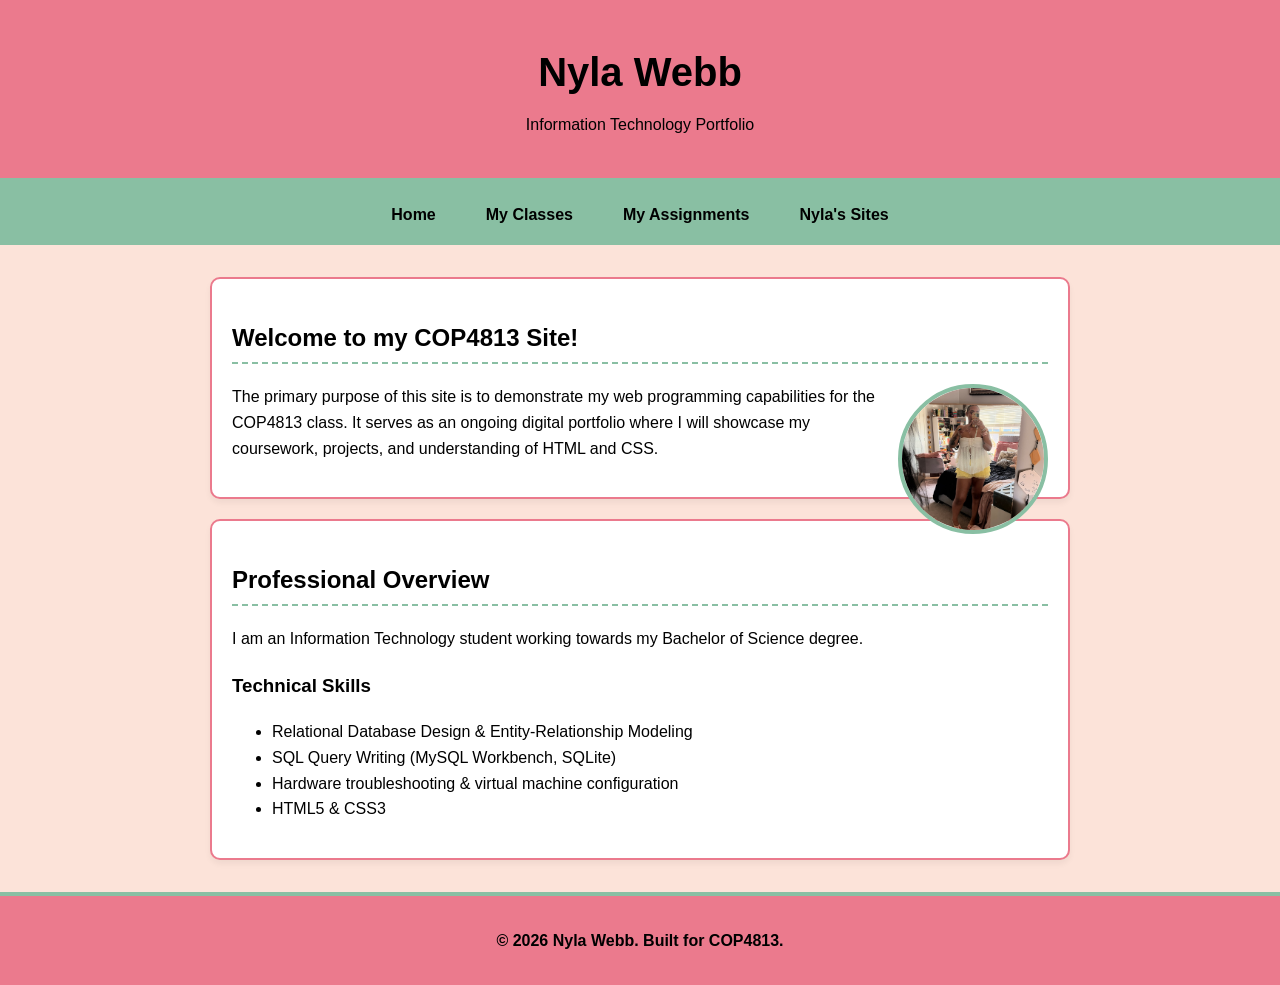
<file: index.html>
<!DOCTYPE html>
<html lang="en">
<head>
    <meta charset="UTF-8">
    <meta name="viewport" content="width=device-width, initial-scale=1.0">
    <meta name="description" content="Personal portfolio and COP4813 Course Site">
    <title>Nyla Webb | Home</title>
    
    <link rel="stylesheet" href="theme.css">
  <!-- This second CSS file loads if the screen is mobile -->
	<link rel="stylesheet" href="mobile.css" media="screen and (max-width: 768px)" />
</head>
<body>

    <header>
        <h1>Nyla Webb</h1>
        <p>Information Technology Portfolio</p>
    </header>

    <nav aria-label="Main Navigation">
        <ul>
            <li><a href="index.html">Home</a></li>
            
            <li><a href="#">My Classes</a>
                <ul>
                    <li><a href="index.html">COP4813</a></li>
                </ul>
            </li>
            
            <li><a href="#">My Assignments</a>
                <ul>
                    <!-- link connecting to your Assignment files -->
                    <li><a href="assignment1.html">Assignment 1</a></li>
                    <li><a href="index.html">Assignment 2</a></li>
                    <li><a href="assignment3.html">Assignment 3</a></li>
                    <li><a href="assignment4.html">Assignment 4</a></li>
					<li><a href="assignment5.html">Assignment 5</a></li>
					<li><a href="assignment6.html">Assignment 6</a></li>
					<li><a href="assignment7.html">Assignment 7</a></li>
					<li><a href="assignment9.html">Assignment 9</a></li>
					<li><a href="assignment10.html">Assignment 10</a></li>
					<li><a href="assignment11.html">Assignment 11</a></li>
					<li><a href="assignment12.html">Assignment 12</a></li>
					<li><a href="assignment13.html">Assignment 13</a></li>
                </ul>
            </li>
            
            <li><a href="#">Nyla's Sites</a>
                <ul>
                    <li><a href="https://www.spotify.com" target="_blank" rel="noopener noreferrer">Spotify</a></li>
                    <li><a href="https://www.youtube.com" target="_blank" rel="noopener noreferrer">YouTube</a></li>
                </ul>
            </li>
        </ul>
    </nav>

    <main>
        <section id="about">
            <h2>Welcome to my COP4813 Site!</h2>
            <img src="avatar.jpg" class="profile-img">
            
            <p>The primary purpose of this site is to demonstrate my web programming capabilities for the COP4813 class. It serves as an ongoing digital portfolio where I will showcase my coursework, projects, and understanding of HTML and CSS.</p>
        </section>

        <section id="resume">
            <h2>Professional Overview</h2>
            <p>I am an Information Technology student working towards my Bachelor of Science degree.</p>
            
            <h3>Technical Skills</h3>
            <ul>
                <li>Relational Database Design & Entity-Relationship Modeling</li>
                <li>SQL Query Writing (MySQL Workbench, SQLite)</li>
                <li>Hardware troubleshooting & virtual machine configuration</li>
                <li>HTML5 & CSS3</li>
            </ul>
        </section>
    </main>

    <footer>
        <p>&copy; 2026 Nyla Webb. Built for COP4813.</p>
    </footer>

</body>
</html>
</file>
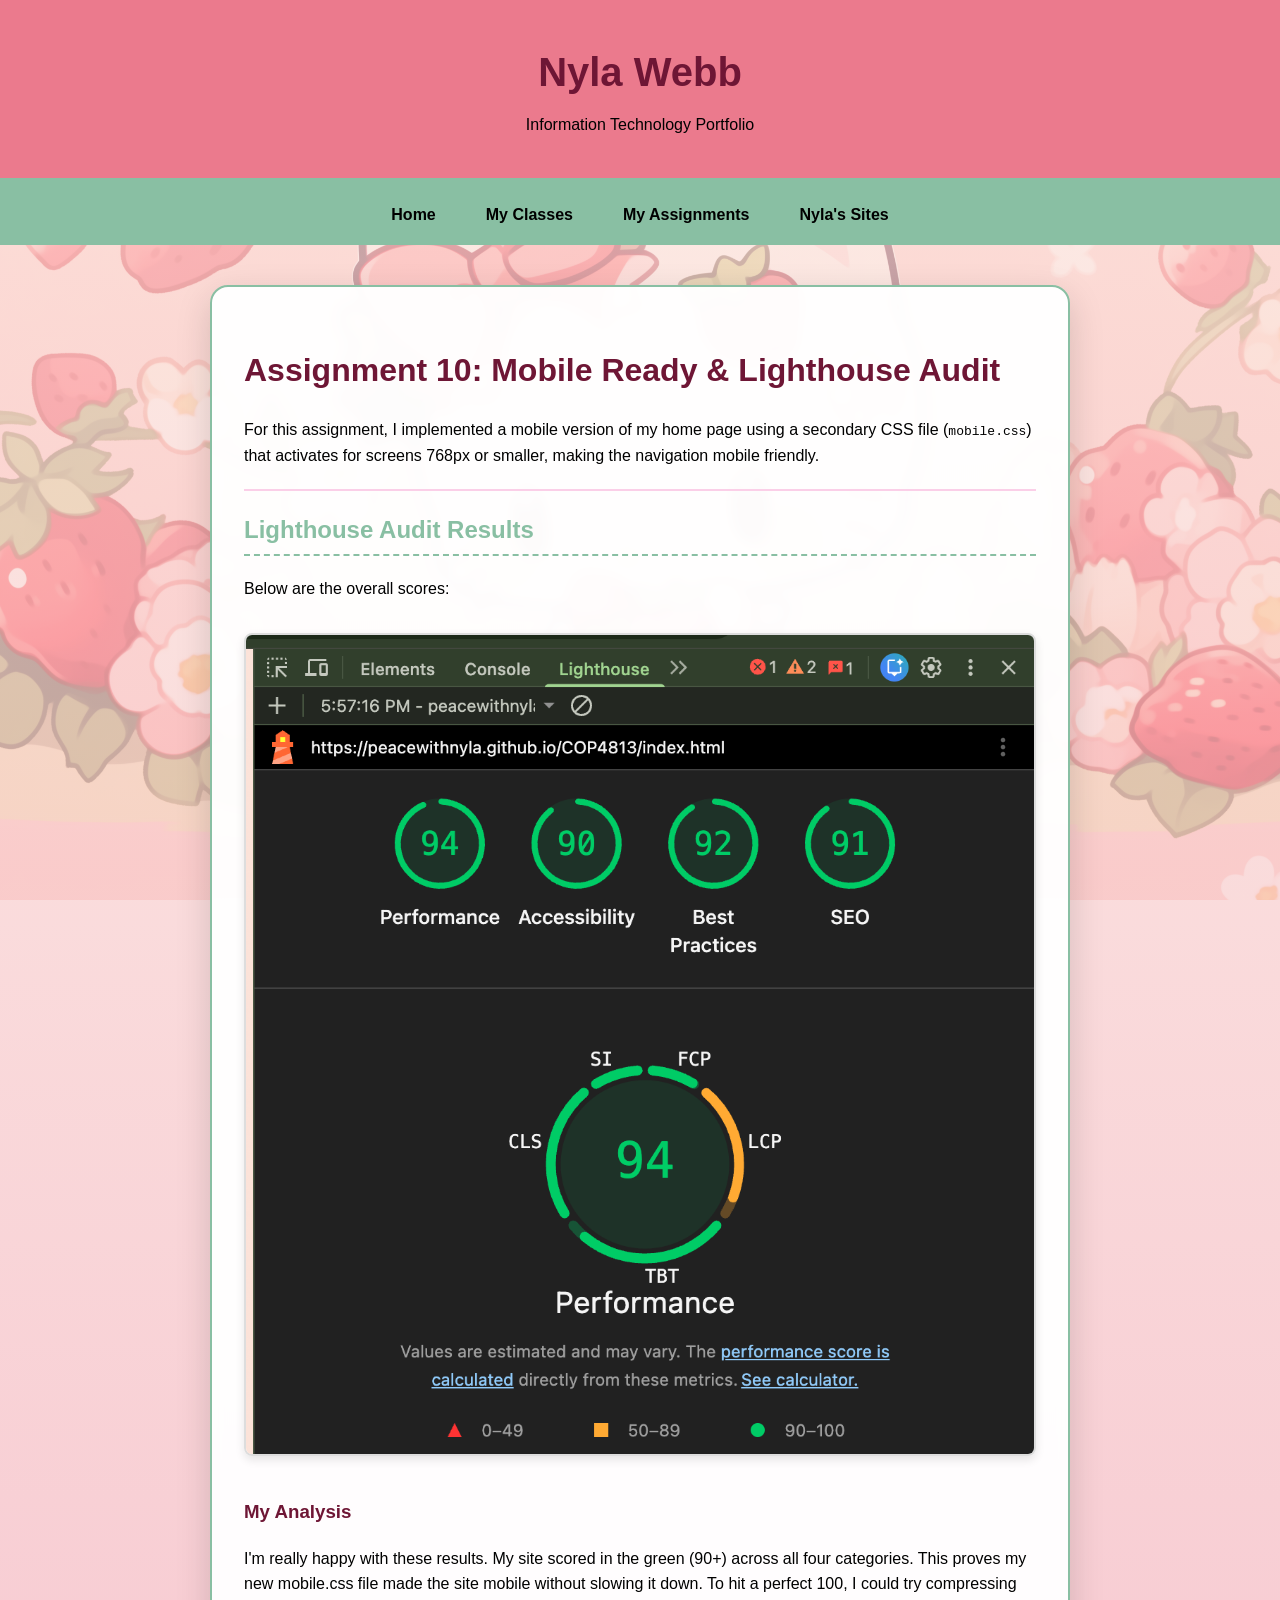
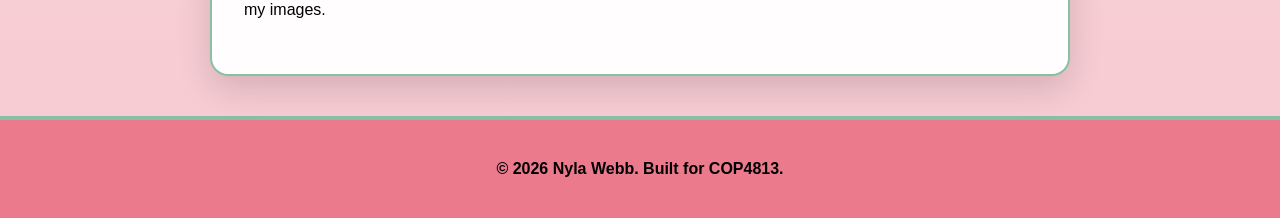
<file: assignment10.html>
<!DOCTYPE html>
<html lang="en">
<head>
  <meta charset="UTF-8" />
  <meta name="viewport" content="width=device-width, initial-scale=1.0" />
  <title>Nyla Webb | Assignment 10 - Mobile Ready</title>
  
  <link rel="stylesheet" href="theme.css" />
  <!-- This second CSS file ONLY loads if the screen is mobile -->
  <link rel="stylesheet" href="mobile.css" media="screen and (max-width: 768px)" />

  <style>
    *, *::before, *::after {
      box-sizing: border-box;
    }

    body {
      font-family: "Segoe UI", Tahoma, Geneva, Verdana, sans-serif;
      margin: 0; 
      padding: 0; 
      line-height: 1.6;
      background: linear-gradient(rgba(252, 227, 217, 0.65), rgba(235, 122, 141, 0.4)), url('hello kitty straw.jpg') no-repeat center center fixed;
      background-size: cover;
    }

    .game-card {
      background: rgba(255, 255, 255, 0.96); 
      backdrop-filter: blur(6px);
      max-width: 900px; 
      width: 100%; 
      margin: 2.5rem auto; 
      padding: 2.25rem 2rem;
      border-radius: 18px; 
      border: 2px solid var(--primary-green, #89bfa3); 
      box-shadow: 0 12px 35px rgba(0, 0, 0, 0.15);
    }

    .audit-img {
      max-width: 100%; 
      height: auto; 
      border: 2px solid #ddd; 
      border-radius: 8px; 
      margin: 15px 0;
      box-shadow: 0 4px 10px rgba(0,0,0,0.1);
    }

    h1, h2, h3 {
      color: var(--heading-dark, #6e1635);
    }
  </style>
</head>
<body>

    <header>
        <h1>Nyla Webb</h1>
        <p>Information Technology Portfolio</p>
    </header>

    <nav aria-label="Main Navigation">
        <ul>
            <li><a href="index.html">Home</a></li>
            <li><a href="#">My Classes</a>
                <ul><li><a href="index.html">COP4813</a></li></ul>
            </li>
            <li><a href="#">My Assignments</a>
                <ul>
                    <li><a href="assignment1.html">Assignment 1</a></li>
                    <li><a href="index.html">Assignment 2</a></li>
                    <li><a href="assignment3.html">Assignment 3</a></li>
                    <li><a href="assignment4.html">Assignment 4</a></li>
                    <li><a href="assignment5.html">Assignment 5</a></li>
                    <li><a href="assignment6.html">Assignment 6</a></li>
                    <li><a href="assignment7.html">Assignment 7</a></li>
                    <li><a href="assignment9.html">Assignment 9</a></li>
                    <li><a href="assignment10.html">Assignment 10</a></li>
					<li><a href="assignment11.html">Assignment 11</a></li>
					<li><a href="assignment12.html">Assignment 12</a></li>
					<li><a href="assignment13.html">Assignment 13</a></li>
                </ul>
            </li>
            <li><a href="#">Nyla's Sites</a>
                <ul>
                    <li><a href="https://www.spotify.com" target="_blank">Spotify</a></li>
                    <li><a href="https://www.youtube.com" target="_blank">YouTube</a></li>
                </ul>
            </li>
        </ul>
    </nav>

    <main>
      <div class="game-card">
        <h1>Assignment 10: Mobile Ready & Lighthouse Audit</h1>
        <p>For this assignment, I implemented a mobile version of my home page using a secondary CSS file (<code>mobile.css</code>) that activates for screens 768px or smaller, making the navigation mobile friendly.</p>
        
        <hr style="border: 1px solid #fbcfe8; margin: 20px 0;">

        <h2 style="color: #89bfa3;">Lighthouse Audit Results</h2>
        
        <p>Below are the overall scores:</p>
        
        <!-- The image source is now set directly to your upcoming mobilereport.jpg file -->
        <img src="mobilereport.jpg" alt="Lighthouse Mobile Audit Report" class="audit-img">

        <h3>My Analysis</h3>
        <p>
            I'm really happy with these results. My site scored in the green (90+) across all four categories. This proves my new mobile.css file made the site mobile without slowing it down. To hit a perfect 100, I could try compressing my images.
        </p>
      </div>
    </main>

    <footer style="text-align: center; padding: 20px;">
        <p>&copy; 2026 Nyla Webb. Built for COP4813.</p>
    </footer>

</body>
</html>
</file>
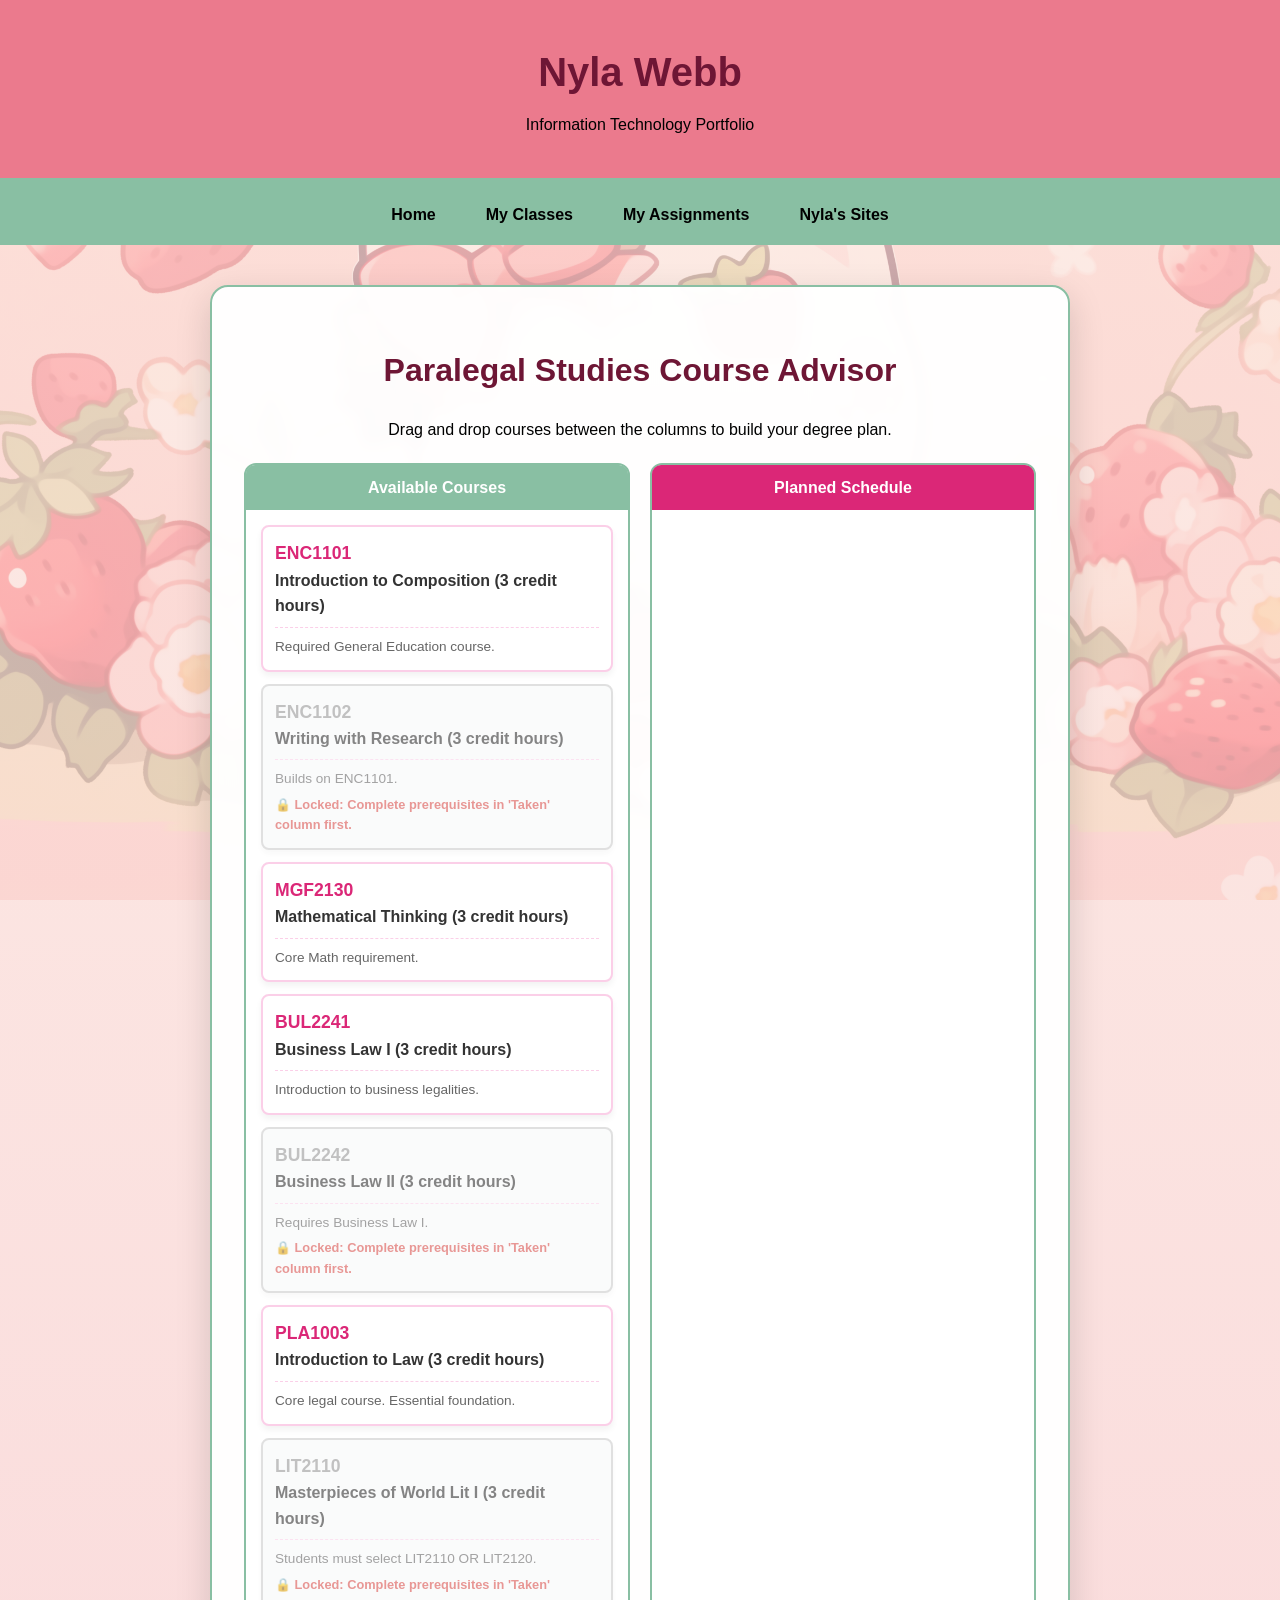
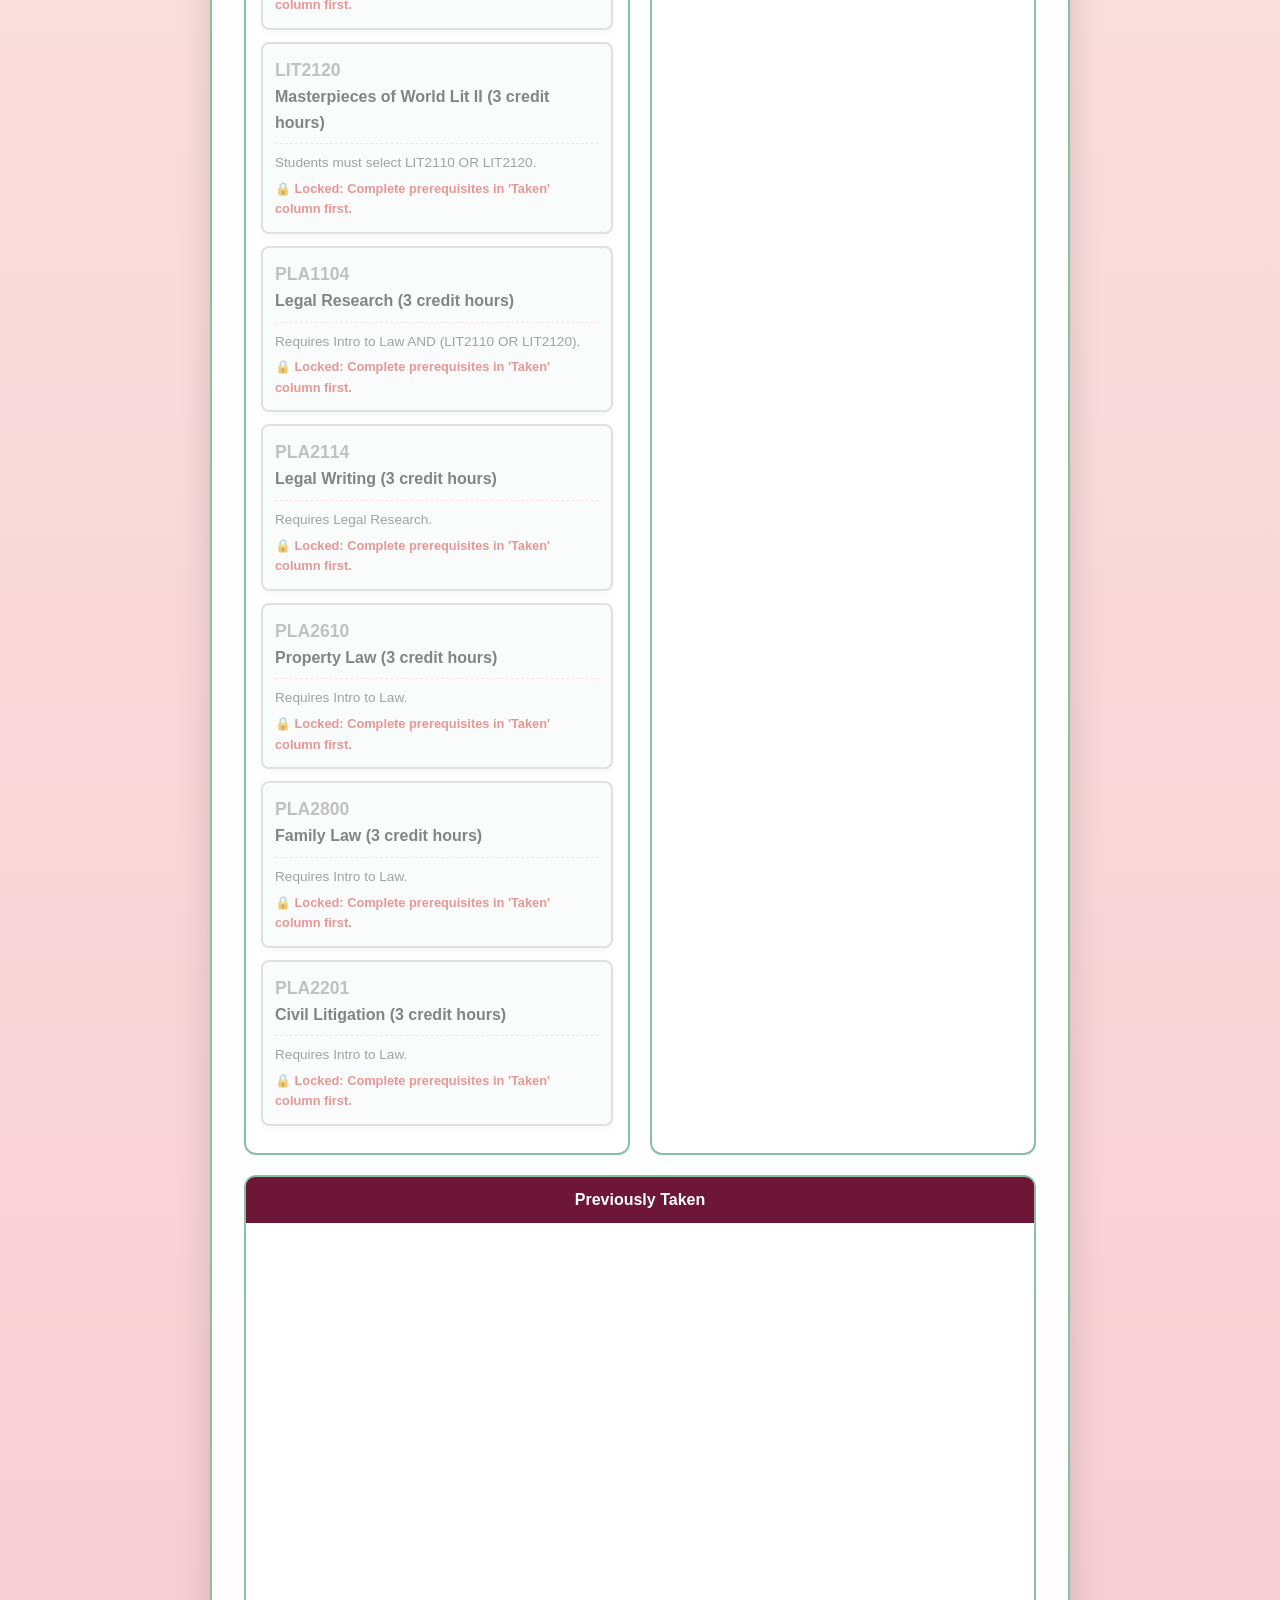
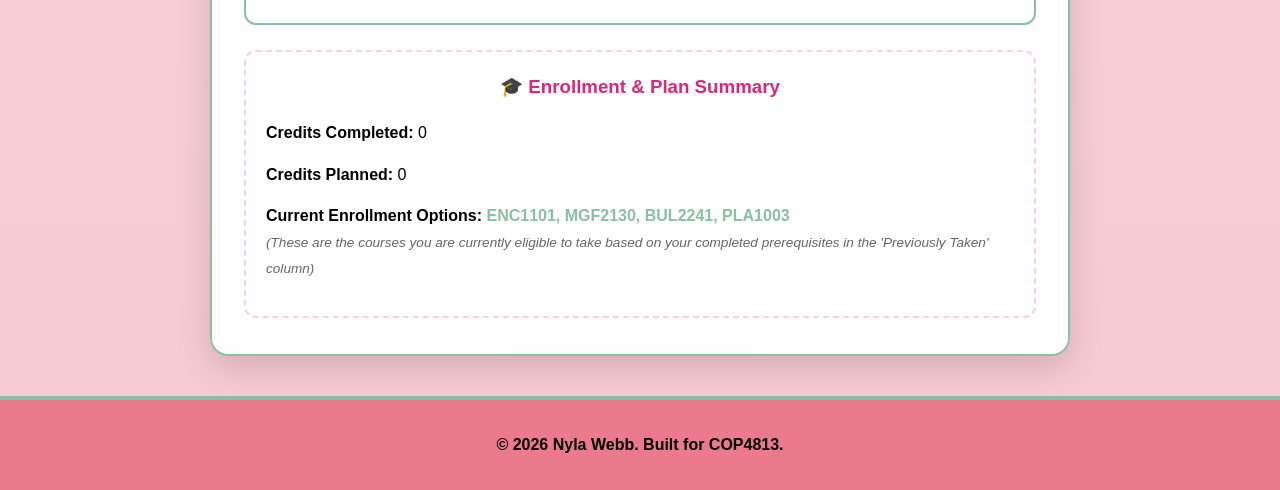
<file: assignment11.html>
<!DOCTYPE html>
<html lang="en">
<head>
  <meta charset="UTF-8" />
  <meta name="viewport" content="width=device-width, initial-scale=1.0" />
  <title>Nyla Webb | Assignment 11 - Dynamic Objects</title>
  
  <link rel="stylesheet" href="theme.css" />

  <style>
    *, *::before, *::after { box-sizing: border-box; }

    body {
      font-family: "Segoe UI", Tahoma, Geneva, Verdana, sans-serif;
      margin: 0; padding: 0; line-height: 1.6;
      background: linear-gradient(rgba(252, 227, 217, 0.65), rgba(235, 122, 141, 0.4)), url('hello kitty straw.jpg') no-repeat center center fixed;
      background-size: cover;
    }

    .game-card {
      background: rgba(255, 255, 255, 0.96); backdrop-filter: blur(6px);
      max-width: 1000px; width: 100%; margin: 2.5rem auto; padding: 2.25rem 2rem;
      border-radius: 18px; border: 2px solid var(--primary-green, #89bfa3); 
      box-shadow: 0 12px 35px rgba(0, 0, 0, 0.15);
    }

    h1, h2, h3 { color: var(--heading-dark, #6e1635); text-align: center; }

    /* Drag and Drop Grid System */
    .kanban-board {
      display: flex; gap: 20px; flex-wrap: wrap; margin-top: 20px;
    }

    .column {
      flex: 1; min-width: 260px;
      background: #ffffff;
      border: 2px solid #89bfa3;
      border-radius: 12px;
      display: flex; flex-direction: column;
    }

    .column-header {
      background: #89bfa3; color: white; padding: 10px;
      text-align: center; font-weight: bold; border-radius: 9px 9px 0 0;
    }

    .drop-zone {
      flex-grow: 1; padding: 15px; min-height: 400px;
      transition: background-color 0.3s;
    }

    .drop-zone.drag-hover { background-color: #fdf2f8; }

    /* Dynamically Generated Course Cards */
    .course-card {
      background: #ffffff; border: 2px solid #fbcfe8;
      border-radius: 8px; padding: 12px; margin-bottom: 12px;
      cursor: grab; box-shadow: 0 4px 6px rgba(0,0,0,0.05);
      transition: transform 0.2s;
    }
    .course-card:active { cursor: grabbing; transform: scale(0.98); }
    
    .course-id { font-weight: bold; color: #db2777; font-size: 1.1rem; }
    .course-title { font-weight: 600; color: #333; }
    .course-note { 
      font-size: 0.85em; color: #666; margin-top: 8px; 
      padding-top: 8px; border-top: 1px dashed #fbcfe8; 
    }

    /* Status Classes assigned via JavaScript */
    .course-card.locked {
      background: #f8f9fa; border-color: #ccc;
      cursor: not-allowed; opacity: 0.6;
    }
    .course-card.locked .course-id { color: #999; }
    
    .course-card.disabled {
      background: #ffe3e3; border-color: #ffb3b3;
      cursor: not-allowed; opacity: 0.5;
    }
    .course-card.disabled .course-title { text-decoration: line-through; }
    
    .status-msg { font-size: 0.8em; font-weight: bold; margin-top: 5px; }
    .locked-msg { color: #d9534f; }
    .disabled-msg { color: #c9302c; }

    /* Summary Panel */
    .summary-panel {
      margin-top: 25px; padding: 20px; background: #ffffff; 
      border: 2px dashed #fbcfe8; border-radius: 12px;
    }
  </style>
</head>
<body>

    <header>
        <h1>Nyla Webb</h1>
        <p>Information Technology Portfolio</p>
    </header>

    <nav aria-label="Main Navigation">
        <ul>
            <li><a href="index.html">Home</a></li>
            <li><a href="#">My Classes</a>
                <ul><li><a href="index.html">COP4813</a></li></ul>
            </li>
            <li><a href="#">My Assignments</a>
                <ul>
                    <li><a href="assignment1.html">Assignment 1</a></li>
                    <li><a href="index.html">Assignment 2</a></li>
                    <li><a href="assignment3.html">Assignment 3</a></li>
                    <li><a href="assignment4.html">Assignment 4</a></li>
                    <li><a href="assignment5.html">Assignment 5</a></li>
                    <li><a href="assignment6.html">Assignment 6</a></li>
                    <li><a href="assignment7.html">Assignment 7</a></li>
                    <li><a href="assignment9.html">Assignment 9</a></li>
                    <li><a href="assignment10.html">Assignment 10</a></li>
                    <li><a href="assignment11.html">Assignment 11</a></li>
					<li><a href="assignment12.html">Assignment 12</a></li>
					<li><a href="assignment13.html">Assignment 13</a></li>
                </ul>
            </li>
            <li><a href="#">Nyla's Sites</a>
                <ul>
                    <li><a href="https://www.spotify.com" target="_blank">Spotify</a></li>
                    <li><a href="https://www.youtube.com" target="_blank">YouTube</a></li>
                </ul>
            </li>
        </ul>
    </nav>

    <main>
      <div class="game-card">
        <h1>Paralegal Studies Course Advisor</h1>
        <p style="text-align: center;">Drag and drop courses between the columns to build your degree plan.</p>
        
        <div class="kanban-board">
          
          <div class="column">
            <div class="column-header">Available Courses</div>
            <div class="drop-zone" id="zone-available" 
                 ondrop="drop(event, 'available')" 
                 ondragover="allowDrop(event)" 
                 ondragenter="dragEnter(event)" 
                 ondragleave="dragLeave(event)">
            </div>
          </div>

          <div class="column">
            <div class="column-header" style="background:#db2777;">Planned Schedule</div>
            <div class="drop-zone" id="zone-planned" 
                 ondrop="drop(event, 'planned')" 
                 ondragover="allowDrop(event)" 
                 ondragenter="dragEnter(event)" 
                 ondragleave="dragLeave(event)">
            </div>
          </div>

          <div class="column">
            <div class="column-header" style="background:#6e1635;">Previously Taken</div>
            <div class="drop-zone" id="zone-taken" 
                 ondrop="drop(event, 'taken')" 
                 ondragover="allowDrop(event)" 
                 ondragenter="dragEnter(event)" 
                 ondragleave="dragLeave(event)">
            </div>
          </div>

        </div>

        <!-- NEW: Dynamic Enrollment Summary Panel -->
        <div class="summary-panel">
            <h3 style="margin-top: 0; color: #db2777;">🎓 Enrollment & Plan Summary</h3>
            <p><strong>Credits Completed:</strong> <span id="credits-taken">0</span></p>
            <p><strong>Credits Planned:</strong> <span id="credits-planned">0</span></p>
            <p>
              <strong>Current Enrollment Options:</strong> <span id="enrollment-options" style="font-weight:bold; color:#89bfa3;">None</span> 
              <br><em style="font-size: 0.85em; color: #666;">(These are the courses you are currently eligible to take based on your completed prerequisites in the 'Previously Taken' column)</em>
            </p>
        </div>

      </div>
    </main>

    <footer>
        <p>&copy; 2026 Nyla Webb. Built for COP4813.</p>
    </footer>

    <script>
      // 1. JSON Data Structure for Paralegal Studies A.S.
      const catalogJSON = [
        { id: "ENC1101", title: "Introduction to Composition", credits: 3, prereqs: [], orGroup: null, note: "Required General Education course." },
        { id: "ENC1102", title: "Writing with Research", credits: 3, prereqs: ["ENC1101"], orGroup: null, note: "Builds on ENC1101." },
        { id: "MGF2130", title: "Mathematical Thinking", credits: 3, prereqs: [], orGroup: null, note: "Core Math requirement." },
        { id: "BUL2241", title: "Business Law I", credits: 3, prereqs: [], orGroup: null, note: "Introduction to business legalities." },
        { id: "BUL2242", title: "Business Law II", credits: 3, prereqs: ["BUL2241"], orGroup: null, note: "Requires Business Law I." },
        { id: "PLA1003", title: "Introduction to Law", credits: 3, prereqs: [], orGroup: null, note: "Core legal course. Essential foundation." },
        { id: "LIT2110", title: "Masterpieces of World Lit I", credits: 3, prereqs: ["ENC1101"], orGroup: "LIT_REQ", note: "Students must select LIT2110 OR LIT2120." },
        { id: "LIT2120", title: "Masterpieces of World Lit II", credits: 3, prereqs: ["ENC1101"], orGroup: "LIT_REQ", note: "Students must select LIT2110 OR LIT2120." },
        { id: "PLA1104", title: "Legal Research", credits: 3, prereqs: ["PLA1003", ["LIT2110", "LIT2120"]], orGroup: null, note: "Requires Intro to Law AND (LIT2110 OR LIT2120)." },
        { id: "PLA2114", title: "Legal Writing", credits: 3, prereqs: ["PLA1104"], orGroup: null, note: "Requires Legal Research." },
        { id: "PLA2610", title: "Property Law", credits: 3, prereqs: ["PLA1003"], orGroup: null, note: "Requires Intro to Law." },
        { id: "PLA2800", title: "Family Law", credits: 3, prereqs: ["PLA1003"], orGroup: null, note: "Requires Intro to Law." },
        { id: "PLA2201", title: "Civil Litigation", credits: 3, prereqs: ["PLA1003"], orGroup: null, note: "Requires Intro to Law." }
      ];

      // Track the location of each course ('available', 'planned', 'taken')
      let studentState = {};
      catalogJSON.forEach(c => { studentState[c.id] = "available"; });

      // 2. Dynamic Interface Creation & Evaluation
      function renderBoard() {
        const takenCourses = Object.keys(studentState).filter(id => studentState[id] === "taken");
        const plannedCourses = Object.keys(studentState).filter(id => studentState[id] === "planned");
        
        // Find out which "OR" groups are already fulfilled by taken courses
        const takenGroups = takenCourses.map(id => catalogJSON.find(c => c.id === id).orGroup).filter(g => g !== null);

        // Reset columns
        document.getElementById("zone-available").innerHTML = "";
        document.getElementById("zone-planned").innerHTML = "";
        document.getElementById("zone-taken").innerHTML = "";
        
        // Variables for our new Enrollment Summary feature
        let creditsTaken = 0;
        let creditsPlanned = 0;
        let enrollmentOptions = [];

        catalogJSON.forEach(course => {
            let isPrereqMet = true;
            
            // Check prerequisites (handles both AND and OR arrays)
            course.prereqs.forEach(req => {
                if (Array.isArray(req)) {
                   if (!req.some(r => takenCourses.includes(r))) isPrereqMet = false;
                } else {
                   if (!takenCourses.includes(req)) isPrereqMet = false;
                }
            });
            
            // Check if course should be disabled because its "OR" alternative was taken
            let isDisabledByOrGroup = course.orGroup && takenGroups.includes(course.orGroup) && !takenCourses.includes(course.id);
            
            // Generate DOM Element
            let card = document.createElement('div');
            card.className = "course-card";
            card.id = course.id;
            
            card.innerHTML = `
                <div class="course-id">${course.id}</div>
                <div class="course-title">${course.title} (${course.credits} credit hours)</div>
                <div class="course-note">${course.note}</div>
            `;
            
            // Assign card to column and calculate credits
            if (studentState[course.id] === "taken") {
                creditsTaken += course.credits;
                card.draggable = true;
                card.ondragstart = drag;
                document.getElementById("zone-taken").appendChild(card);
            } else if (studentState[course.id] === "planned") {
                creditsPlanned += course.credits;
                card.draggable = true;
                card.ondragstart = drag;
                document.getElementById("zone-planned").appendChild(card);
            } else {
                // Course is in the 'available' column. Determine its status.
                if (isDisabledByOrGroup) {
                    card.classList.add("disabled");
                    card.innerHTML += `<div class="status-msg disabled-msg">⚠ Disabled: You already took an alternative course for this requirement.</div>`;
                    document.getElementById("zone-available").appendChild(card);
                } else if (!isPrereqMet) {
                    card.classList.add("locked");
                    card.innerHTML += `<div class="status-msg locked-msg">🔒 Locked: Complete prerequisites in 'Taken' column first.</div>`;
                    document.getElementById("zone-available").appendChild(card);
                } else {
                    // Prereqs are met! This is a valid enrollment option.
                    enrollmentOptions.push(course.id);
                    card.draggable = true;
                    card.ondragstart = drag;
                    document.getElementById("zone-available").appendChild(card);
                }
            }
        });

        // Update the Enrollment Summary Panel text dynamically
        document.getElementById("credits-taken").innerText = creditsTaken;
        document.getElementById("credits-planned").innerText = creditsPlanned;
        document.getElementById("enrollment-options").innerText = enrollmentOptions.length > 0 ? enrollmentOptions.join(", ") : "None at this time.";
      }

      // 3. Drag and Drop Event Handling
      function drag(ev) { ev.dataTransfer.setData("text", ev.target.id); }
      function allowDrop(ev) { ev.preventDefault(); }
      function dragEnter(ev) { ev.currentTarget.classList.add('drag-hover'); }
      function dragLeave(ev) { ev.currentTarget.classList.remove('drag-hover'); }
      
      function drop(ev, category) {
          ev.preventDefault();
          ev.currentTarget.classList.remove('drag-hover');
          let data = ev.dataTransfer.getData("text");
          
          if(data) {
              studentState[data] = category;
              
              // Failsafe: If a user moves a prereq OUT of 'taken', kick dependent courses out of 'planned' or 'taken' back to 'available'
              let changed = true;
              while (changed) {
                  changed = false;
                  let taken = Object.keys(studentState).filter(id => studentState[id] === "taken");
                  catalogJSON.forEach(c => {
                      if (studentState[c.id] !== "available") {
                          let isPrereqMet = true;
                          c.prereqs.forEach(req => {
                              if (Array.isArray(req)) {
                                  if (!req.some(r => taken.includes(r))) isPrereqMet = false;
                              } else {
                                  if (!taken.includes(req)) isPrereqMet = false;
                              }
                          });
                          if (!isPrereqMet) {
                              studentState[c.id] = "available";
                              changed = true; // Rerun loop in case of chain reactions
                          }
                      }
                  });
              }
              renderBoard();
          }
      }

      // Start the application
      renderBoard();
    </script>
</body>
</html>
</file>
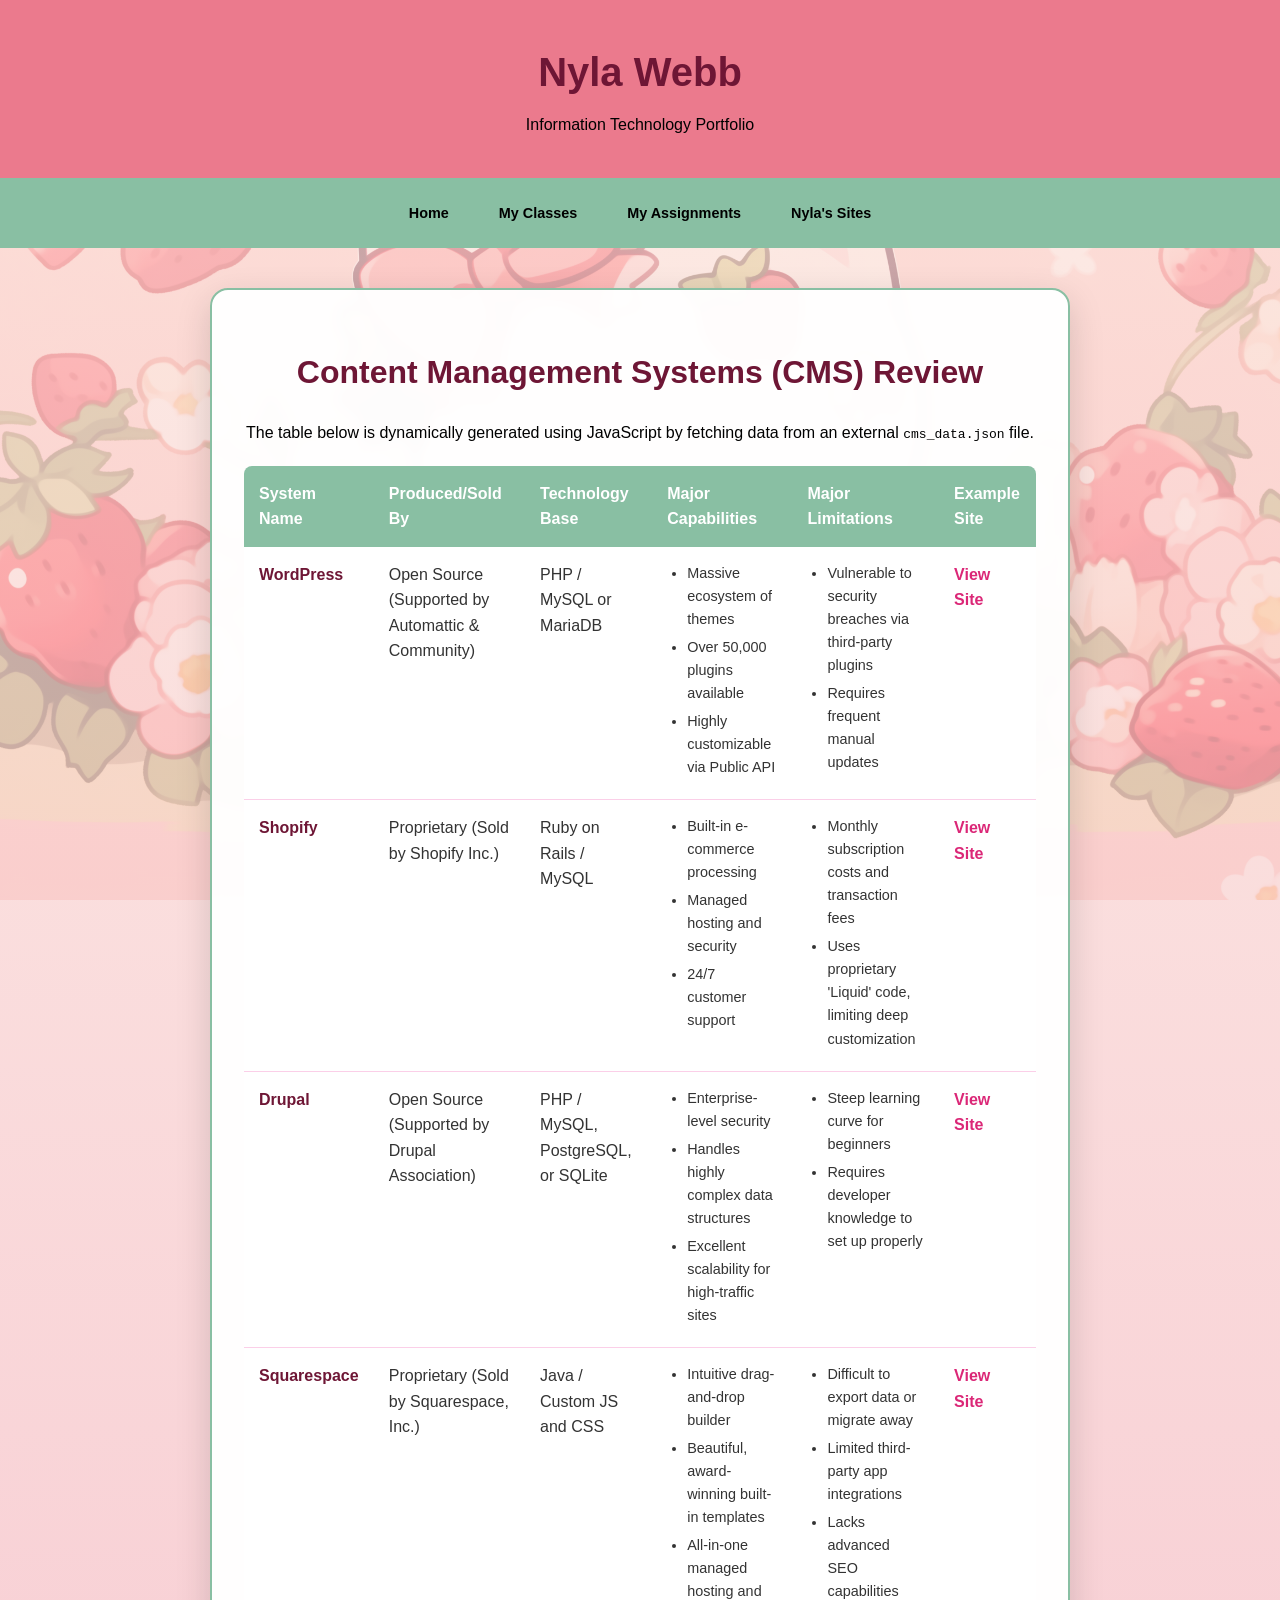
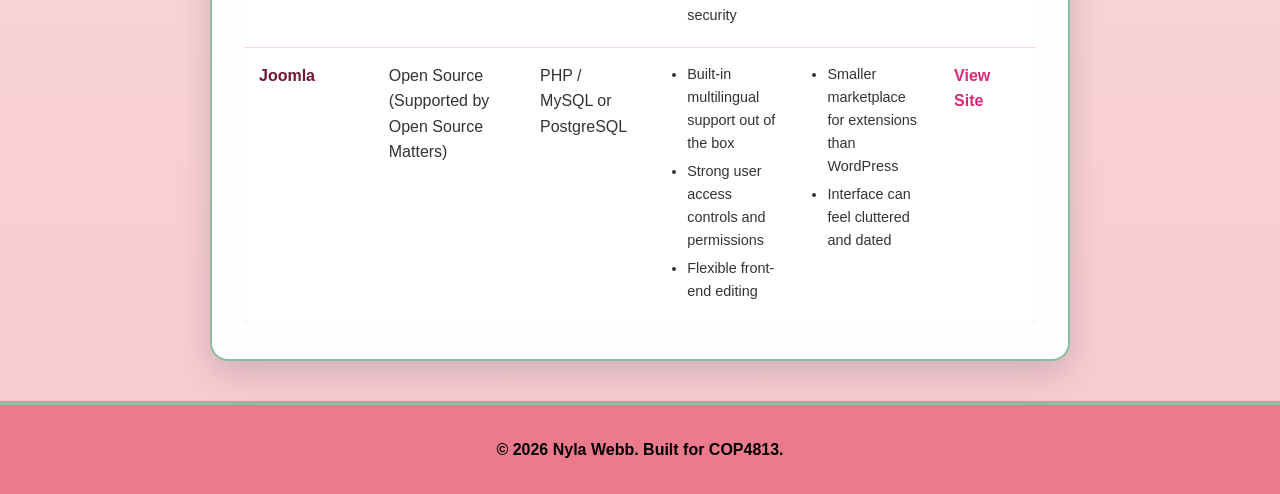
<file: assignment12.html>
<!DOCTYPE html>
<html lang="en">
<head>
  <meta charset="UTF-8" />
  <meta name="viewport" content="width=device-width, initial-scale=1.0" />
  <title>Nyla Webb | Assignment 12 - CMS Review</title>
  
  <link rel="stylesheet" href="theme.css" />

  <style>
    *, *::before, *::after { box-sizing: border-box; }

    body {
      font-family: "Segoe UI", Tahoma, Geneva, Verdana, sans-serif;
      margin: 0; padding: 0; line-height: 1.6;
      background: linear-gradient(rgba(252, 227, 217, 0.65), rgba(235, 122, 141, 0.4)), url('hello kitty straw.jpg') no-repeat center center fixed;
      background-size: cover;
    }

    .game-card {
      background: rgba(255, 255, 255, 0.96); backdrop-filter: blur(6px);
      max-width: 1200px; width: 100%; margin: 2.5rem auto; padding: 2.25rem 2rem;
      border-radius: 18px; border: 2px solid var(--primary-green, #89bfa3); 
      box-shadow: 0 12px 35px rgba(0, 0, 0, 0.15);
    }

    h1, h2, h3 { color: var(--heading-dark, #6e1635); text-align: center; }

    /* Dynamic Table Styling */
    .table-responsive {
      overflow-x: auto;
      margin-top: 20px;
    }

    table {
      width: 100%;
      border-collapse: collapse;
      background: white;
      border-radius: 8px;
      overflow: hidden;
      box-shadow: 0 4px 6px rgba(0,0,0,0.05);
    }

    th {
      background: #89bfa3;
      color: white;
      text-align: left;
      padding: 15px;
      font-weight: bold;
    }

    td {
      padding: 15px;
      border-bottom: 1px solid #fbcfe8;
      vertical-align: top;
      color: #333;
    }

    tr:last-child td { border-bottom: none; }
    
    tr:hover { background-color: #fdf2f8; }

    ul { margin: 0; padding-left: 20px; }
    li { margin-bottom: 5px; font-size: 0.9em; }

    a.cms-link {
      color: #db2777;
      text-decoration: none;
      font-weight: bold;
    }
    a.cms-link:hover { text-decoration: underline; }
  </style>
</head>
<body>

    <header>
        <h1>Nyla Webb</h1>
        <p>Information Technology Portfolio</p>
    </header>

    <nav aria-label="Main Navigation">
        <ul>
            <li><a href="index.html">Home</a></li>
            <li><a href="#">My Classes</a>
                <ul><li><a href="index.html">COP4813</a></li></ul>
            </li>
            <li><a href="#">My Assignments</a>
                <ul>
                    <li><a href="assignment1.html">Assignment 1</a></li>
                    <li><a href="index.html">Assignment 2</a></li>
                    <li><a href="assignment3.html">Assignment 3</a></li>
                    <li><a href="assignment4.html">Assignment 4</a></li>
                    <li><a href="assignment5.html">Assignment 5</a></li>
                    <li><a href="assignment6.html">Assignment 6</a></li>
                    <li><a href="assignment7.html">Assignment 7</a></li>
                    <li><a href="assignment9.html">Assignment 9</a></li>
                    <li><a href="assignment10.html">Assignment 10</a></li>
                    <li><a href="assignment11.html">Assignment 11</a></li>
                    <li><a href="assignment12.html">Assignment 12</a></li>
					<li><a href="assignment13.html">Assignment 13</a></li>
                </ul>
            </li>
            <li><a href="#">Nyla's Sites</a>
                <ul>
                    <li><a href="https://www.spotify.com" target="_blank">Spotify</a></li>
                    <li><a href="https://www.youtube.com" target="_blank">YouTube</a></li>
                </ul>
            </li>
        </ul>
    </nav>

    <main>
      <div class="game-card">
        <h1>Content Management Systems (CMS) Review</h1>
        <p style="text-align: center;">The table below is dynamically generated using JavaScript by fetching data from an external <code>cms_data.json</code> file.</p>
        
        <div class="table-responsive">
            <table id="cms-table">
                <thead>
                    <tr>
                        <th>System Name</th>
                        <th>Produced/Sold By</th>
                        <th>Technology Base</th>
                        <th>Major Capabilities</th>
                        <th>Major Limitations</th>
                        <th>Example Site</th>
                    </tr>
                </thead>
                <tbody id="cms-body">
                    <!-- JSON Data will be injected here via JavaScript -->
                </tbody>
            </table>
        </div>

      </div>
    </main>

    <footer>
        <p>&copy; 2026 Nyla Webb. Built for COP4813.</p>
    </footer>

    <!-- JavaScript to fetch JSON and build the table -->
    <script>
      // Fetch the external JSON file
      fetch('cms_data.json')
        .then(response => {
            if (!response.ok) {
                throw new Error("Network response was not ok. If you are viewing this locally, CORS policy may block the fetch command until pushed to GitHub.");
            }
            return response.json();
        })
        .then(data => {
            const tableBody = document.getElementById('cms-body');
            
            // Loop through each CMS in the JSON array
            data.forEach(cms => {
                // Create list items for capabilities array
                let capabilitiesList = "";
                cms.capabilities.forEach(item => {
                    capabilitiesList += `<li>${item}</li>`;
                });

                // Create list items for limitations array
                let limitationsList = "";
                cms.limitations.forEach(item => {
                    limitationsList += `<li>${item}</li>`;
                });

                // Create a new table row for the CMS
                const tr = document.createElement('tr');
                tr.innerHTML = `
                    <td style="font-weight:bold; color:#6e1635;">${cms.name}</td>
                    <td>${cms.support}</td>
                    <td>${cms.technology}</td>
                    <td><ul>${capabilitiesList}</ul></td>
                    <td><ul>${limitationsList}</ul></td>
                    <td><a class="cms-link" href="${cms.exampleSite}" target="_blank">View Site</a></td>
                `;
                
                // Add the row to the table body
                tableBody.appendChild(tr);
            });
        })
        .catch(error => {
            console.error('Error fetching JSON data:', error);
            document.getElementById('cms-body').innerHTML = `<tr><td colspan="6" style="text-align:center; color:red;">Data could not be loaded. Please ensure you are viewing this via GitHub Pages or a local server.</td></tr>`;
        });
    </script>
</body>
</html>
</file>
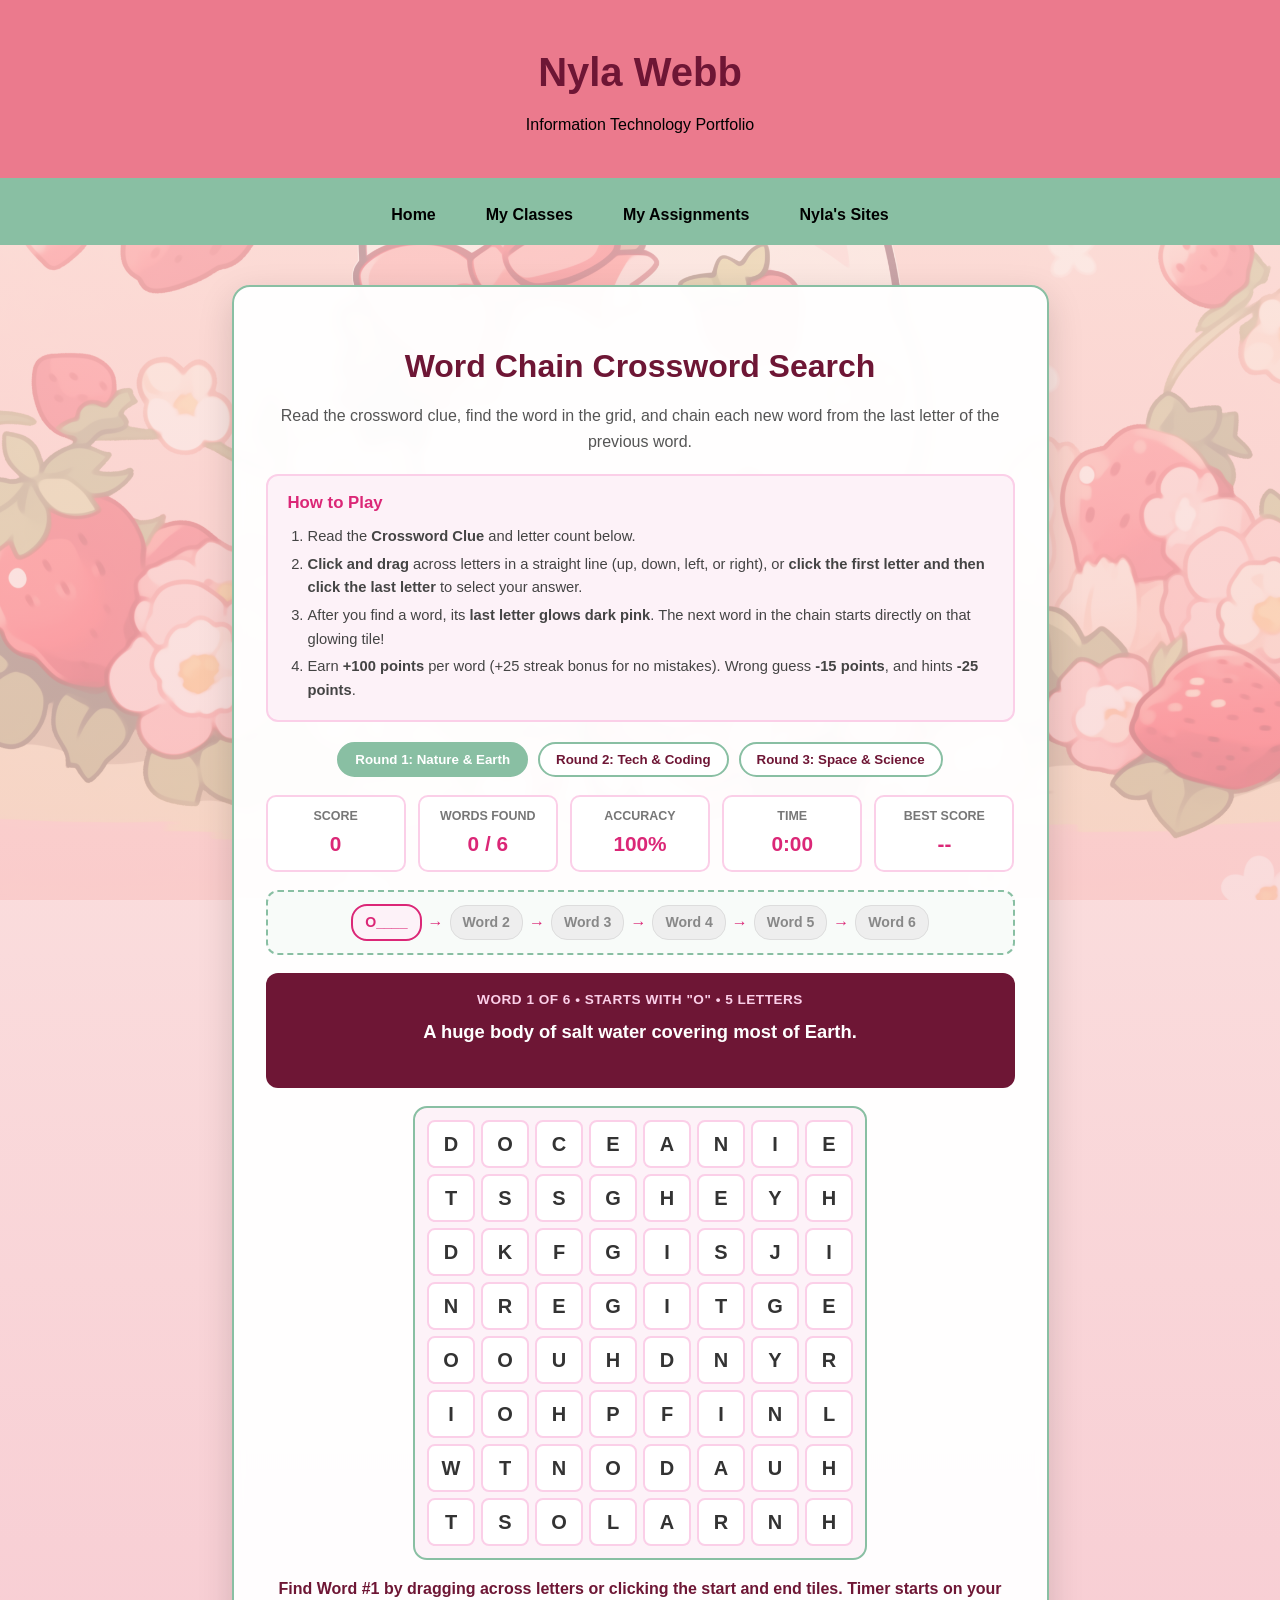
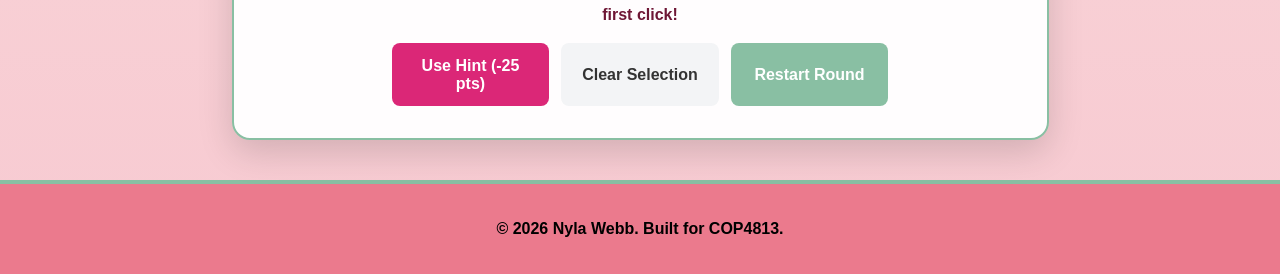
<file: assignment13.html>
<!DOCTYPE html>
<html lang="en">
<head>
  <meta charset="UTF-8" />
  <meta name="viewport" content="width=device-width, initial-scale=1.0" />
  <title>Nyla Webb | Assignment 13 - Word Chain Grid Game</title>

  <link rel="stylesheet" href="theme.css" />

  <style>
    *, *::before, *::after { box-sizing: border-box; }

    body {
      font-family: "Segoe UI", Tahoma, Geneva, Verdana, sans-serif;
      margin: 0; padding: 0; line-height: 1.6;
      background: linear-gradient(rgba(252, 227, 217, 0.65), rgba(235, 122, 141, 0.4)), url('hello kitty straw.jpg') no-repeat center center fixed;
      background-size: cover;
    }

    .game-card {
      background: rgba(255, 255, 255, 0.96);
      backdrop-filter: blur(6px);
      max-width: 960px;
      width: 95%;
      margin: 2.5rem auto;
      padding: 2rem;
      border-radius: 18px;
      border: 2px solid var(--primary-green, #89bfa3);
      box-shadow: 0 12px 35px rgba(0, 0, 0, 0.15);
    }

    h1, h2, h3 { color: var(--heading-dark, #6e1635); text-align: center; }
    .subtitle { text-align: center; color: #555; margin-top: -10px; margin-bottom: 20px; }

    /* Rules Box */
    .rules-box {
      background: #fdf2f8;
      border: 2px solid #fbcfe8;
      border-radius: 12px;
      padding: 14px 20px;
      margin-bottom: 20px;
    }
    .rules-box h3 { margin: 0 0 8px 0; text-align: left; font-size: 1.05rem; color: #db2777; }
    .rules-box ol { margin: 0; padding-left: 20px; color: #444; font-size: 0.92rem; }
    .rules-box li { margin-bottom: 4px; }

    /* Theme Selector Buttons */
    .round-selector {
      display: flex;
      justify-content: center;
      gap: 10px;
      flex-wrap: wrap;
      margin-bottom: 18px;
    }
    .round-btn {
      padding: 8px 16px;
      border-radius: 20px;
      border: 2px solid #89bfa3;
      background: #ffffff;
      color: #6e1635;
      font-weight: bold;
      cursor: pointer;
      transition: all 0.2s;
    }
    .round-btn:hover { background: #e8f5ee; }
    .round-btn.active { background: #89bfa3; color: #ffffff; }

    /* Performance Dashboard */
    .stats-bar {
      display: grid;
      grid-template-columns: repeat(auto-fit, minmax(130px, 1fr));
      gap: 12px;
      margin-bottom: 18px;
    }
    .stat-box {
      background: #ffffff;
      border: 2px solid #fbcfe8;
      border-radius: 10px;
      padding: 10px;
      text-align: center;
    }
    .stat-label { font-size: 0.78rem; text-transform: uppercase; color: #777; font-weight: bold; }
    .stat-value { font-size: 1.3rem; font-weight: bold; color: #db2777; }

    /* Visual Word Chain Track */
    .chain-track {
      display: flex;
      flex-wrap: wrap;
      align-items: center;
      justify-content: center;
      gap: 6px;
      margin-bottom: 18px;
      padding: 12px;
      background: #f8fbf9;
      border: 2px dashed #89bfa3;
      border-radius: 12px;
    }
    .chain-pill {
      padding: 5px 12px;
      border-radius: 16px;
      font-weight: bold;
      font-size: 0.88rem;
      background: #eeeeee;
      color: #888;
      border: 1px solid #ddd;
    }
    .chain-pill.solved { background: #89bfa3; color: #ffffff; border-color: #6fa98b; }
    .chain-pill.current { background: #fdf2f8; color: #db2777; border: 2px solid #db2777; }
    .chain-arrow { color: #db2777; font-weight: bold; }

    /* Active Clue Banner */
    .clue-panel {
      background: #6e1635;
      color: #ffffff;
      border-radius: 12px;
      padding: 16px 20px;
      margin-bottom: 18px;
      text-align: center;
    }
    .clue-meta {
      font-size: 0.85rem;
      color: #fbcfe8;
      font-weight: bold;
      text-transform: uppercase;
      letter-spacing: 0.5px;
    }
    .clue-text { font-size: 1.15rem; font-weight: 600; margin: 6px 0 0 0; }
    .hint-text { font-size: 0.9rem; color: #fde68a; margin-top: 6px; min-height: 20px; }

    /* Main Game Area */
    .game-layout {
      display: flex;
      flex-direction: column;
      align-items: center;
      gap: 16px;
    }

    /* 8x8 Word Search Grid */
    .word-grid {
      display: grid;
      grid-template-columns: repeat(8, 48px);
      grid-template-rows: repeat(8, 48px);
      gap: 6px;
      background: #fdf2f8;
      padding: 12px;
      border-radius: 14px;
      border: 2px solid #89bfa3;
      user-select: none;
      -webkit-user-select: none;
    }

    .grid-cell {
      width: 48px;
      height: 48px;
      display: flex;
      align-items: center;
      justify-content: center;
      font-size: 1.25rem;
      font-weight: bold;
      color: #333;
      background: #ffffff;
      border: 2px solid #fbcfe8;
      border-radius: 8px;
      cursor: pointer;
      transition: transform 0.1s, background-color 0.15s, border-color 0.15s;
    }

    .grid-cell:hover {
      border-color: #db2777;
      transform: scale(1.04);
    }

    .grid-cell.found {
      background: #d8f3e5;
      border-color: #89bfa3;
      color: #1f5c40;
    }

    .grid-cell.start-anchor {
      background: #db2777;
      border-color: #6e1635;
      color: #ffffff;
      animation: pulseAnchor 1.4s infinite;
    }

    .grid-cell.hint-glow {
      background: #fef08a;
      border-color: #eab308;
      color: #854d0e;
    }

    .grid-cell.selecting {
      background: #f9a8d4;
      border-color: #be185d;
      color: #6e1635;
      transform: scale(1.06);
    }

    @keyframes pulseAnchor {
      0%, 100% { box-shadow: 0 0 0 0 rgba(219, 39, 119, 0.55); }
      50% { box-shadow: 0 0 0 8px rgba(219, 39, 119, 0); }
    }

    /* Controls & Feedback */
    .feedback-bar {
      min-height: 28px;
      font-weight: bold;
      font-size: 1rem;
      text-align: center;
      color: #6e1635;
    }
    .feedback-bar.good { color: #2d7a55; }
    .feedback-bar.bad { color: #c9302c; }

    .controls {
      display: flex;
      gap: 12px;
      flex-wrap: wrap;
      justify-content: center;
    }
    .action-btn {
      padding: 10px 18px;
      border-radius: 10px;
      border: none;
      font-weight: bold;
      cursor: pointer;
      font-size: 0.95rem;
      transition: opacity 0.2s;
    }
    .action-btn:hover { opacity: 0.9; }
    .btn-hint { background: #db2777; color: #ffffff; }
    .btn-clear { background: #f3f4f6; color: #333; border: 1px solid #ccc; }
    .btn-reset { background: #89bfa3; color: #ffffff; }

    /* End-of-Round Summary Panel */
    .summary-box {
      display: none;
      width: 100%;
      margin-top: 10px;
      padding: 20px;
      background: #fdf2f8;
      border: 2px solid #db2777;
      border-radius: 14px;
      text-align: center;
    }
    .summary-box h2 { margin-top: 0; color: #db2777; }
    .rank-badge {
      display: inline-block;
      background: #6e1635;
      color: #ffffff;
      padding: 6px 18px;
      border-radius: 20px;
      font-weight: bold;
      margin-bottom: 12px;
    }
  </style>
</head>
<body>

  <header>
    <h1>Nyla Webb</h1>
    <p>Information Technology Portfolio</p>
  </header>

  <nav aria-label="Main Navigation">
    <ul>
      <li><a href="index.html">Home</a></li>
      <li><a href="#">My Classes</a>
        <ul><li><a href="index.html">COP4813</a></li></ul>
      </li>
      <li><a href="#">My Assignments</a>
        <ul>
          <li><a href="assignment1.html">Assignment 1</a></li>
          <li><a href="index.html">Assignment 2</a></li>
          <li><a href="assignment3.html">Assignment 3</a></li>
          <li><a href="assignment4.html">Assignment 4</a></li>
          <li><a href="assignment5.html">Assignment 5</a></li>
          <li><a href="assignment6.html">Assignment 6</a></li>
          <li><a href="assignment7.html">Assignment 7</a></li>
          <li><a href="assignment9.html">Assignment 9</a></li>
          <li><a href="assignment10.html">Assignment 10</a></li>
          <li><a href="assignment11.html">Assignment 11</a></li>
          <li><a href="assignment12.html">Assignment 12</a></li>
          <li><a href="assignment13.html">Assignment 13</a></li>
        </ul>
      </li>
      <li><a href="#">Nyla's Sites</a>
        <ul>
          <li><a href="https://www.spotify.com" target="_blank">Spotify</a></li>
          <li><a href="https://www.youtube.com" target="_blank">YouTube</a></li>
        </ul>
      </li>
    </ul>
  </nav>

  <main>
    <div class="game-card">
      <h1>Word Chain Crossword Search</h1>
      <p class="subtitle">Read the crossword clue, find the word in the grid, and chain each new word from the last letter of the previous word.</p>

      <!-- Rule Set (Requirement 1) -->
      <div class="rules-box">
        <h3>How to Play</h3>
        <ol>
          <li>Read the <strong>Crossword Clue</strong> and letter count below.</li>
          <li><strong>Click and drag</strong> across letters in a straight line (up, down, left, or right), or <strong>click the first letter and then click the last letter</strong> to select your answer.</li>
          <li>After you find a word, its <strong>last letter glows dark pink</strong>. The next word in the chain starts directly on that glowing tile!</li>
          <li>Earn <strong>+100 points</strong> per word (+25 streak bonus for no mistakes). Wrong guess <strong>-15 points</strong>, and hints <strong>-25 points</strong>.</li>
        </ol>
      </div>

      <!-- Theme / Level Picker -->
      <div class="round-selector">
        <button class="round-btn active" onclick="loadRound(0)">Round 1: Nature &amp; Earth</button>
        <button class="round-btn" onclick="loadRound(1)">Round 2: Tech &amp; Coding</button>
        <button class="round-btn" onclick="loadRound(2)">Round 3: Space &amp; Science</button>
      </div>

      <!-- Player Performance Metrics (Requirement 2) -->
      <div class="stats-bar">
        <div class="stat-box">
          <div class="stat-label">Score</div>
          <div class="stat-value" id="stat-score">0</div>
        </div>
        <div class="stat-box">
          <div class="stat-label">Words Found</div>
          <div class="stat-value" id="stat-words">0 / 6</div>
        </div>
        <div class="stat-box">
          <div class="stat-label">Accuracy</div>
          <div class="stat-value" id="stat-accuracy">100%</div>
        </div>
        <div class="stat-box">
          <div class="stat-label">Time</div>
          <div class="stat-value" id="stat-time">0:00</div>
        </div>
        <div class="stat-box">
          <div class="stat-label">Best Score</div>
          <div class="stat-value" id="stat-best">--</div>
        </div>
      </div>

      <!-- Chain Progress Display -->
      <div class="chain-track" id="chain-track"></div>

      <!-- Active Crossword Clue -->
      <div class="clue-panel">
        <div class="clue-meta" id="clue-meta">Word 1 of 6</div>
        <div class="clue-text" id="clue-text">Loading clue...</div>
        <div class="hint-text" id="hint-text"></div>
      </div>

      <!-- Grid & Controls -->
      <div class="game-layout">
        <div class="word-grid" id="word-grid"></div>

        <div class="feedback-bar" id="feedback-bar">Click or drag across letters on the grid to start the timer!</div>

        <div class="controls">
          <button class="action-btn btn-hint" onclick="useHint()">Use Hint (-25 pts)</button>
          <button class="action-btn btn-clear" onclick="clearSelection()">Clear Selection</button>
          <button class="action-btn btn-reset" onclick="loadRound(currentRoundIndex)">Restart Round</button>
        </div>

        <!-- Round Complete Summary -->
        <div class="summary-box" id="summary-box">
          <h2>Chain Complete!</h2>
          <div class="rank-badge" id="summary-rank">Word Chain Master</div>
          <p id="summary-details"></p>
          <button class="action-btn btn-hint" id="next-round-btn" onclick="nextRound()">Play Next Round</button>
        </div>
      </div>
    </div>
  </main>

  <footer>
    <p>&copy; 2026 Nyla Webb. Built for COP4813.</p>
  </footer>

  <script>
    // Verified 8x8 interlocking word-chain puzzles
    const ROUNDS = [
      {
        id: "nature",
        title: "Nature & Earth",
        words: [
          { word: "OCEAN", start: [0, 1], dir: [0, 1], clue: "A huge body of salt water covering most of Earth." },
          { word: "NEST",  start: [0, 5], dir: [1, 0], clue: "A cozy structure built by birds to hold their eggs." },
          { word: "TIGER", start: [3, 5], dir: [0, -1], clue: "A large striped wild cat native to Asia." },
          { word: "ROOTS", start: [3, 1], dir: [1, 0], clue: "Underground plant parts that absorb water and nutrients." },
          { word: "SOLAR", start: [7, 1], dir: [0, 1], clue: "Type of renewable energy powered by the Sun." },
          { word: "RAIN",  start: [7, 5], dir: [-1, 0], clue: "Water droplets that fall from clouds to the ground." }
        ]
      },
      {
        id: "tech",
        title: "Tech & Coding",
        words: [
          { word: "CODE",  start: [1, 4], dir: [0, 1], clue: "Written programming instructions executed by a computer." },
          { word: "EMAIL", start: [1, 7], dir: [1, 0], clue: "Electronic messages sent over a computer network." },
          { word: "LOGIC", start: [5, 7], dir: [0, -1], clue: "Structured reasoning used in if/else conditions." },
          { word: "CLOUD", start: [5, 3], dir: [-1, 0], clue: "Remote internet servers used to store and run data." },
          { word: "DATA",  start: [1, 3], dir: [0, -1], clue: "Raw facts and values collected for processing." },
          { word: "ARRAY", start: [1, 0], dir: [1, 0], clue: "A data structure that stores an ordered list of items." }
        ]
      },
      {
        id: "space",
        title: "Space & Science",
        words: [
          { word: "ORBIT", start: [4, 2], dir: [0, 1], clue: "The curved path a planet or moon follows around a star." },
          { word: "TITAN", start: [4, 6], dir: [-1, 0], clue: "Saturn's largest moon, famous for its thick atmosphere." },
          { word: "NOVA",  start: [0, 6], dir: [0, -1], clue: "A sudden bright explosion on the surface of a star." },
          { word: "ATOM",  start: [0, 3], dir: [1, 0], clue: "The basic microscopic building block of matter." },
          { word: "MARS",  start: [3, 3], dir: [0, -1], clue: "The fourth planet from the Sun, known as the Red Planet." },
          { word: "SPACE", start: [3, 0], dir: [1, 0], clue: "The vast expanse beyond Earth's atmosphere." }
        ]
      }
    ];

    const GRID_SIZE = 8;
    const FILLER_LETTERS = "ABCDEFGHIJKLMNOPQRSTUVWXYZ";

    let currentRoundIndex = 0;
    let currentWordIndex = 0;
    let boardLetters = [];
    let foundCells = new Set();
    let hintCells = new Set();

    // Drag & two-click selection state
    let isDragging = false;
    let dragStart = null;
    let anchorCell = null;
    let selectedCells = [];

    // Performance metrics state
    let score = 0;
    let streak = 0;
    let attempts = 0;
    let correctCount = 0;
    let hintsUsed = 0;
    let secondsElapsed = 0;
    let timerInterval = null;
    let timerStarted = false;
    let roundFinished = false;

    function getWordCells(wordObj) {
      const cells = [];
      for (let i = 0; i < wordObj.word.length; i++) {
        cells.push([
          wordObj.start[0] + wordObj.dir[0] * i,
          wordObj.start[1] + wordObj.dir[1] * i
        ]);
      }
      return cells;
    }

    function cellKey(r, c) {
      return `${r},${c}`;
    }

    function loadRound(index) {
      currentRoundIndex = index;
      currentWordIndex = 0;
      foundCells = new Set();
      hintCells = new Set();
      selectedCells = [];
      anchorCell = null;
      isDragging = false;
      roundFinished = false;

      // Stop and reset timer (waits for first click/selection)
      clearInterval(timerInterval);
      timerInterval = null;
      timerStarted = false;
      secondsElapsed = 0;
      document.getElementById("stat-time").textContent = "0:00";

      // Reset performance stats
      score = 0;
      streak = 0;
      attempts = 0;
      correctCount = 0;
      hintsUsed = 0;

      // Update active round button styling
      document.querySelectorAll(".round-btn").forEach((btn, i) => {
        btn.classList.toggle("active", i === index);
      });

      document.getElementById("summary-box").style.display = "none";
      document.getElementById("hint-text").textContent = "";
      setFeedback("Find Word #1 by dragging across letters or clicking the start and end tiles. Timer starts on your first click!", "");

      buildBoard();
      renderChainTrack();
      updateClue();
      updateStats();
    }

    function buildBoard() {
      const round = ROUNDS[currentRoundIndex];
      boardLetters = Array.from({ length: GRID_SIZE }, () => Array(GRID_SIZE).fill(""));

      // Place chained words on the 8x8 grid
      round.words.forEach(wObj => {
        const cells = getWordCells(wObj);
        cells.forEach(([r, c], idx) => {
          boardLetters[r][c] = wObj.word[idx];
        });
      });

      // Fill empty spaces with random letters
      for (let r = 0; r < GRID_SIZE; r++) {
        for (let c = 0; c < GRID_SIZE; c++) {
          if (boardLetters[r][c] === "") {
            boardLetters[r][c] = FILLER_LETTERS[Math.floor(Math.random() * FILLER_LETTERS.length)];
          }
        }
      }

      renderGrid();
    }

    function renderGrid() {
      const gridEl = document.getElementById("word-grid");
      gridEl.innerHTML = "";

      const round = ROUNDS[currentRoundIndex];
      let activeStartKey = null;
      if (!roundFinished && currentWordIndex > 0) {
        const prevWord = round.words[currentWordIndex - 1];
        const prevCells = getWordCells(prevWord);
        const lastCell = prevCells[prevCells.length - 1];
        activeStartKey = cellKey(lastCell[0], lastCell[1]);
      }

      const selectedKeys = new Set(selectedCells.map(([r, c]) => cellKey(r, c)));

      for (let r = 0; r < GRID_SIZE; r++) {
        for (let c = 0; c < GRID_SIZE; c++) {
          const cell = document.createElement("div");
          const key = cellKey(r, c);
          cell.className = "grid-cell";
          cell.textContent = boardLetters[r][c];
          cell.dataset.row = r;
          cell.dataset.col = c;

          if (foundCells.has(key)) cell.classList.add("found");
          if (key === activeStartKey) cell.classList.add("start-anchor");
          if (hintCells.has(key) && !foundCells.has(key)) cell.classList.add("hint-glow");
          if (selectedKeys.has(key)) cell.classList.add("selecting");

          cell.addEventListener("mousedown", (e) => {
            e.preventDefault();
            handleCellDown(r, c);
          });
          cell.addEventListener("mouseenter", () => handleCellEnter(r, c));

          gridEl.appendChild(cell);
        }
      }
    }

    function getLineCells(r1, c1, r2, c2) {
      if (r1 !== r2 && c1 !== c2) return null; // Straight horizontal or vertical only
      const cells = [];
      const dr = Math.sign(r2 - r1);
      const dc = Math.sign(c2 - c1);
      let r = r1, c = c1;
      while (true) {
        cells.push([r, c]);
        if (r === r2 && c === c2) break;
        r += dr;
        c += dc;
      }
      return cells;
    }

    function handleCellDown(r, c) {
      if (roundFinished) return;

      // Start the timer on the player's first tile click/selection
      if (!timerStarted) {
        startTimer();
      }

      // Support two-click selection: click start tile, then click end tile
      if (anchorCell) {
        if (anchorCell[0] === r && anchorCell[1] === c) {
          anchorCell = null;
          selectedCells = [];
          renderGrid();
          return;
        }
        const line = getLineCells(anchorCell[0], anchorCell[1], r, c);
        if (line && line.length > 1) {
          selectedCells = line;
          anchorCell = null;
          renderGrid();
          checkSelection();
          return;
        }
      }

      isDragging = true;
      dragStart = [r, c];
      selectedCells = [[r, c]];
      renderGrid();
    }

    function handleCellEnter(r, c) {
      if (!isDragging || !dragStart || roundFinished) return;
      const line = getLineCells(dragStart[0], dragStart[1], r, c);
      if (line) {
        selectedCells = line;
        renderGrid();
      }
    }

    window.addEventListener("mouseup", () => {
      if (!isDragging) return;
      isDragging = false;

      if (selectedCells.length > 1) {
        anchorCell = null;
        checkSelection();
      } else if (selectedCells.length === 1) {
        // Keep single clicked cell as start anchor for two-click mode
        anchorCell = selectedCells[0];
        setFeedback("Start tile selected! Now click the end tile in the same row or column.", "");
      }
    });

    function clearSelection() {
      isDragging = false;
      dragStart = null;
      anchorCell = null;
      selectedCells = [];
      renderGrid();
    }

    function checkSelection() {
      const round = ROUNDS[currentRoundIndex];
      const target = round.words[currentWordIndex];
      const targetCells = getWordCells(target);

      attempts++;

      // Compare selected coordinates to target coordinates (allows dragging forward or backward)
      const targetKeySet = new Set(targetCells.map(([r, c]) => cellKey(r, c)));
      const isMatch =
        selectedCells.length === targetCells.length &&
        selectedCells.every(([r, c]) => targetKeySet.has(cellKey(r, c)));

      if (isMatch) {
        correctCount++;
        streak++;
        const bonus = streak >= 2 ? 25 : 0;
        score += 100 + bonus;

        targetCells.forEach(([r, c]) => foundCells.add(cellKey(r, c)));
        hintCells.clear();
        selectedCells = [];
        currentWordIndex++;

        const bonusNote = bonus > 0 ? ` (+${bonus} streak bonus!)` : "";
        setFeedback(`Nice! You found "${target.word}"!${bonusNote}`, "good");
        document.getElementById("hint-text").textContent = "";

        if (currentWordIndex >= round.words.length) {
          finishRound();
        } else {
          updateClue();
        }
      } else {
        streak = 0;
        score = Math.max(0, score - 15);
        const pickedText = selectedCells.map(([r, c]) => boardLetters[r][c]).join("");
        selectedCells = [];
        setFeedback(`"${pickedText}" isn't Word #${currentWordIndex + 1}. (-15 pts) Check the clue and try again!`, "bad");
      }

      renderChainTrack();
      updateStats();
      renderGrid();
    }

    function useHint() {
      if (roundFinished) return;
      const round = ROUNDS[currentRoundIndex];
      const target = round.words[currentWordIndex];
      const cells = getWordCells(target);

      hintsUsed++;
      score = Math.max(0, score - 25);

      // Reveal starting letter for Word 1, or 2nd letter for chained words
      const revealIndex = currentWordIndex === 0 ? 0 : 1;
      hintCells.add(cellKey(cells[revealIndex][0], cells[revealIndex][1]));

      let dirLabel = "";
      if (target.dir[0] === 0 && target.dir[1] === 1) dirLabel = "Right →";
      if (target.dir[0] === 0 && target.dir[1] === -1) dirLabel = "Left ←";
      if (target.dir[0] === 1 && target.dir[1] === 0) dirLabel = "Down ↓";
      if (target.dir[0] === -1 && target.dir[1] === 0) dirLabel = "Up ↑";

      document.getElementById("hint-text").textContent =
        `Hint: Look ${dirLabel}. The yellow highlighted tile is part of the word!`;

      updateStats();
      renderGrid();
    }

    function renderChainTrack() {
      const trackEl = document.getElementById("chain-track");
      const round = ROUNDS[currentRoundIndex];
      trackEl.innerHTML = "";

      round.words.forEach((wObj, i) => {
        const pill = document.createElement("span");
        pill.className = "chain-pill";
        if (i < currentWordIndex) {
          pill.classList.add("solved");
          pill.textContent = wObj.word;
        } else if (i === currentWordIndex && !roundFinished) {
          pill.classList.add("current");
          pill.textContent = i === 0 ? `${wObj.word[0]}${"_".repeat(wObj.word.length - 1)}` : `${wObj.word[0]}... (${wObj.word.length})`;
        } else {
          pill.textContent = `Word ${i + 1}`;
        }
        trackEl.appendChild(pill);

        if (i < round.words.length - 1) {
          const arrow = document.createElement("span");
          arrow.className = "chain-arrow";
          arrow.textContent = "→";
          trackEl.appendChild(arrow);
        }
      });
    }

    function updateClue() {
      const round = ROUNDS[currentRoundIndex];
      const target = round.words[currentWordIndex];
      const startNote =
        currentWordIndex === 0
          ? `Starts with "${target.word[0]}"`
          : `Starts on glowing "${target.word[0]}"`;

      document.getElementById("clue-meta").textContent =
        `Word ${currentWordIndex + 1} of ${round.words.length} • ${startNote} • ${target.word.length} Letters`;
      document.getElementById("clue-text").textContent = target.clue;
    }

    function updateStats() {
      const round = ROUNDS[currentRoundIndex];
      const accuracy = attempts === 0 ? 100 : Math.round((correctCount / attempts) * 100);
      const bestKey = `wordChainBest_${round.id}`;
      const bestScore = localStorage.getItem(bestKey);

      document.getElementById("stat-score").textContent = score;
      document.getElementById("stat-words").textContent = `${currentWordIndex} / ${round.words.length}`;
      document.getElementById("stat-accuracy").textContent = `${accuracy}%`;
      document.getElementById("stat-best").textContent = bestScore !== null ? bestScore : "--";
    }

    function startTimer() {
      if (timerStarted) return;
      timerStarted = true;
      clearInterval(timerInterval);
      timerInterval = setInterval(() => {
        secondsElapsed++;
        const mins = Math.floor(secondsElapsed / 60);
        const secs = secondsElapsed % 60;
        document.getElementById("stat-time").textContent = `${mins}:${secs < 10 ? "0" : ""}${secs}`;
      }, 1000);
    }

    function finishRound() {
      roundFinished = true;
      clearInterval(timerInterval);

      const round = ROUNDS[currentRoundIndex];
      const accuracy = Math.round((correctCount / attempts) * 100);
      const timeBonus = Math.max(0, 120 - secondsElapsed);
      score += timeBonus;

      // Save personal best
      const bestKey = `wordChainBest_${round.id}`;
      const prevBest = parseInt(localStorage.getItem(bestKey) || "0", 10);
      if (score > prevBest) {
        localStorage.setItem(bestKey, score);
      }

      // Calculate performance rank
      let rank = "Word Apprentice";
      if (accuracy >= 90 && hintsUsed === 0) rank = "S-Rank: Word Chain Master!";
      else if (accuracy >= 75) rank = "A-Rank: Sharp Solver!";
      else if (accuracy >= 50) rank = "B-Rank: Solid Word Finder!";

      document.getElementById("clue-meta").textContent = `${round.title} Completed!`;
      document.getElementById("clue-text").textContent = "All 6 vocabulary words chained together!";
      document.getElementById("summary-rank").textContent = rank;
      document.getElementById("summary-details").innerHTML =
        `<strong>Final Score:</strong> ${score} (includes +${timeBonus} speed bonus)<br>` +
        `<strong>Accuracy:</strong> ${accuracy}% &nbsp;|&nbsp; <strong>Time:</strong> ${document.getElementById("stat-time").textContent} &nbsp;|&nbsp; <strong>Hints Used:</strong> ${hintsUsed}`;

      const nextBtn = document.getElementById("next-round-btn");
      nextBtn.textContent = currentRoundIndex < ROUNDS.length - 1 ? "Play Next Round" : "Replay Round 1";

      document.getElementById("summary-box").style.display = "block";
      setFeedback("You completed the entire Word Chain!", "good");
      updateStats();
    }

    function nextRound() {
      const nextIdx = (currentRoundIndex + 1) % ROUNDS.length;
      loadRound(nextIdx);
    }

    function setFeedback(msg, type) {
      const el = document.getElementById("feedback-bar");
      el.textContent = msg;
      el.className = "feedback-bar" + (type ? ` ${type}` : "");
    }

    // Start Round 1 on load
    loadRound(0);
  </script>
</body>
</html>
</file>
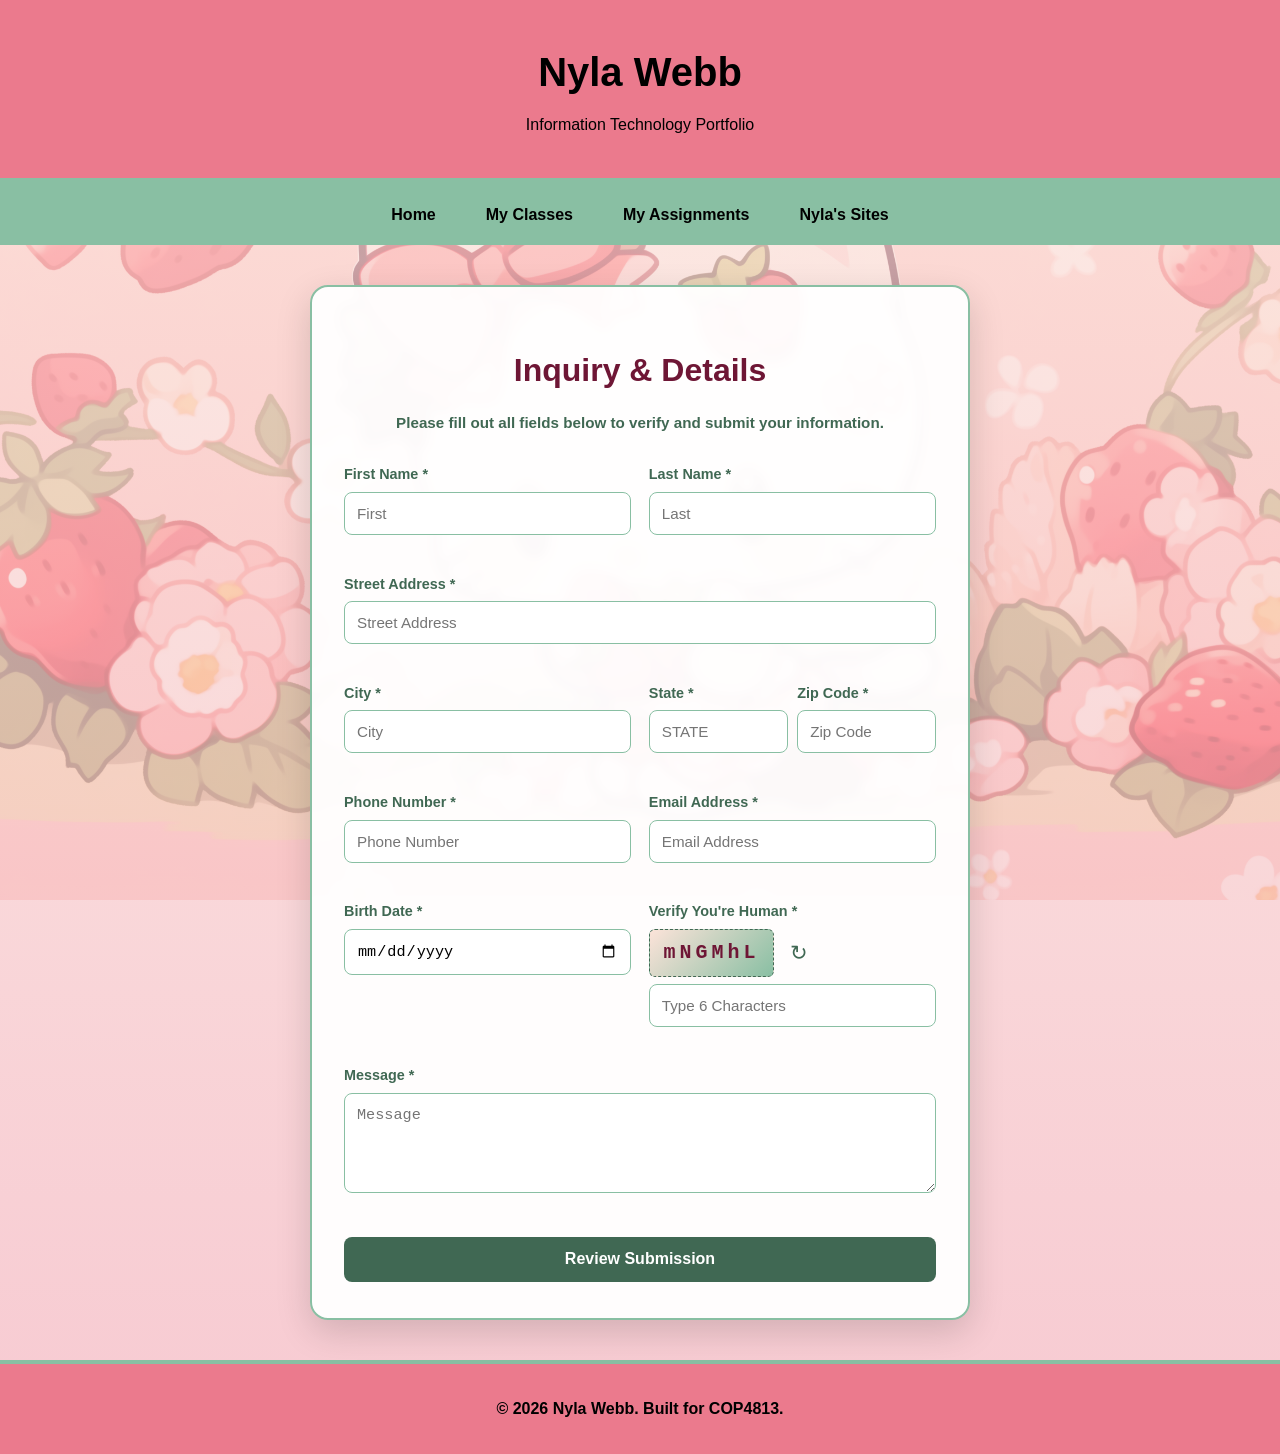
<file: assignment3.html>
<!DOCTYPE html>
<html lang="en">
<head>
  <meta charset="UTF-8" />
  <meta name="viewport" content="width=device-width, initial-scale=1.0" />
  <title>Assignment 3 - Contact & Information Form</title>
  <!-- Linked to your theme.css file -->
  <link rel="stylesheet" href="theme.css" />

  <style>
    /* Global box-sizing */
    *, *::before, *::after {
      box-sizing: border-box;
    }

    body {
      font-family: "Segoe UI", Tahoma, Geneva, Verdana, sans-serif;
      margin: 0;
      padding: 0;
      line-height: 1.6;
      background: linear-gradient(rgba(252, 227, 217, 0.65), rgba(235, 122, 141, 0.4)),
                  url('hello kitty straw.jpg') no-repeat center center fixed;
      background-size: cover;
    }

    /* THE CARD */
    .form-card {
      background: rgba(255, 255, 255, 0.95);
      backdrop-filter: blur(5px);
      max-width: 660px;
      width: 100%;
      margin: 2.5rem auto;
      padding: 2.25rem 2rem;
      border-radius: 18px;
      border: 2px solid var(--primary-green, #89bfa3);
      box-shadow: 0 12px 35px rgba(0, 0, 0, 0.15);
      box-sizing: border-box;
    }

    .form-card h1 {
      color: var(--heading-dark, #6e1635);
      text-align: center;
      margin-bottom: 0.35rem;
      font-size: 2rem;
      font-weight: 800;
    }

    .form-card p.subtitle {
      text-align: center;
      font-size: 0.95rem;
      font-weight: 600;
      color: var(--deep-green, #406853);
      margin-bottom: 1.75rem;
    }

    /* GRID FIX: minmax(0, 1fr) prevents columns from blowing out past the card */
    .form-grid {
      display: grid;
      grid-template-columns: minmax(0, 1fr) minmax(0, 1fr);
      gap: 1.1rem;
      width: 100%;
      box-sizing: border-box;
    }

    .full-width {
      grid-column: span 2;
    }

    .form-group {
      display: flex;
      flex-direction: column;
      width: 100%;
      min-width: 0; /* Lets items shrink cleanly inside grid cells */
      box-sizing: border-box;
    }

    .form-group label {
      font-weight: 700;
      font-size: 0.9rem;
      margin-bottom: 0.35rem;
      color: var(--deep-green, #406853);
    }

    /* INPUT WIDTH FIX */
    .form-group input, 
    .form-group textarea {
      width: 100% !important;
      min-width: 0 !important;
      box-sizing: border-box !important;
      padding: 0.75rem;
      border: 1.5px solid var(--primary-green, #89bfa3);
      border-radius: 8px;
      font-size: 0.95rem;
      background-color: #ffffff;
      color: #000000;
      outline: none;
      transition: border-color 0.2s, box-shadow 0.2s;
    }

    .form-group input:focus, 
    .form-group textarea:focus {
      border-color: var(--primary-pink, #eb7a8d);
      box-shadow: 0 0 0 3px rgba(235, 122, 141, 0.3);
    }

    .form-group textarea {
      resize: vertical;
      min-height: 100px;
    }

    /* State & Zip row */
    .state-zip-row {
      display: flex;
      gap: 0.6rem;
      width: 100%;
      min-width: 0;
      box-sizing: border-box;
    }

    .state-zip-row > div {
      display: flex;
      flex-direction: column;
      min-width: 0;
      width: 100%;
      box-sizing: border-box;
    }

    .state-zip-row input {
      width: 100% !important;
      min-width: 0 !important;
    }

    /* Captcha Styling */
    .captcha-container {
      display: flex;
      align-items: center;
      gap: 0.5rem;
      margin-bottom: 0.4rem;
      width: 100%;
    }

    .captcha-badge {
      background: linear-gradient(135deg, #fce3d9, #89bfa3);
      color: var(--heading-dark, #6e1635);
      font-family: 'Courier New', Courier, monospace;
      font-size: 1.25rem;
      font-weight: 900;
      letter-spacing: 4px;
      padding: 0.45rem 0.85rem;
      border-radius: 6px;
      user-select: none;
      border: 1px dashed var(--deep-green, #406853);
      display: inline-block;
    }

    .btn-refresh {
      background: none;
      border: none;
      color: var(--deep-green, #406853);
      font-size: 1.3rem;
      cursor: pointer;
      padding: 0.2rem 0.5rem;
      line-height: 1;
    }

    .btn-refresh:hover {
      color: var(--heading-dark, #6e1635);
    }

    .error-msg {
      color: #b00020;
      font-size: 0.78rem;
      font-weight: 600;
      margin-top: 0.25rem;
      min-height: 1rem;
    }

    .btn-row {
      display: flex;
      gap: 1rem;
      margin-top: 1.5rem;
    }

    button.action-btn {
      flex: 1;
      padding: 0.85rem 1.2rem;
      font-size: 1rem;
      font-weight: 700;
      border: none;
      border-radius: 8px;
      cursor: pointer;
      transition: transform 0.15s ease, background-color 0.2s ease;
    }

    button.action-btn:hover {
      transform: translateY(-1px);
    }

    .btn-submit {
      background-color: var(--deep-green, #406853);
      color: #ffffff;
    }

    .btn-submit:hover {
      background-color: #2e4d3c;
    }

    .btn-confirm {
      background-color: var(--primary-pink, #eb7a8d);
      color: #ffffff;
    }

    .btn-confirm:hover {
      background-color: #d15d71;
    }

    .btn-secondary {
      background-color: #fce3d9;
      color: var(--heading-dark, #6e1635);
      border: 1.5px solid var(--primary-pink, #eb7a8d) !important;
    }

    .btn-secondary:hover {
      background-color: #fbd3c4;
    }

    #confirmation-card {
      display: none;
    }

    .review-table {
      width: 100%;
      border-collapse: collapse;
      margin: 1.25rem 0;
      table-layout: fixed;
    }

    .review-table th, .review-table td {
      padding: 0.75rem 0.5rem;
      border-bottom: 1px solid #e5e5e5;
      text-align: left;
      font-size: 0.93rem;
      word-wrap: break-word;
    }

    .review-table th {
      color: var(--deep-green, #406853);
      width: 35%;
      font-weight: 700;
    }

    @media (max-width: 640px) {
      .form-card {
        padding: 1.25rem;
      }
      .form-grid {
        grid-template-columns: 1fr;
      }
      .full-width {
        grid-column: span 1;
      }
    }
  </style>
</head>
<body>

  <header>
    <h1>Nyla Webb</h1>
    <p>Information Technology Portfolio</p>
  </header>

  <nav aria-label="Main Navigation">
    <ul>
      <li><a href="index.html">Home</a></li>
      
      <li><a href="#">My Classes</a>
        <ul>
          <li><a href="index.html">COP4813</a></li>
        </ul>
      </li>
      
      <li><a href="#">My Assignments</a>
        <ul>
          <li><a href="assignment1.html">Assignment 1</a></li>
          <li><a href="index.html">Assignment 2</a></li>
          <li><a href="assignment3.html">Assignment 3</a></li>
          <li><a href="assignment4.html">Assignment 4</a></li>
		  <li><a href="assignment5.html">Assignment 5</a></li>
		  <li><a href="assignment6.html">Assignment 6</a></li>
		  <li><a href="assignment7.html">Assignment 7</a></li>
		  <li><a href="assignment9.html">Assignment 9</a></li>
		  <li><a href="assignment10.html">Assignment 10</a></li>
		  <li><a href="assignment11.html">Assignment 11</a></li>
		  <li><a href="assignment12.html">Assignment 12</a></li>
		  <li><a href="assignment13.html">Assignment 13</a></li>
        </ul>
      </li>
      
      <li><a href="#">Nyla's Sites</a>
        <ul>
          <li><a href="https://www.spotify.com" target="_blank" rel="noopener noreferrer">Spotify</a></li>
          <li><a href="https://www.youtube.com" target="_blank" rel="noopener noreferrer">YouTube</a></li>
        </ul>
      </li>
    </ul>
  </nav>

  <main>
    <div class="form-card">
      
      <!-- FORM FORMAT -->
      <div id="form-view">
        <h1>Inquiry & Details</h1>
        <p class="subtitle">Please fill out all fields below to verify and submit your information.</p>

        <form id="contactForm" novalidate>
          <div class="form-grid">
            
            <div class="form-group">
              <label for="firstName">First Name *</label>
              <input type="text" id="firstName" placeholder="First" />
              <span class="error-msg" id="err-firstName"></span>
            </div>

            <div class="form-group">
              <label for="lastName">Last Name *</label>
              <input type="text" id="lastName" placeholder="Last" />
              <span class="error-msg" id="err-lastName"></span>
            </div>

            <div class="form-group full-width">
              <label for="streetAddress">Street Address *</label>
              <input type="text" id="streetAddress" placeholder="Street Address" />
              <span class="error-msg" id="err-streetAddress"></span>
            </div>

            <div class="form-group">
              <label for="city">City *</label>
              <input type="text" id="city" placeholder="City" />
              <span class="error-msg" id="err-city"></span>
            </div>

            <div class="form-group">
              <div class="state-zip-row">
                <div>
                  <label for="state">State *</label>
                  <input type="text" id="state" maxlength="2" placeholder="STATE" style="text-transform: uppercase;" />
                </div>
                <div>
                  <label for="zipCode">Zip Code *</label>
                  <input type="text" id="zipCode" maxlength="10" placeholder="Zip Code" />
                </div>
              </div>
              <span class="error-msg" id="err-stateZip"></span>
            </div>

            <div class="form-group">
              <label for="phoneNumber">Phone Number *</label>
              <input type="tel" id="phoneNumber" placeholder="Phone Number" maxlength="14" />
              <span class="error-msg" id="err-phoneNumber"></span>
            </div>

            <div class="form-group">
              <label for="emailAddress">Email Address *</label>
              <input type="email" id="emailAddress" placeholder="Email Address" />
              <span class="error-msg" id="err-emailAddress"></span>
            </div>

            <div class="form-group">
              <label for="birthDate">Birth Date *</label>
              <input type="date" id="birthDate" />
              <span class="error-msg" id="err-birthDate"></span>
            </div>

            <div class="form-group">
              <label>Verify You're Human *</label>
              <div class="captcha-container">
                <span id="captchaCode" class="captcha-badge">------</span>
                <button type="button" class="btn-refresh" id="refreshCaptcha" title="Get new code">&#x21bb;</button>
              </div>
              <input type="text" id="captchaAnswer" placeholder="Type 6 Characters" maxlength="6" />
              <span class="error-msg" id="err-captcha"></span>
            </div>

            <div class="form-group full-width">
              <label for="message">Message *</label>
              <textarea id="message" placeholder="Message"></textarea>
              <span class="error-msg" id="err-message"></span>
            </div>

          </div>

          <div class="btn-row">
            <button type="submit" class="action-btn btn-submit">Review Submission</button>
          </div>
        </form>
      </div>

      <!-- CONFIRMATION VIEW -->
      <div id="confirmation-card">
        <h1>Confirm Your Details</h1>
        <p class="subtitle">Please check that all the entered details are accurate before sending.</p>
        
        <table class="review-table">
          <tbody>
            <tr><th>Full Name</th><td id="rev-name"></td></tr>
            <tr><th>Mailing Address</th><td id="rev-address"></td></tr>
            <tr><th>Phone Number</th><td id="rev-phone"></td></tr>
            <tr><th>Email Address</th><td id="rev-email"></td></tr>
            <tr><th>Birth Date</th><td id="rev-birthdate"></td></tr>
            <tr><th>Message</th><td id="rev-message"></td></tr>
          </tbody>
        </table>

        <div class="btn-row">
          <button type="button" id="btnEdit" class="action-btn btn-secondary">Make Changes</button>
          <button type="button" id="btnFinalSubmit" class="action-btn btn-confirm">Confirm & Send Email</button>
        </div>
      </div>

    </div>
  </main>

  <footer>
    <p>&copy; 2026 Nyla Webb. Built for COP4813.</p>
  </footer>

  <script>
    // 6-Character Random Captcha
    let currentCaptcha = "";
    function generateCaptcha() {
      const chars = "ABCDEFGHJKLMNPQRSTUVWXYZabcdefghijkmnpqrstuvwxyz23456789";
      let result = "";
      for (let i = 0; i < 6; i++) {
        result += chars.charAt(Math.floor(Math.random() * chars.length));
      }
      currentCaptcha = result;
      document.getElementById('captchaCode').textContent = currentCaptcha;
    }

    generateCaptcha();
    document.getElementById('refreshCaptcha').addEventListener('click', generateCaptcha);

    // Phone Mask: (000)000-0000
    const phoneInput = document.getElementById('phoneNumber');
    phoneInput.addEventListener('input', function(e) {
      let x = e.target.value.replace(/\D/g, '').match(/(\d{0,3})(\d{0,3})(\d{0,4})/);
      if (!x[2]) {
        e.target.value = x[1] ? `(${x[1]}` : '';
      } else {
        e.target.value = `(${x[1]})${x[2]}` + (x[3] ? `-${x[3]}` : '');
      }
    });

    function setErr(id, msg) {
      document.getElementById(id).textContent = msg;
    }

    function clearErrors() {
      document.querySelectorAll('.error-msg').forEach(el => el.textContent = '');
    }

    const form = document.getElementById('contactForm');
    const formView = document.getElementById('form-view');
    const confirmView = document.getElementById('confirmation-card');

    let formDataPayload = {};

    form.addEventListener('submit', function(e) {
      e.preventDefault();
      clearErrors();
      let isValid = true;

      const firstName = document.getElementById('firstName').value.trim();
      const lastName = document.getElementById('lastName').value.trim();
      if (!firstName) { setErr('err-firstName', 'First name cannot be blank.'); isValid = false; }
      if (!lastName) { setErr('err-lastName', 'Last name cannot be blank.'); isValid = false; }

      const address = document.getElementById('streetAddress').value.trim();
      const city = document.getElementById('city').value.trim();
      if (!address || address.length < 5) {
        setErr('err-streetAddress', 'Please enter a valid street address.');
        isValid = false;
      }
      if (!city) {
        setErr('err-city', 'City cannot be blank.');
        isValid = false;
      }

      const state = document.getElementById('state').value.trim().toUpperCase();
      const zip = document.getElementById('zipCode').value.trim();
      const stateRegex = /^[A-Z]{2}$/;
      const zipRegex = /^\d{5}(-\d{4})?$/;

      if (!stateRegex.test(state) || !zipRegex.test(zip)) {
        setErr('err-stateZip', 'Enter 2-letter state and 5-digit zip code.');
        isValid = false;
      }

      const phoneVal = phoneInput.value.trim();
      const phoneRegex = /^\(\d{3}\)\d{3}-\d{4}$/;
      if (!phoneRegex.test(phoneVal)) {
        setErr('err-phoneNumber', 'Must be a full 10-digit number: (000)000-0000.');
        isValid = false;
      }

      const email = document.getElementById('emailAddress').value.trim();
      const emailRegex = /^[^\s@]+@[^\s@]+\.[^\s@]+$/;
      if (!emailRegex.test(email)) {
        setErr('err-emailAddress', 'Enter a valid email address (name@domain.ext).');
        isValid = false;
      }

      const bdateVal = document.getElementById('birthDate').value;
      if (!bdateVal) {
        setErr('err-birthDate', 'Birth date cannot be blank.');
        isValid = false;
      } else {
        const selectedDate = new Date(bdateVal + 'T00:00:00');
        const now = new Date();
        const minDate = new Date();
        minDate.setFullYear(now.getFullYear() - 120);

        if (selectedDate > now) {
          setErr('err-birthDate', 'Warning: Birth date cannot be in the future.');
          isValid = false;
        } else if (selectedDate < minDate) {
          setErr('err-birthDate', 'Warning: Enter a realistic birth date.');
          isValid = false;
        }
      }

      const captchaInput = document.getElementById('captchaAnswer').value.trim();
      if (captchaInput !== currentCaptcha) {
        setErr('err-captcha', 'Code does not match. Case-sensitive.');
        isValid = false;
      }

      const message = document.getElementById('message').value.trim();
      if (!message) {
        setErr('err-message', 'Message cannot be blank.');
        isValid = false;
      }

      if (isValid) {
        formDataPayload = {
          fullName: `${firstName} ${lastName}`,
          fullAddress: `${address}, ${city}, ${state} ${zip}`,
          phone: phoneVal,
          email: email,
          birthDate: bdateVal,
          message: message
        };

        document.getElementById('rev-name').textContent = formDataPayload.fullName;
        document.getElementById('rev-address').textContent = formDataPayload.fullAddress;
        document.getElementById('rev-phone').textContent = formDataPayload.phone;
        document.getElementById('rev-email').textContent = formDataPayload.email;
        document.getElementById('rev-birthdate').textContent = formDataPayload.birthDate;
        document.getElementById('rev-message').textContent = formDataPayload.message;

        formView.style.display = 'none';
        confirmView.style.display = 'block';
      }
    });

    document.getElementById('btnEdit').addEventListener('click', function() {
      confirmView.style.display = 'none';
      formView.style.display = 'block';
    });

    document.getElementById('btnFinalSubmit').addEventListener('click', function() {
      const recipientEmail = "nyla_webb@daytonastate.edu";
      const subject = encodeURIComponent("Assignment 3 Form Submission - " + formDataPayload.fullName);
      
      const bodyContent = 
        `Name: ${formDataPayload.fullName}\n` +
        `Address: ${formDataPayload.fullAddress}\n` +
        `Phone: ${formDataPayload.phone}\n` +
        `Email: ${formDataPayload.email}\n` +
        `Birth Date: ${formDataPayload.birthDate}\n\n` +
        `Message:\n${formDataPayload.message}`;

      window.location.href = `mailto:${recipientEmail}?subject=${subject}&body=${encodeURIComponent(bodyContent)}`;
    });
  </script>
</body>
</html>
</file>
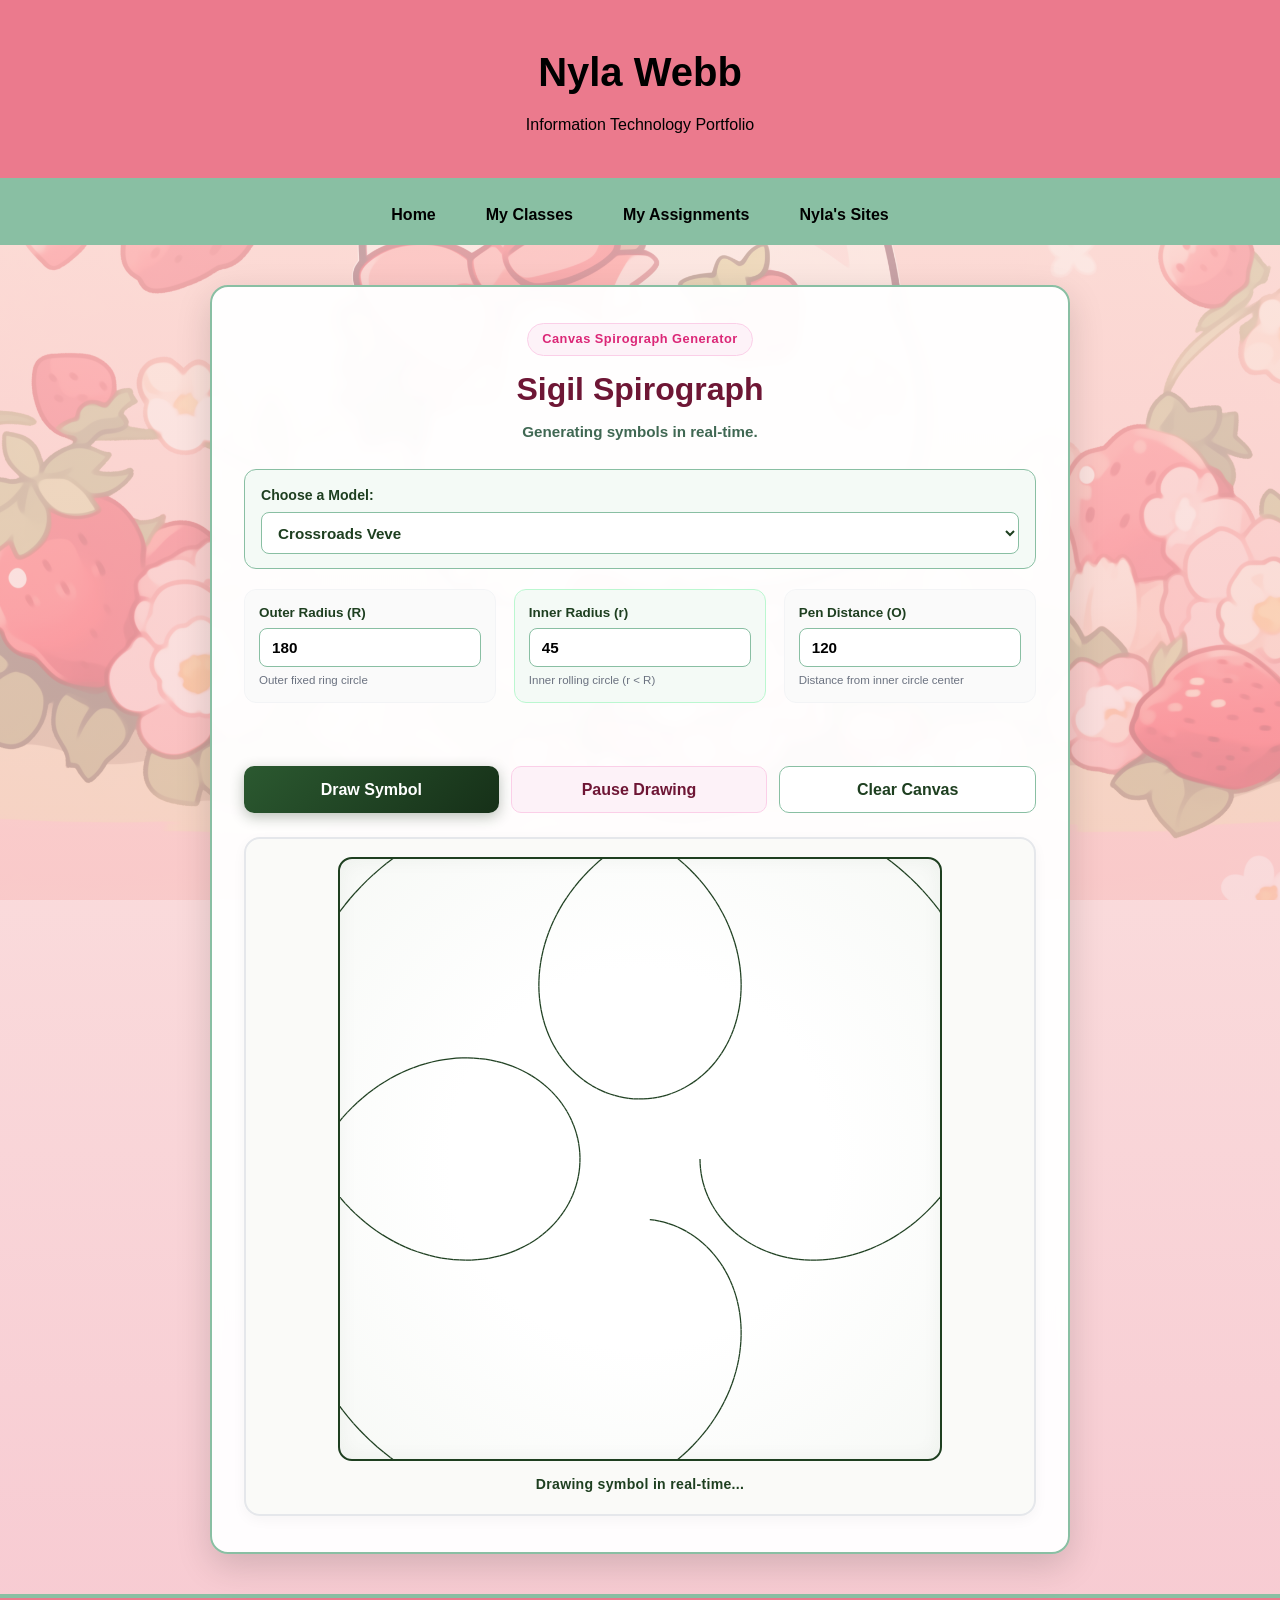
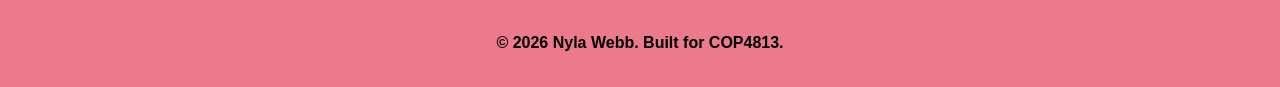
<file: assignment5.html>
<!DOCTYPE html>
<html lang="en">
<head>
  <meta charset="UTF-8" />
  <meta name="viewport" content="width=device-width, initial-scale=1.0" />
  <title>Nyla Webb | Assignment 5 - Spirograph</title>
  
  <!-- External CSS file -->
  <link rel="stylesheet" href="theme.css" />

  <style>
    /* Global box-sizing */
    *, *::before, *::after {
      box-sizing: border-box;
    }

    body {
      font-family: "Segoe UI", Tahoma, Geneva, Verdana, sans-serif;
      margin: 0;
      padding: 0;
      line-height: 1.6;
      background: linear-gradient(rgba(252, 227, 217, 0.65), rgba(235, 122, 141, 0.4)),
                  url('hello kitty straw.jpg') no-repeat center center fixed;
      background-size: cover;
    }

    /* Container Card */
    .spiro-card {
      background: rgba(255, 255, 255, 0.96);
      backdrop-filter: blur(6px);
      max-width: 860px;
      width: 100%;
      margin: 2.5rem auto;
      padding: 2.25rem 2rem;
      border-radius: 18px;
      border: 2px solid var(--primary-green, #89bfa3);
      box-shadow: 0 12px 35px rgba(0, 0, 0, 0.15);
      box-sizing: border-box;
    }

    .header-section {
      text-align: center;
      margin-bottom: 1.5rem;
    }

    .badge {
      display: inline-block;
      background-color: #fdf2f8;
      color: #db2777;
      font-weight: 800;
      font-size: 0.8rem;
      padding: 5px 14px;
      border-radius: 9999px;
      border: 1.5px solid #fbcfe8;
      margin-bottom: 8px;
      letter-spacing: 0.5px;
    }

    .spiro-card h1 {
      color: var(--heading-dark, #6e1635);
      margin: 0 0 0.35rem 0;
      font-size: 2rem;
      font-weight: 800;
    }

    .spiro-card p.subtitle {
      font-size: 0.95rem;
      font-weight: 600;
      color: var(--deep-green, #406853);
      margin: 0;
    }

    /* Clean Preset Selection Bar */
    .preset-section {
      background: #f4faf6;
      border: 1.5px solid var(--primary-green, #89bfa3);
      padding: 14px 16px;
      border-radius: 12px;
      margin-bottom: 1.25rem;
      display: flex;
      flex-direction: column;
      gap: 6px;
    }

    .preset-section label {
      font-size: 0.88rem;
      font-weight: 800;
      color: #1e3f20;
    }

    .preset-section select {
      width: 100%;
      padding: 0.65rem 0.75rem;
      border: 1.5px solid var(--primary-green, #89bfa3);
      border-radius: 8px;
      font-size: 0.95rem;
      font-weight: 700;
      background-color: #ffffff;
      color: #1e3f20;
      outline: none;
    }

    /* Input Grid */
    .input-grid {
      display: grid;
      grid-template-columns: repeat(auto-fit, minmax(220px, 1fr));
      gap: 1.1rem;
      width: 100%;
      margin-bottom: 1.25rem;
    }

    .input-card {
      display: flex;
      flex-direction: column;
      background: #fafafa;
      padding: 12px 14px;
      border-radius: 12px;
      border: 1.5px solid #f3f4f6;
      transition: border-color 0.2s ease, background-color 0.2s ease;
    }

    .input-card:focus-within {
      border-color: var(--primary-pink, #eb7a8d);
      background-color: #ffffff;
    }

    .highlight-card-green {
      background: #f4faf6;
      border-color: #bbf7d0;
    }

    .input-card label {
      font-size: 0.84rem;
      font-weight: 700;
      color: #1e3f20;
      margin-bottom: 4px;
    }

    .input-card small {
      font-size: 0.72rem;
      color: #6b7280;
      margin-top: 4px;
    }

    .input-card input {
      width: 100%;
      padding: 0.65rem 0.75rem;
      border: 1.5px solid var(--primary-green, #89bfa3);
      border-radius: 8px;
      font-size: 0.95rem;
      font-weight: 600;
      background-color: #ffffff;
      color: #000000;
      outline: none;
      transition: border-color 0.2s, box-shadow 0.2s;
    }

    .input-card input:focus {
      border-color: #1e3f20;
      box-shadow: 0 0 0 3px rgba(30, 63, 32, 0.2);
    }

    .error-msg {
      color: #b00020;
      font-size: 0.82rem;
      font-weight: 700;
      text-align: center;
      margin-bottom: 1rem;
      min-height: 1.2rem;
    }

    /* Action Buttons */
    .btn-row {
      display: flex;
      gap: 0.75rem;
      margin-bottom: 1.5rem;
      flex-wrap: wrap;
    }

    button.action-btn {
      flex: 1;
      min-width: 160px;
      padding: 0.85rem 1.2rem;
      font-size: 1rem;
      font-weight: 700;
      border: none;
      border-radius: 10px;
      cursor: pointer;
      transition: transform 0.15s ease, background-color 0.2s ease, box-shadow 0.2s ease;
    }

    button.action-btn:hover {
      transform: translateY(-1px);
    }

    .btn-draw {
      background: linear-gradient(135deg, #2b5930, #163018);
      color: #ffffff;
      box-shadow: 0 4px 14px rgba(22, 48, 24, 0.3);
    }

    .btn-stop {
      background-color: #fdf2f8;
      color: var(--heading-dark, #6e1635);
      border: 1.5px solid #fbcfe8 !important;
    }

    .btn-clear {
      background-color: #ffffff;
      color: #1e3f20;
      border: 1.5px solid var(--primary-green, #89bfa3) !important;
    }

    /* Canvas Box */
    .canvas-container {
      display: flex;
      flex-direction: column;
      align-items: center;
      justify-content: center;
      background: #fafaf8;
      border-radius: 16px;
      border: 2px solid #e5e7eb;
      padding: 18px;
      box-shadow: 0 4px 14px rgba(0, 0, 0, 0.04);
    }

    canvas#spiroCanvas {
      background: radial-gradient(circle at center, #ffffff 45%, #f7f9f6 100%);
      border: 2px solid #1e3f20;
      border-radius: 14px;
      max-width: 100%;
      height: auto;
      display: block;
      box-shadow: inset 0 0 20px rgba(30, 63, 32, 0.05);
    }

    .canvas-status {
      font-size: 0.88rem;
      font-weight: 700;
      color: #1e3f20;
      margin-top: 12px;
      letter-spacing: 0.3px;
    }

    @media (max-width: 640px) {
      .spiro-card {
        padding: 1.25rem;
      }
      .input-grid {
        grid-template-columns: 1fr;
      }
    }
  </style>
</head>
<body>

    <!-- Site Header -->
    <header>
        <h1>Nyla Webb</h1>
        <p>Information Technology Portfolio</p>
    </header>

    <!-- Main Navigation Menu -->
    <nav aria-label="Main Navigation">
        <ul>
            <li><a href="index.html">Home</a></li>
            
            <li><a href="#">My Classes</a>
                <ul>
                    <li><a href="index.html">COP4813</a></li>
                </ul>
            </li>
            
            <li><a href="#">My Assignments</a>
                <ul>
                    <li><a href="assignment1.html">Assignment 1</a></li>
                    <li><a href="index.html">Assignment 2</a></li>
                    <li><a href="assignment3.html">Assignment 3</a></li>
                    <li><a href="assignment4.html">Assignment 4</a></li>
                    <li><a href="assignment5.html">Assignment 5</a></li>
					<li><a href="assignment6.html">Assignment 6</a></li>
					<li><a href="assignment7.html">Assignment 7</a></li>
					<li><a href="assignment9.html">Assignment 9</a></li>
					<li><a href="assignment10.html">Assignment 10</a></li>
					<li><a href="assignment11.html">Assignment 11</a></li>
					<li><a href="assignment12.html">Assignment 12</a></li>
					<li><a href="assignment13.html">Assignment 13</a></li>
                </ul>
            </li>
            
            <li><a href="#">Nyla's Sites</a>
                <ul>
                    <li><a href="https://www.spotify.com" target="_blank" rel="noopener noreferrer">Spotify</a></li>
                    <li><a href="https://www.youtube.com" target="_blank" rel="noopener noreferrer">YouTube</a></li>
                </ul>
            </li>
        </ul>
    </nav>

    <!-- Assignment 5 Content -->
    <main>
      <div class="spiro-card">
        <div class="header-section">
          <span class="badge">Canvas Spirograph Generator</span>
          <h1>Sigil Spirograph</h1>
          <p class="subtitle">
            Generating symbols in real-time.
          </p>
        </div>

        <!-- Presets -->
        <div class="preset-section">
          <label for="sigilPreset">Choose a Model:</label>
          <select id="sigilPreset">
            <option value="crossroads" selected>Crossroads Veve </option>
            <option value="oshun">Oshun's Mirror </option>
            <option value="yemaya">Ocean Wheel </option>
            <option value="ayizan">Ayizan's Palm </option>
            <option value="gede">Ancestral Star </option>
            <option value="custom">— Custom Parameters —</option>
          </select>
        </div>

        <!-- Input Parameters with Seeded Values -->
        <div class="input-grid">
          <div class="input-card">
            <label for="outerR">Outer Radius (R)</label>
            <input type="number" id="outerR" value="180" min="50" max="250" step="1">
            <small>Outer fixed ring circle</small>
          </div>

          <div class="input-card highlight-card-green">
            <label for="innerR">Inner Radius (r)</label>
            <input type="number" id="innerR" value="45" min="1" max="200" step="1">
            <small>Inner rolling circle (r &lt; R)</small>
          </div>

          <div class="input-card">
            <label for="offsetO">Pen Distance (O)</label>
            <input type="number" id="offsetO" value="120" min="5" max="180" step="1">
            <small>Distance from inner circle center</small>
          </div>
        </div>

        <div id="errorText" class="error-msg"></div>

        <!-- Action Controls -->
        <div class="btn-row">
          <button id="btnDraw" type="button" class="action-btn btn-draw">Draw Symbol</button>
          <button id="btnPause" type="button" class="action-btn btn-stop">Pause Drawing</button>
          <button id="btnClear" type="button" class="action-btn btn-clear">Clear Canvas</button>
        </div>

        <!-- Canvas Container -->
        <div class="canvas-container">
          <canvas id="spiroCanvas" width="600" height="600"></canvas>
          <span id="canvasStatus" class="canvas-status">Ready. Select a symbol or click "Draw Symbol".</span>
        </div>
      </div>
    </main>

    <!-- Site Footer -->
    <footer>
        <p>&copy; 2026 Nyla Webb. Built for COP4813.</p>
    </footer>

    <!-- Spirograph Script -->
    <script>
      const canvas = document.getElementById('spiroCanvas');
      const ctx = canvas.getContext('2d');
      const errorText = document.getElementById('errorText');
      const canvasStatus = document.getElementById('canvasStatus');

      const outerRInput = document.getElementById('outerR');
      const innerRInput = document.getElementById('innerR');
      const offsetOInput = document.getElementById('offsetO');
      const presetSelect = document.getElementById('sigilPreset');

      let animationId = null;
      let isPaused = false;
      let t = 0;
      let maxT = 0;
      let prevX = null;
      let prevY = null;
      let currentR = 180;
      let currentr = 45;
      let currentO = 120;

      const centerX = canvas.width / 2;
      const centerY = canvas.height / 2;

      // Mathematical presets symbology
      const presets = {
        crossroads: { R: 180, r: 45, O: 120 }, // 4-Point Crossroads Diamond
        oshun:      { R: 150, r: 60, O: 115 }, // 5-Point Oshun Star
        yemaya:     { R: 175, r: 75, O: 125 }, // 7-Point Water Wheel
        ayizan:     { R: 168, r: 72, O: 135 }, // 14-point Ayizan priestess veve
        gede:       { R: 180, r: 80, O: 120 }  // 9-Point Ancestral Star
      };

      // Greatest Common Divisor to calculate exact closure of curve
      function gcd(a, b) {
        return b === 0 ? a : gcd(b, a % b);
      }

      function applyPreset(key) {
        if (!presets[key]) return;
        outerRInput.value = presets[key].R;
        innerRInput.value = presets[key].r;
        offsetOInput.value = presets[key].O;
        startSpirograph();
      }

      presetSelect.addEventListener('change', function() {
        if (this.value !== 'custom') {
          applyPreset(this.value);
        }
      });

      // If user edits text boxes manually, toggle preset dropdown to 'custom'
      [outerRInput, innerRInput, offsetOInput].forEach(input => {
        input.addEventListener('input', () => {
          presetSelect.value = 'custom';
        });
      });

      function clearCanvas() {
        if (animationId) {
          cancelAnimationFrame(animationId);
          animationId = null;
        }
        isPaused = false;
        document.getElementById('btnPause').textContent = "Pause Drawing";
        ctx.clearRect(0, 0, canvas.width, canvas.height);
        canvasStatus.textContent = "Canvas cleared.";
        prevX = null;
        prevY = null;
        t = 0;
      }

      function startSpirograph() {
        if (animationId) {
          cancelAnimationFrame(animationId);
          animationId = null;
        }
        isPaused = false;
        document.getElementById('btnPause').textContent = "Pause Drawing";
        errorText.textContent = "";

        currentR = parseFloat(outerRInput.value);
        currentr = parseFloat(innerRInput.value);
        currentO = parseFloat(offsetOInput.value);

        // Validation: Inner circle must be smaller than Outer circle
        if (isNaN(currentR) || isNaN(currentr) || isNaN(currentO)) {
          errorText.textContent = "Please enter valid numeric values.";
          return;
        }
        if (currentr >= currentR) {
          errorText.textContent = "Validation Error: Inner radius (r) must be smaller than Outer radius (R).";
          return;
        }
        if (currentr <= 0 || currentR <= 0 || currentO <= 0) {
          errorText.textContent = "Values must be greater than zero.";
          return;
        }

        // Clean canvas for real-time trace
        ctx.clearRect(0, 0, canvas.width, canvas.height);

        // Calculate exact mathematical closure period
        const rotations = currentr / gcd(Math.round(currentR), Math.round(currentr));
        maxT = 2 * Math.PI * rotations;

        t = 0;
        prevX = null;
        prevY = null;
        canvasStatus.textContent = "Drawing symbol in real-time...";

        runAnimation();
      }

      function runAnimation() {
        // intricate real-time drawing
        const stepsPerFrame = 28; 

        for (let i = 0; i < stepsPerFrame; i++) {
          if (t > maxT + 0.05) {
            canvasStatus.textContent = "Drawing Complete";
            cancelAnimationFrame(animationId);
            animationId = null;
            return;
          }

          // Spirograph parametric equations:
          // x = (R+r)*cos(t) - (r+O)*cos(((R+r)/r)*t)
          // y = (R+r)*sin(t) - (r+O)*sin(((R+r)/r)*t)
          const k = (currentR + currentr) / currentr;
          const x = (currentR + currentr) * Math.cos(t) - (currentr + currentO) * Math.cos(k * t);
          const y = (currentR + currentr) * Math.sin(t) - (currentr + currentO) * Math.sin(k * t);

          const plotX = centerX + x;
          const plotY = centerY - y;

          if (prevX !== null && prevY !== null) {
            ctx.beginPath();
            ctx.moveTo(prevX, prevY);
            ctx.lineTo(plotX, plotY);
            
            // Deep Forest Green stroke
            ctx.strokeStyle = '#1e3f20';
            ctx.lineWidth = 1.25;
            ctx.stroke();
          }

          prevX = plotX;
          prevY = plotY;
          t += 0.008; // line detail
        }

        animationId = requestAnimationFrame(runAnimation);
      }

      function togglePause() {
        if (!animationId && !isPaused) return;

        if (!isPaused) {
          cancelAnimationFrame(animationId);
          animationId = null;
          isPaused = true;
          document.getElementById('btnPause').textContent = "Resume Drawing";
          canvasStatus.textContent = "Drawing paused.";
        } else {
          isPaused = false;
          document.getElementById('btnPause').textContent = "Pause Drawing";
          canvasStatus.textContent = "Resuming drawing...";
          animationId = requestAnimationFrame(runAnimation);
        }
      }

      // Button Event Listeners
      document.getElementById('btnDraw').addEventListener('click', startSpirograph);
      document.getElementById('btnPause').addEventListener('click', togglePause);
      document.getElementById('btnClear').addEventListener('click', clearCanvas);

      // Auto-draw Crossroads Veve on load
      window.addEventListener('DOMContentLoaded', () => {
        applyPreset('crossroads');
      });
    </script>
</body>
</html>
</file>
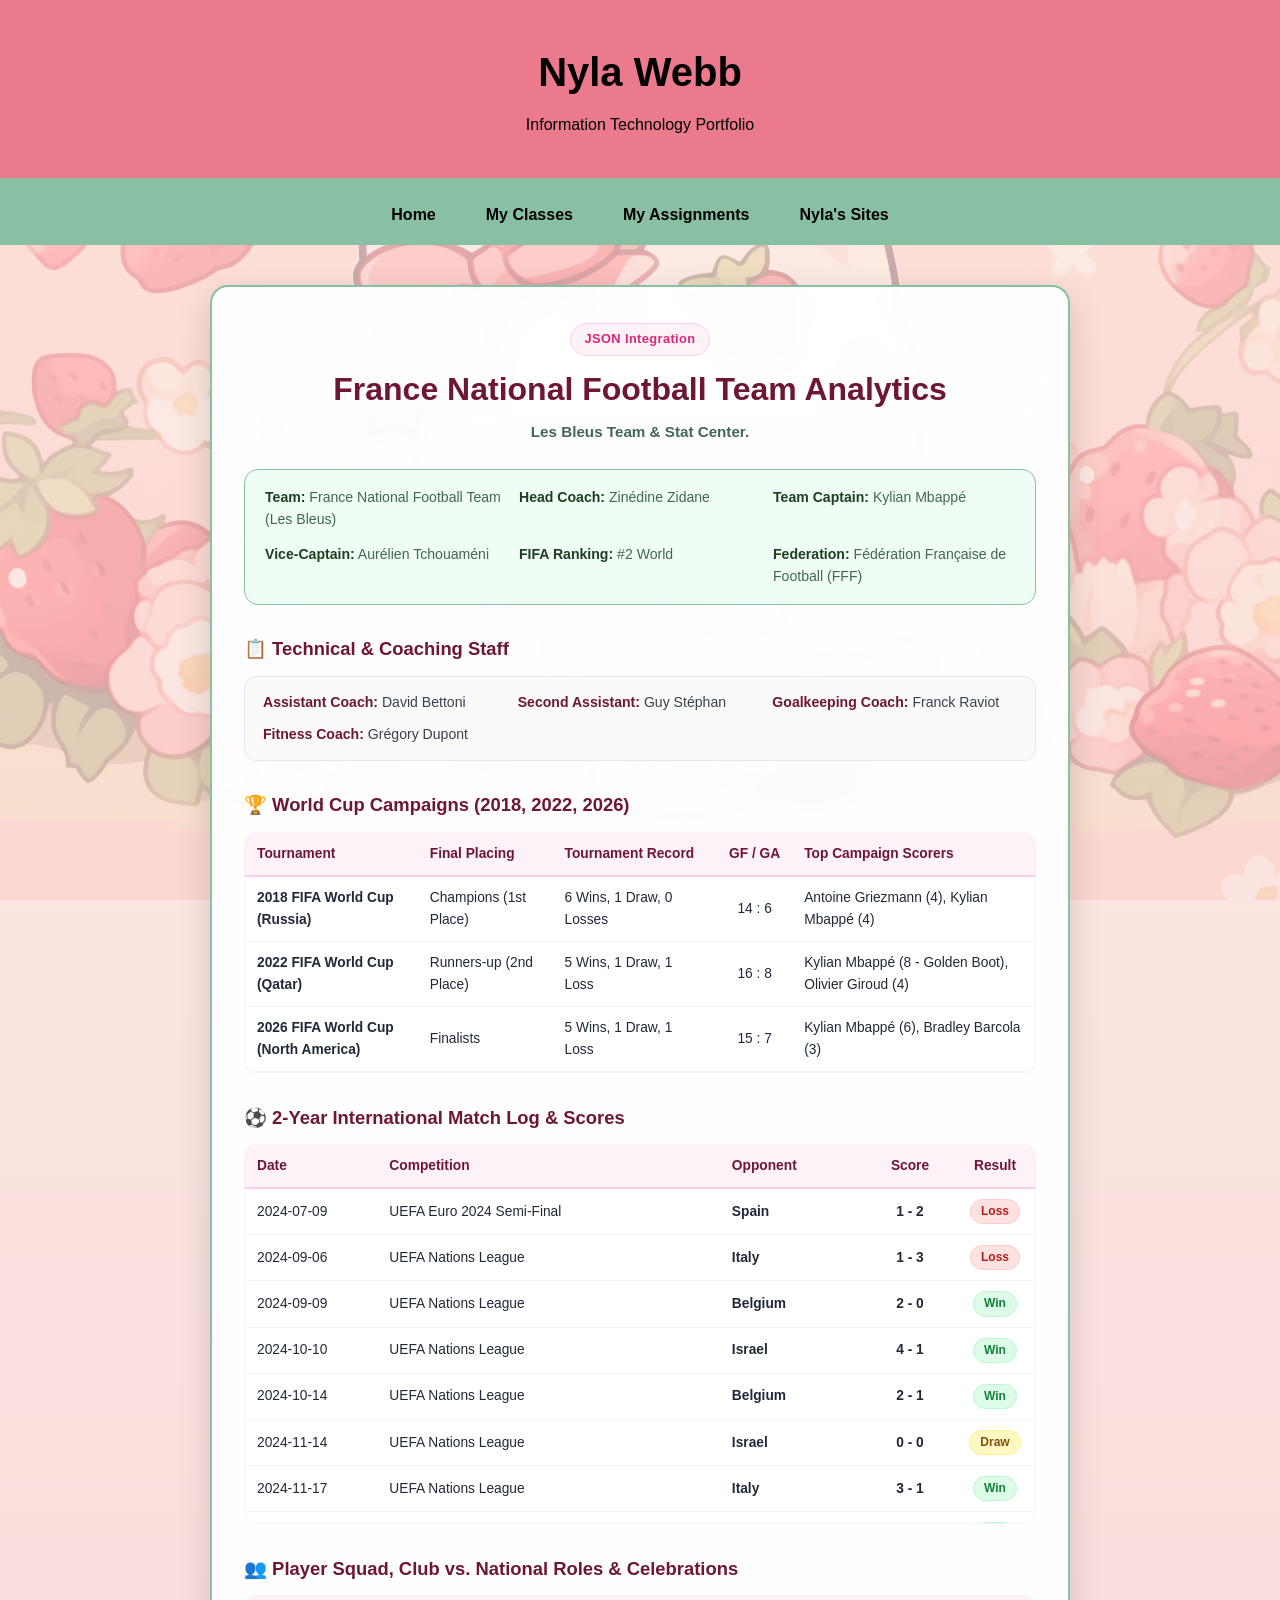
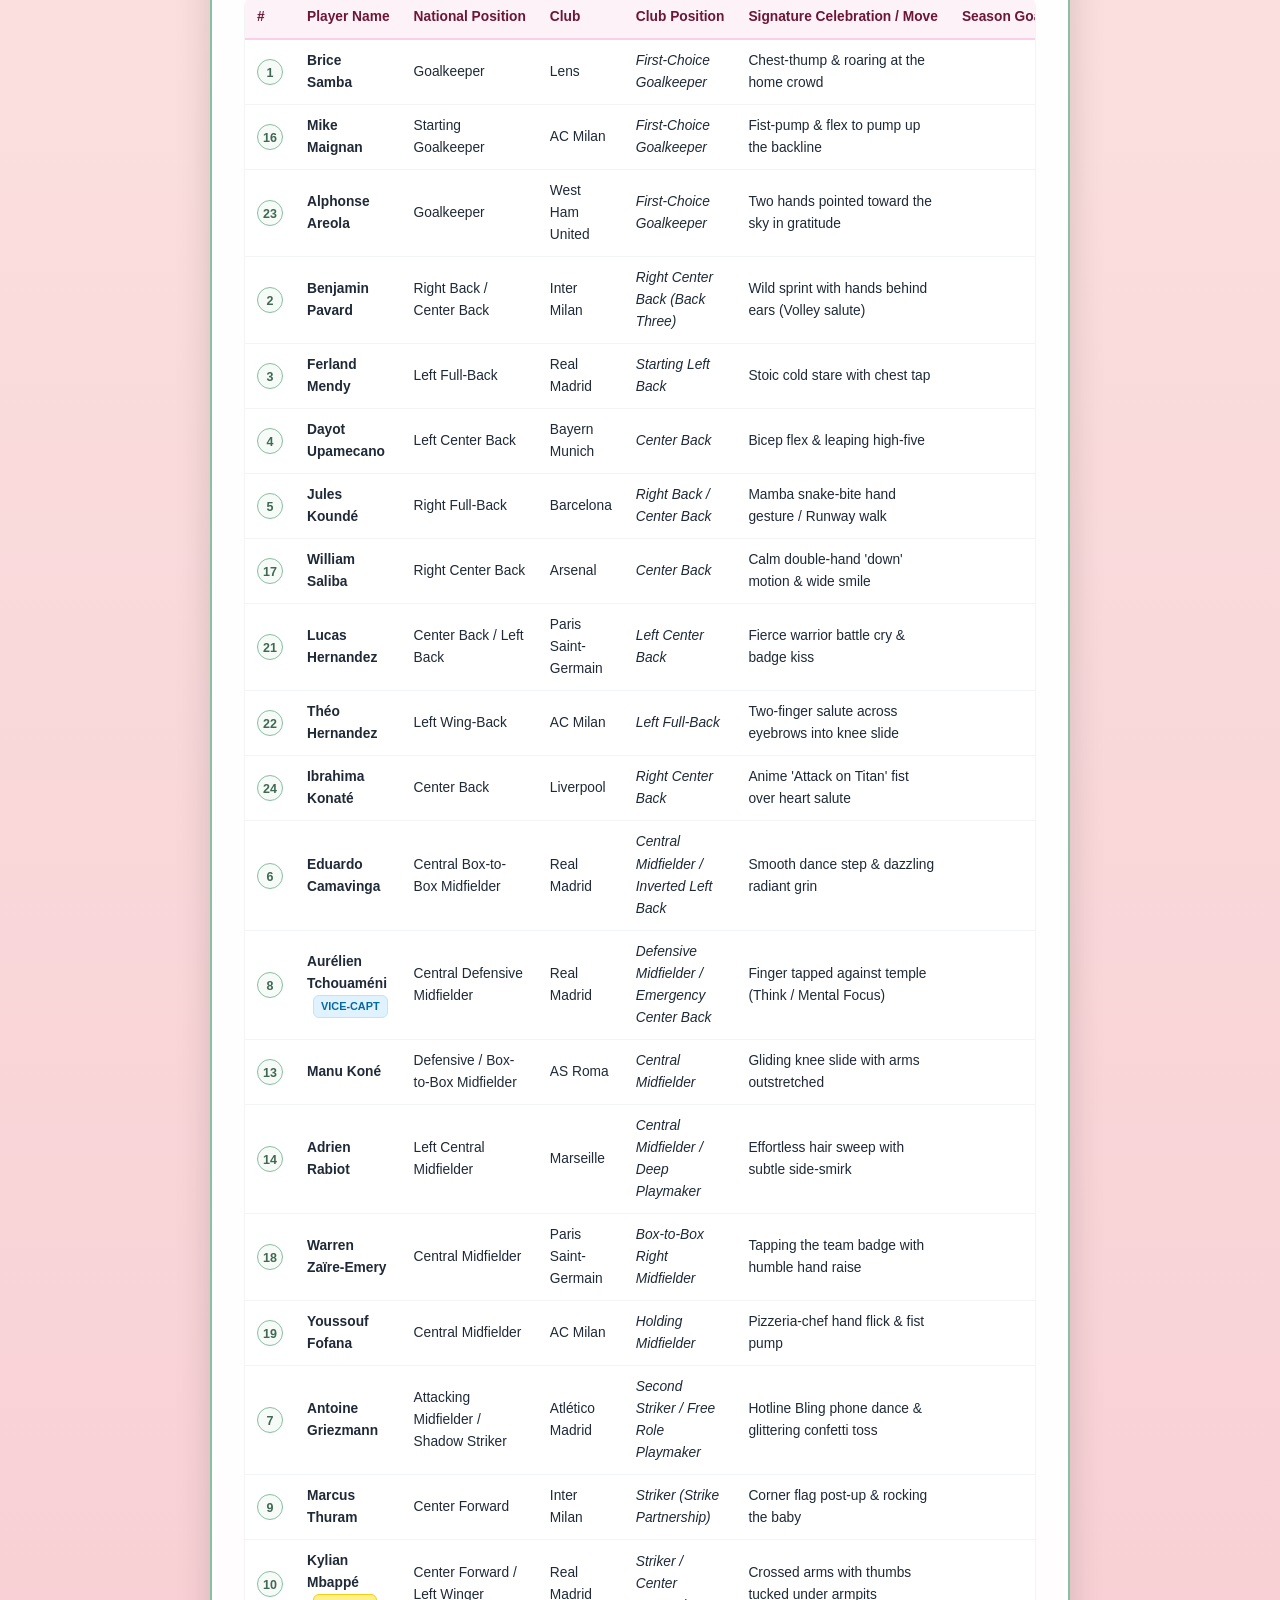
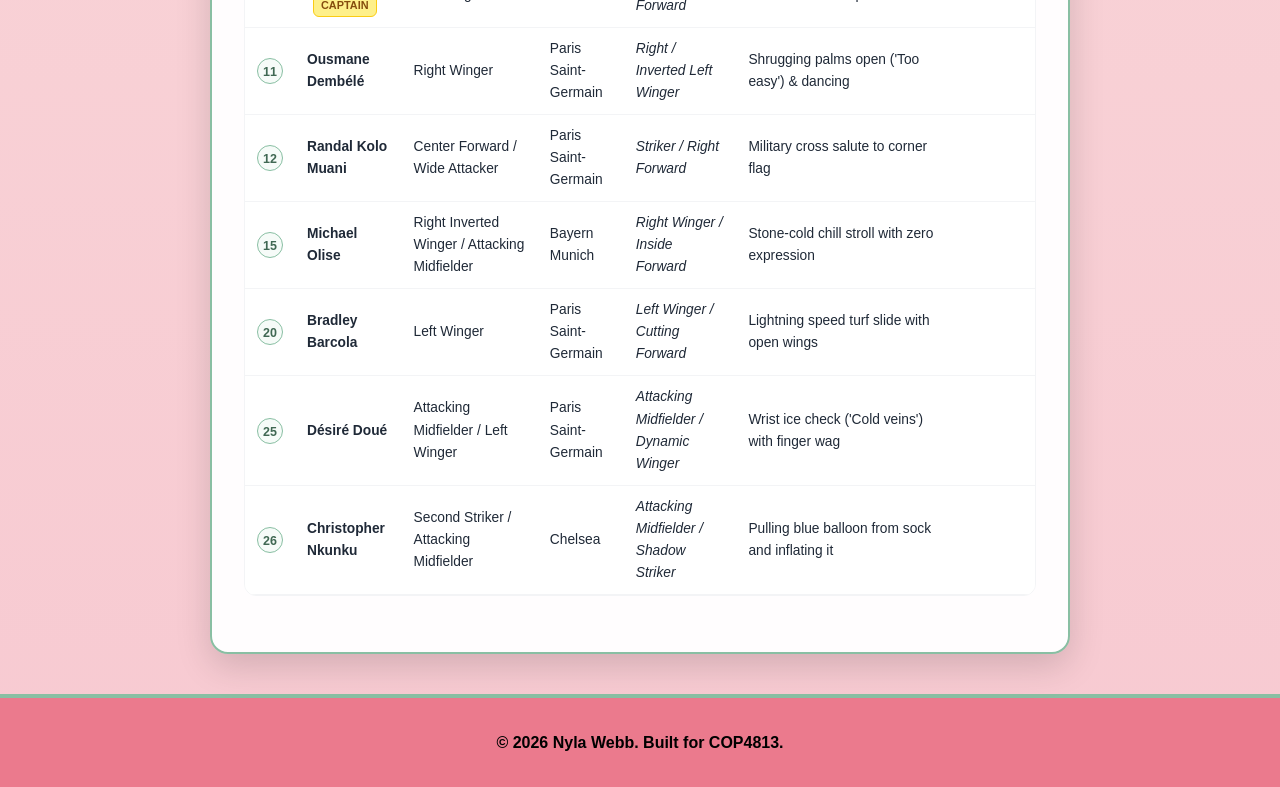
<file: assignment6.html>
<!DOCTYPE html>
<html lang="en">
<head>
  <meta charset="UTF-8" />
  <meta name="viewport" content="width=device-width, initial-scale=1.0" />
  <title>Nyla Webb | Assignment 6 - Team France "Les Bleus"</title>
  
  <link rel="stylesheet" href="theme.css" />

  <style>
    *, *::before, *::after {
      box-sizing: border-box;
    }

    body {
      font-family: "Segoe UI", Tahoma, Geneva, Verdana, sans-serif;
      margin: 0;
      padding: 0;
      line-height: 1.6;
      background: linear-gradient(rgba(252, 227, 217, 0.65), rgba(235, 122, 141, 0.4)),
                  url('hello kitty straw.jpg') no-repeat center center fixed;
      background-size: cover;
    }

    .data-card {
      background: rgba(255, 255, 255, 0.96);
      backdrop-filter: blur(6px);
      max-width: 1100px;
      width: 100%;
      margin: 2.5rem auto;
      padding: 2.25rem 2rem;
      border-radius: 18px;
      border: 2px solid var(--primary-green, #89bfa3);
      box-shadow: 0 12px 35px rgba(0, 0, 0, 0.15);
      box-sizing: border-box;
    }

    .header-section {
      text-align: center;
      margin-bottom: 1.5rem;
    }

    .badge {
      display: inline-block;
      background-color: #fdf2f8;
      color: #db2777;
      font-weight: 800;
      font-size: 0.8rem;
      padding: 5px 14px;
      border-radius: 9999px;
      border: 1.5px solid #fbcfe8;
      margin-bottom: 8px;
      letter-spacing: 0.4px;
    }

    .data-card h1 {
      color: var(--heading-dark, #6e1635);
      margin: 0 0 0.35rem 0;
      font-size: 2rem;
      font-weight: 800;
    }

    .data-card p.subtitle {
      font-size: 0.95rem;
      font-weight: 600;
      color: var(--deep-green, #406853);
      margin: 0;
    }

    .meta-grid {
      display: grid;
      grid-template-columns: repeat(auto-fit, minmax(220px, 1fr));
      gap: 12px;
      background: #f0fdf4;
      border: 1.5px solid var(--primary-green, #89bfa3);
      padding: 16px 20px;
      border-radius: 14px;
      margin-bottom: 1.75rem;
      font-size: 0.88rem;
      color: var(--deep-green, #406853);
    }

    .meta-grid strong {
      color: #1e3f20;
    }

    .staff-card {
      background: #fafaf8;
      border: 1.5px solid #e5e7eb;
      border-radius: 12px;
      padding: 14px 18px;
      margin-bottom: 1.75rem;
      display: grid;
      grid-template-columns: repeat(auto-fit, minmax(200px, 1fr));
      gap: 10px;
      font-size: 0.88rem;
      color: #374151;
    }

    .staff-card strong {
      color: #6e1635;
    }

    .section-title {
      font-size: 1.15rem;
      font-weight: 800;
      color: var(--heading-dark, #6e1635);
      margin: 1.85rem 0 0.75rem 0;
      display: flex;
      align-items: center;
      gap: 8px;
    }

    .table-container {
      overflow-x: auto;
      background: #ffffff;
      border-radius: 12px;
      border: 1.5px solid #f3f4f6;
      margin-bottom: 1.25rem;
    }

    table.custom-table {
      width: 100%;
      border-collapse: collapse;
      text-align: left;
      font-size: 0.86rem;
    }

    table.custom-table th {
      background-color: #fdf2f8;
      color: var(--heading-dark, #6e1635);
      font-weight: 800;
      padding: 10px 12px;
      border-bottom: 2px solid #fbcfe8;
      white-space: nowrap;
    }

    table.custom-table td {
      padding: 10px 12px;
      border-bottom: 1px solid #f3f4f6;
      color: #1f2937;
    }

    table.custom-table tr:hover {
      background-color: #fafafa;
    }

    .jersey-tag {
      display: inline-block;
      width: 26px;
      height: 26px;
      line-height: 26px;
      text-align: center;
      background: #f6fbf8;
      border: 1.5px solid var(--primary-green, #89bfa3);
      border-radius: 50%;
      font-weight: 800;
      color: var(--deep-green, #406853);
      font-size: 0.78rem;
    }

    .role-badge {
      display: inline-block;
      font-size: 0.68rem;
      font-weight: 800;
      padding: 2px 7px;
      border-radius: 6px;
      margin-left: 6px;
      vertical-align: middle;
      text-transform: uppercase;
    }

    .role-captain {
      background-color: #fef08a;
      color: #854d0e;
      border: 1px solid #facc15;
    }

    .role-vice {
      background-color: #e0f2fe;
      color: #0369a1;
      border: 1px solid #bae6fd;
    }

    .result-pill {
      display: inline-block;
      padding: 2px 10px;
      border-radius: 9999px;
      font-weight: 800;
      font-size: 0.75rem;
      text-align: center;
    }

    .pill-win {
      background: #dcfce7;
      color: #15803d;
      border: 1px solid #bbf7d0;
    }

    .pill-draw {
      background: #fef9c3;
      color: #854d0e;
      border: 1px solid #fef08a;
    }

    .pill-loss {
      background: #fee2e2;
      color: #b91c1c;
      border: 1px solid #fecaca;
    }

    .status-msg {
      text-align: center;
      padding: 2rem;
      font-weight: 700;
      color: #6b7280;
    }

    @media (max-width: 640px) {
      .data-card {
        padding: 1.25rem;
      }
      .meta-grid, .staff-card {
        grid-template-columns: 1fr;
      }
    }
  </style>
</head>
<body>

    <!-- Site Header -->
    <header>
        <h1>Nyla Webb</h1>
        <p>Information Technology Portfolio</p>
    </header>

    <!-- Main Navigation Menu -->
    <nav aria-label="Main Navigation">
        <ul>
            <li><a href="index.html">Home</a></li>
            
            <li><a href="#">My Classes</a>
                <ul>
                    <li><a href="index.html">COP4813</a></li>
                </ul>
            </li>
            
            <li><a href="#">My Assignments</a>
                <ul>
                    <li><a href="assignment1.html">Assignment 1</a></li>
                    <li><a href="index.html">Assignment 2</a></li>
                    <li><a href="assignment3.html">Assignment 3</a></li>
                    <li><a href="assignment4.html">Assignment 4</a></li>
                    <li><a href="assignment5.html">Assignment 5</a></li>
                    <li><a href="assignment6.html">Assignment 6</a></li>
					<li><a href="assignment7.html">Assignment 7</a></li>
					<li><a href="assignment9.html">Assignment 9</a></li>
					<li><a href="assignment10.html">Assignment 10</a></li>
					<li><a href="assignment11.html">Assignment 11</a></li>
					<li><a href="assignment12.html">Assignment 12</a></li>
					<li><a href="assignment13.html">Assignment 13</a></li>
                </ul>
            </li>
            
            <li><a href="#">Nyla's Sites</a>
                <ul>
                    <li><a href="https://www.spotify.com" target="_blank" rel="noopener noreferrer">Spotify</a></li>
                    <li><a href="https://www.youtube.com" target="_blank" rel="noopener noreferrer">YouTube</a></li>
                </ul>
            </li>
        </ul>
    </nav>

    <!-- Main Content -->
    <main>
      <div class="data-card">
        <div class="header-section">
          <span class="badge">JSON Integration</span>
          <h1 id="pageTitle">France National Football Team Analytics</h1>
          <p class="subtitle">Les Bleus Team & Stat Center.</p>
        </div>

        <div id="loadingStatus" class="status-msg">Loading external data from les_bleus.json...</div>

        <div id="contentWrapper" style="display: none;">
          <!-- Team Header -->
          <div class="meta-grid">
            <div><strong>Team:</strong> <span id="teamName"></span> (<span id="teamNickname"></span>)</div>
            <div><strong>Head Coach:</strong> <span id="headCoach"></span></div>
            <div><strong>Team Captain:</strong> <span id="teamCaptain"></span></div>
            <div><strong>Vice-Captain:</strong> <span id="teamViceCaptain"></span></div>
            <div><strong>FIFA Ranking:</strong> #<span id="fifaRank"></span> World</div>
            <div><strong>Federation:</strong> <span id="teamAssoc"></span></div>
          </div>

          <!-- Coaching Staff -->
          <div class="section-title">📋 Technical & Coaching Staff</div>
          <div class="staff-card">
            <div><strong>Assistant Coach:</strong> <span id="staffAssistant"></span></div>
            <div><strong>Second Assistant:</strong> <span id="staffSecond"></span></div>
            <div><strong>Goalkeeping Coach:</strong> <span id="staffKeeper"></span></div>
            <div><strong>Fitness Coach:</strong> <span id="staffFitness"></span></div>
          </div>

          <!-- Section 1: World Cup Tournaments (2018, 2022, 2026) -->
          <div class="section-title">🏆 World Cup Campaigns (2018, 2022, 2026)</div>
          <div class="table-container">
            <table class="custom-table">
              <thead>
                <tr>
                  <th>Tournament</th>
                  <th>Final Placing</th>
                  <th>Tournament Record</th>
                  <th style="text-align: center;">GF / GA</th>
                  <th>Top Campaign Scorers</th>
                </tr>
              </thead>
              <tbody id="worldCupTableBody"></tbody>
            </table>
          </div>

          <!-- Section 2: Recent 2-Year International Matches -->
          <div class="section-title">⚽ 2-Year International Match Log & Scores</div>
          <div class="table-container" style="max-height: 380px; overflow-y: auto;">
            <table class="custom-table">
              <thead>
                <tr>
                  <th>Date</th>
                  <th>Competition</th>
                  <th>Opponent</th>
                  <th style="text-align: center; width: 90px;">Score</th>
                  <th style="text-align: center; width: 80px;">Result</th>
                </tr>
              </thead>
              <tbody id="matchesTableBody"></tbody>
            </table>
          </div>

          <!-- Section 3: Player Squad Stats -->
          <div class="section-title">👥 Player Squad, Club vs. National Roles & Celebrations</div>
          <div class="table-container">
            <table class="custom-table">
              <thead>
                <tr>
                  <th style="width: 45px;">#</th>
                  <th>Player Name</th>
                  <th>National Position</th>
                  <th>Club</th>
                  <th>Club Position</th>
                  <th>Signature Celebration / Move</th>
                  <th style="text-align: right;">Season Goals</th>
                  <th style="text-align: right;">Season Assists</th>
                  <th style="text-align: right;">Nat'l Caps</th>
                  <th style="text-align: right;">Nat'l Goals</th>
                  <th style="text-align: right;">Nat'l Assists</th>
                </tr>
              </thead>
              <tbody id="squadTableBody"></tbody>
            </table>
          </div>
        </div>
      </div>
    </main>

    <!-- Site Footer -->
    <footer>
        <p>&copy; 2026 Nyla Webb. Built for COP4813.</p>
    </footer>

    <!-- Fetch Script -->
    <script>
      // Run once the webpage finishes loading
      document.addEventListener('DOMContentLoaded', () => {
        // Point directly to our external data file
        const jsonUrl = 'les_bleus.json';

        // Fetch our external JSON dataset
        fetch(jsonUrl)
          .then(response => {
            // Check if the file was found
            if (!response.ok) {
              throw new Error(`HTTP error status: ${response.status}`);
            }
            return response.json();
          })
          .then(data => {
            // 1. Fill in the team overview card
            document.getElementById('teamName').textContent = data.team;
            document.getElementById('teamNickname').textContent = data.nickname;
            document.getElementById('headCoach').textContent = data.headCoach;
            document.getElementById('teamCaptain').textContent = data.leadership.captain;
            document.getElementById('teamViceCaptain').textContent = data.leadership.viceCaptain;
            document.getElementById('fifaRank').textContent = data.fifaRanking;
            document.getElementById('teamAssoc').textContent = data.association;

            // Fill in the coaching staff card
            document.getElementById('staffAssistant').textContent = data.coachingStaff.assistantCoach;
            document.getElementById('staffSecond').textContent = data.coachingStaff.secondAssistant;
            document.getElementById('staffKeeper').textContent = data.coachingStaff.goalkeepingCoach;
            document.getElementById('staffFitness').textContent = data.coachingStaff.fitnessCoach;

            // 2. World Cup tournament history table
            const wcBody = document.getElementById('worldCupTableBody');
            wcBody.innerHTML = '';
            data.worldCupCampaigns.forEach(campaign => {
              const row = document.createElement('tr');
              row.innerHTML = `
                <td><strong>${campaign.edition}</strong></td>
                <td>${campaign.finish}</td>
                <td>${campaign.record}</td>
                <td style="text-align: center;">${campaign.goalsFor} : ${campaign.goalsAgainst}</td>
                <td>${campaign.topScorers}</td>
              `;
              wcBody.appendChild(row);
            });

            // 3. Recent 2-year match score table
            const matchesBody = document.getElementById('matchesTableBody');
            matchesBody.innerHTML = '';
            data.recentMatches.forEach(match => {
              const row = document.createElement('tr');
              
              // Pick tag colors based on match result
              let pillClass = 'pill-draw';
              if (match.result === 'Win') pillClass = 'pill-win';
              if (match.result === 'Loss') pillClass = 'pill-loss';

              row.innerHTML = `
                <td>${match.date}</td>
                <td>${match.competition}</td>
                <td><strong>${match.opponent}</strong></td>
                <td style="text-align: center; font-weight: 700;">${match.score}</td>
                <td style="text-align: center;"><span class="result-pill ${pillClass}">${match.result}</span></td>
              `;
              matchesBody.appendChild(row);
            });

            // 4. Detailed squad player table with celebrations
            const squadBody = document.getElementById('squadTableBody');
            squadBody.innerHTML = '';
            data.squad.forEach(player => {
              const row = document.createElement('tr');
              
              // Attach Captain / Vice-Captain badges
              let roleBadgeHtml = '';
              if (player.role === 'Captain') {
                roleBadgeHtml = '<span class="role-badge role-captain">Captain</span>';
              } else if (player.role === 'Vice-Captain') {
                roleBadgeHtml = '<span class="role-badge role-vice">Vice-Capt</span>';
              }

              row.innerHTML = `
                <td><span class="jersey-tag">${player.number}</span></td>
                <td><strong>${player.name}</strong>${roleBadgeHtml}</td>
                <td>${player.nationalPosition}</td>
                <td>${player.club}</td>
                <td><em>${player.clubPosition}</em></td>
                <td>${player.signatureCelebration}</td>
                <td style="text-align: right; font-weight: 700;">${player.seasonStats.goals}</td>
                <td style="text-align: right;">${player.seasonStats.assists}</td>
                <td style="text-align: right;">${player.nationalTeamCareer.caps}</td>
                <td style="text-align: right; font-weight: 700; color: #9d174d;">${player.nationalTeamCareer.goals}</td>
                <td style="text-align: right;">${player.nationalTeamCareer.assists}</td>
              `;
              squadBody.appendChild(row);
            });

            // Reveal content
            document.getElementById('loadingStatus').style.display = 'none';
            document.getElementById('contentWrapper').style.display = 'block';
          })
          .catch(error => {
            // error message if the file doesn't load
            console.error('Error fetching JSON data:', error);
            const statusEl = document.getElementById('loadingStatus');
            statusEl.textContent = 'Could not load data. Ensure les_bleus.json is saved in the same directory.';
            statusEl.style.color = '#b00020';
          });
      });
    </script>
</body>
</html>
</file>
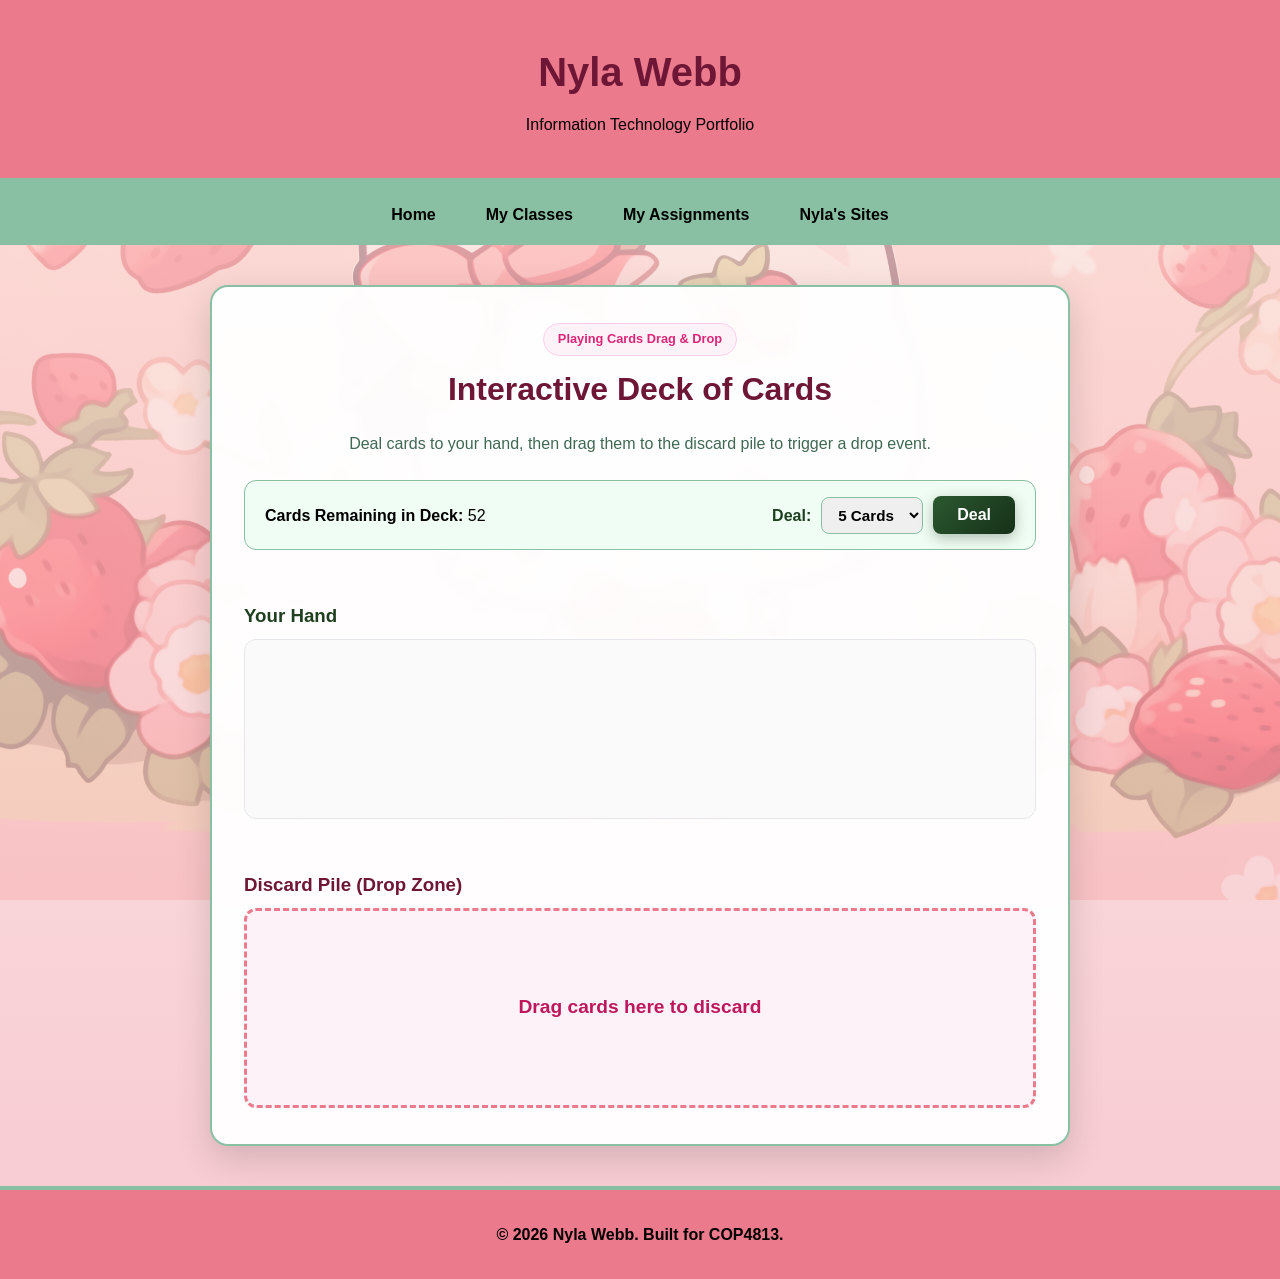
<file: assignment7.html>
<!DOCTYPE html>
<html lang="en">
<head>
  <meta charset="UTF-8" />
  <meta name="viewport" content="width=device-width, initial-scale=1.0" />
  <title>Nyla Webb | Assignment 7 - Drag & Drop</title>
  
  <link rel="stylesheet" href="theme.css" />

  <style>
    *, *::before, *::after {
      box-sizing: border-box;
    }

    body {
      font-family: "Segoe UI", Tahoma, Geneva, Verdana, sans-serif;
      margin: 0;
      padding: 0;
      line-height: 1.6;
      background: linear-gradient(rgba(252, 227, 217, 0.65), rgba(235, 122, 141, 0.4)),
                  url('hello kitty straw.jpg') no-repeat center center fixed;
      background-size: cover;
    }

    .game-card {
      background: rgba(255, 255, 255, 0.96);
      backdrop-filter: blur(6px);
      max-width: 900px;
      width: 100%;
      margin: 2.5rem auto;
      padding: 2.25rem 2rem;
      border-radius: 18px;
      border: 2px solid var(--primary-green, #89bfa3);
      box-shadow: 0 12px 35px rgba(0, 0, 0, 0.15);
    }

    .header-section {
      text-align: center;
      margin-bottom: 1.5rem;
    }

    .badge {
      display: inline-block;
      background-color: #fdf2f8;
      color: #db2777;
      font-weight: 800;
      font-size: 0.8rem;
      padding: 5px 14px;
      border-radius: 9999px;
      border: 1.5px solid #fbcfe8;
      margin-bottom: 8px;
    }

    h1 {
      color: var(--heading-dark, #6e1635);
      margin: 0 0 0.35rem 0;
      font-size: 2rem;
      font-weight: 800;
    }

    /* Game Area Styles */
    .table-layout {
      display: flex;
      flex-direction: column;
      gap: 2rem;
      margin-top: 1.5rem;
    }

    .controls {
      display: flex;
      justify-content: space-between;
      align-items: center;
      background: #f0fdf4;
      padding: 15px 20px;
      border-radius: 12px;
      border: 1.5px solid var(--primary-green, #89bfa3);
    }

    button.btn-deal {
      background: linear-gradient(135deg, #2b5930, #163018);
      color: #ffffff;
      padding: 10px 24px;
      font-size: 1rem;
      font-weight: 700;
      border: none;
      border-radius: 8px;
      cursor: pointer;
      box-shadow: 0 4px 14px rgba(22, 48, 24, 0.3);
      transition: transform 0.1s ease;
    }

    button.btn-deal:hover {
      transform: translateY(-2px);
    }

    button.btn-deal:disabled {
      background: #9ca3af;
      cursor: not-allowed;
      box-shadow: none;
    }

    /* Player Hand Area */
    .hand-area {
      min-height: 180px;
      background: #fafafa;
      border: 1.5px solid #e5e7eb;
      border-radius: 12px;
      padding: 15px;
      display: flex;
      flex-wrap: wrap;
      gap: 10px;
    }

    /* Discard Drop Zone */
    .discard-zone {
      min-height: 200px;
      background: #fdf2f8;
      border: 3px dashed #eb7a8d;
      border-radius: 12px;
      display: flex;
      flex-wrap: wrap;
      align-items: center;
      justify-content: center;
      gap: 10px;
      padding: 15px;
      position: relative;
      transition: background-color 0.2s, border-color 0.2s;
    }

    .discard-zone.drag-over {
      background: #fbcfe8;
      border-color: #db2777;
    }

    .discard-placeholder {
      position: absolute;
      color: #be185d;
      font-weight: 800;
      font-size: 1.2rem;
      pointer-events: none;
      text-align: center;
    }

    /* Draggable Card Images */
    .playing-card {
      width: 100px;
      height: 140px;
      object-fit: cover;
      border-radius: 6px;
      box-shadow: 0 4px 6px rgba(0,0,0,0.1);
      cursor: grab;
      background-color: #fff;
    }

    .playing-card:active {
      cursor: grabbing;
    }

    /* Event Notification Banner */
    #eventBanner {
      display: none;
      background: #dcfce7;
      color: #15803d;
      border: 1.5px solid #bbf7d0;
      padding: 10px;
      border-radius: 8px;
      font-weight: 700;
      text-align: center;
      margin-top: 1rem;
    }

  </style>
</head>
<body>

    <header>
        <h1>Nyla Webb</h1>
        <p>Information Technology Portfolio</p>
    </header>

    <nav aria-label="Main Navigation">
        <ul>
            <li><a href="index.html">Home</a></li>
            <li><a href="#">My Classes</a>
                <ul><li><a href="index.html">COP4813</a></li></ul>
            </li>
            <li><a href="#">My Assignments</a>
                <ul>
                    <li><a href="assignment1.html">Assignment 1</a></li>
                    <li><a href="index.html">Assignment 2</a></li>
                    <li><a href="assignment3.html">Assignment 3</a></li>
                    <li><a href="assignment4.html">Assignment 4</a></li>
                    <li><a href="assignment5.html">Assignment 5</a></li>
                    <li><a href="assignment6.html">Assignment 6</a></li>
                    <li><a href="assignment7.html">Assignment 7</a></li>
					<li><a href="assignment9.html">Assignment 9</a></li>
					<li><a href="assignment10.html">Assignment 10</a></li>
					<li><a href="assignment11.html">Assignment 11</a></li>
					<li><a href="assignment12.html">Assignment 12</a></li>
					<li><a href="assignment13.html">Assignment 13</a></li>
                </ul>
            </li>
            <li><a href="#">Nyla's Sites</a>
                <ul>
                    <li><a href="https://www.spotify.com" target="_blank">Spotify</a></li>
                    <li><a href="https://www.youtube.com" target="_blank">YouTube</a></li>
                </ul>
            </li>
        </ul>
    </nav>

    <main>
      <div class="game-card">
        <div class="header-section">
          <span class="badge">Playing Cards Drag & Drop</span>
          <h1>Interactive Deck of Cards</h1>
          <p class="subtitle" style="color: var(--deep-green);">Deal cards to your hand, then drag them to the discard pile to trigger a drop event.</p>
        </div>

        <div class="table-layout">
          
          <!-- Controls -->
          <div class="controls">
            <div><strong>Cards Remaining in Deck:</strong> <span id="deckCount">52</span></div>
            
            <div style="display: flex; gap: 10px; align-items: center;">
              <label for="dealAmount" style="font-weight: 700; color: #1e3f20;">Deal:</label>
              <select id="dealAmount" style="padding: 8px 12px; border-radius: 8px; border: 1.5px solid #89bfa3; font-size: 0.95rem; font-weight: 700; outline: none;">
                <option value="1">1 Card</option>
                <option value="3">3 Cards</option>
                <option value="5" selected>5 Cards</option>
              </select>
              <button id="dealBtn" class="btn-deal">Deal</button>
            </div>
          </div>

          <!-- Player's Hand -->
          <div>
            <h3 style="margin-bottom: 0.5rem; color: #1e3f20;">Your Hand</h3>
            <div id="playerHand" class="hand-area"></div>
          </div>

          <!-- Discard Pile -->
          <div>
            <h3 style="margin-bottom: 0.5rem; color: #6e1635;">Discard Pile (Drop Zone)</h3>
            <div id="discardPile" class="discard-zone">
              <div id="placeholderText" class="discard-placeholder">Drag cards here to discard</div>
            </div>
            <!-- Proof of event trigger -->
            <div id="eventBanner">Card Discarded</div>
          </div>

        </div>
      </div>
    </main>

    <footer>
        <p>&copy; 2026 Nyla Webb. Built for COP4813.</p>
    </footer>

    <script>
      // 1. Initialize and Shuffle the Deck using new naming scheme
      let deck = [];
      const suits = ['S', 'C', 'H', 'D']; 
      const ranks = ['A', '2', '3', '4', '5', '6', '7', '8', '9', '10', 'J', 'Q', 'K'];
      
      // Build the 52 card file names (e.g., AS.jpg, 10C.jpg, KD.jpg)
      for (let s of suits) {
        for (let r of ranks) {
          deck.push(r + s + '.jpg');
        }
      }

      // Randomize the array (Fisher-Yates shuffle algorithm)
      for (let i = deck.length - 1; i > 0; i--) {
        const j = Math.floor(Math.random() * (i + 1));
        [deck[i], deck[j]] = [deck[j], deck[i]];
      }

      // Elements
      const dealBtn = document.getElementById('dealBtn');
      const playerHand = document.getElementById('playerHand');
      const discardPile = document.getElementById('discardPile');
      const placeholderText = document.getElementById('placeholderText');
      const deckCount = document.getElementById('deckCount');
      const eventBanner = document.getElementById('eventBanner');

     // 2. Deal Cards
      dealBtn.addEventListener('click', () => {
        // Find out how many cards the user wants to deal
        const amountToDeal = parseInt(document.getElementById('dealAmount').value);

        // Loop to deal that many cards
        for (let i = 0; i < amountToDeal; i++) {
          // Stop immediately if the deck runs out of cards mid-deal
          if (deck.length === 0) break; 

          // Pop the top card from the deck array
          const cardFile = deck.pop();
          deckCount.textContent = deck.length;

          // Create the image element
          const img = document.createElement('img');
          img.src = 'cards/' + cardFile; 
          img.className = 'playing-card';
          img.draggable = true;
          // Add 'i' to the ID to ensure it stays unique even when dealt at the exact same millisecond
          img.id = 'card_' + Date.now() + '_' + i; 

          img.alt = cardFile;
          img.onerror = function() {
              this.onerror = null;
              this.src = 'https://via.placeholder.com/100x140.png?text=' + cardFile;
          };

          // HTML5 Drag Start Event
          img.addEventListener('dragstart', (e) => {
            e.dataTransfer.setData('text/plain', e.target.id);
            setTimeout(() => e.target.style.opacity = '0.5', 0);
          });

          img.addEventListener('dragend', (e) => {
            e.target.style.opacity = '1'; 
          });

          playerHand.appendChild(img);
        }

        // Disable button if the deck is fully empty
        if (deck.length === 0) {
          dealBtn.disabled = true;
          dealBtn.textContent = 'Deck Empty';
        }
      });

      // 3. Drop Zone Events
      // Allow dropping by preventing default behavior
      discardPile.addEventListener('dragover', (e) => {
        e.preventDefault();
      });

      // The discard pile
      discardPile.addEventListener('dragenter', (e) => {
        e.preventDefault();
        discardPile.classList.add('drag-over');
      });

      discardPile.addEventListener('dragleave', (e) => {
        discardPile.classList.remove('drag-over');
      });

      // The triggered Drop Event
      discardPile.addEventListener('drop', (e) => {
        e.preventDefault();
        discardPile.classList.remove('drag-over');
        placeholderText.style.display = 'none';

        // Retrieve the ID of the dragged card
        const cardId = e.dataTransfer.getData('text/plain');
        const draggedCard = document.getElementById(cardId);

        if (draggedCard) {
          // Move the card from the hand to the discard pile
          discardPile.appendChild(draggedCard);

          // Fulfill assignment requirement: Let the professor know an event triggered!
          eventBanner.style.display = 'block';
          
          // Hide the banner after 2.5 seconds
          setTimeout(() => {
            eventBanner.style.display = 'none';
          }, 2500);
        }
      });
    </script>
</body>
</html>
</file>
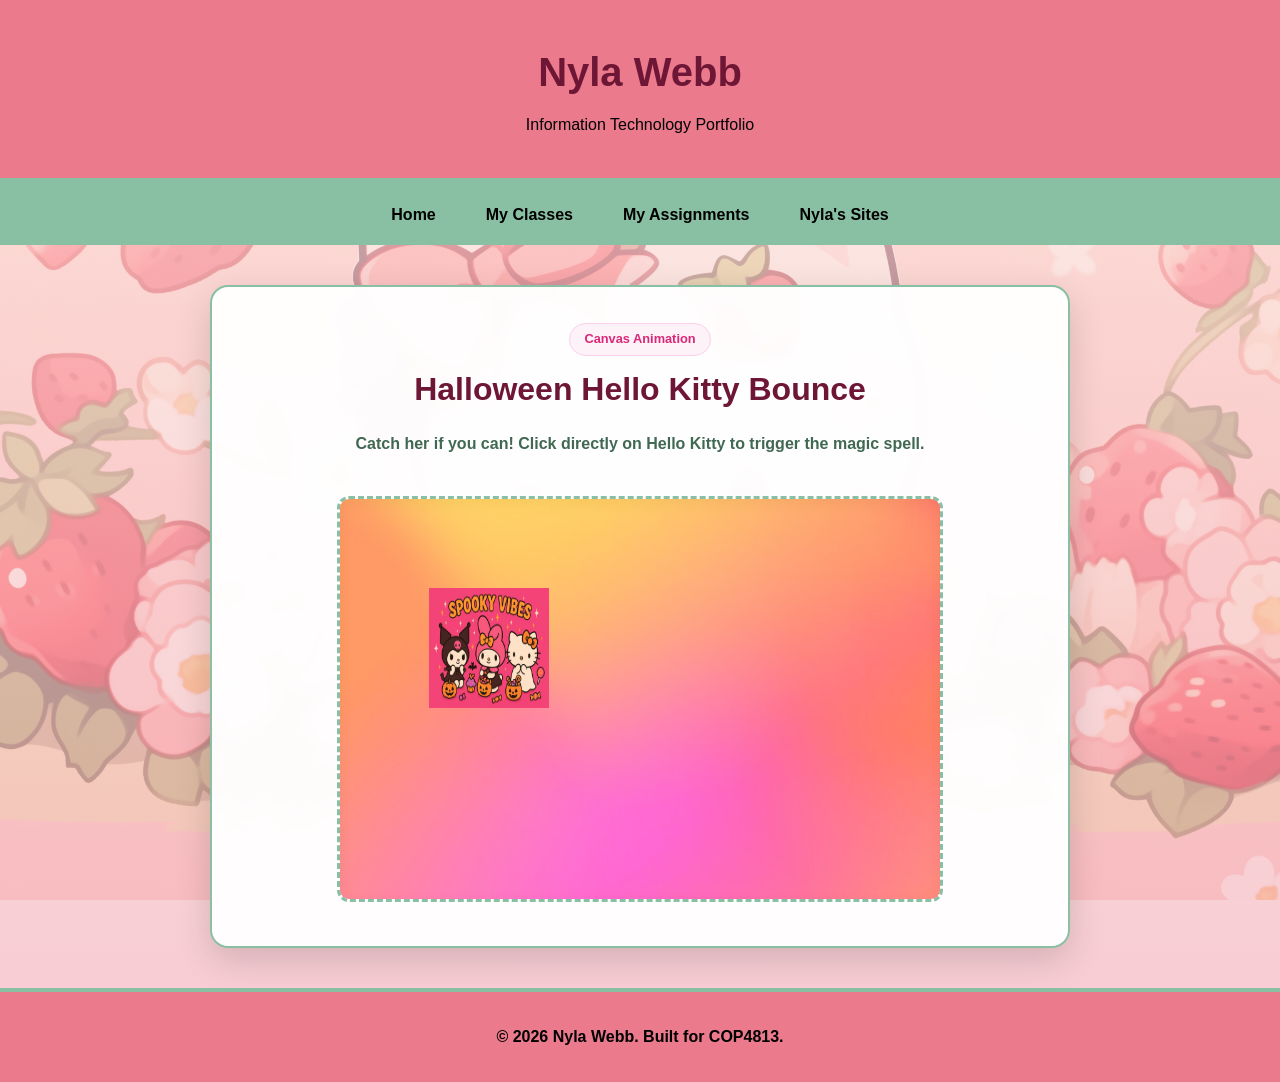
<file: assignment9.html>
<!DOCTYPE html>
<html lang="en">
<head>
  <meta charset="UTF-8" />
  <meta name="viewport" content="width=device-width, initial-scale=1.0" />
  <title>Nyla Webb | Assignment 9 - Animation</title>
  
  <link rel="stylesheet" href="theme.css" />

  <style>
    *, *::before, *::after {
      box-sizing: border-box;
    }

    body {
      font-family: "Segoe UI", Tahoma, Geneva, Verdana, sans-serif;
      margin: 0;
      padding: 0;
      line-height: 1.6;
      background: linear-gradient(rgba(252, 227, 217, 0.65), rgba(235, 122, 141, 0.4)),
                  url('hello kitty straw.jpg') no-repeat center center fixed;
      background-size: cover;
    }

    .game-card {
      background: rgba(255, 255, 255, 0.96);
      backdrop-filter: blur(6px);
      max-width: 900px;
      width: 100%;
      margin: 2.5rem auto;
      padding: 2.25rem 2rem;
      border-radius: 18px;
      border: 2px solid var(--primary-green, #89bfa3);
      box-shadow: 0 12px 35px rgba(0, 0, 0, 0.15);
      text-align: center;
    }

    .badge {
      display: inline-block;
      background-color: #fdf2f8;
      color: #db2777;
      font-weight: 800;
      font-size: 0.8rem;
      padding: 5px 14px;
      border-radius: 9999px;
      border: 1.5px solid #fbcfe8;
      margin-bottom: 8px;
    }

    h1 {
      color: var(--heading-dark, #6e1635);
      margin: 0 0 0.35rem 0;
      font-size: 2rem;
      font-weight: 800;
    }

    /* canvas area styling - white base so the translucent background looks bright */
    canvas {
      background: #ffffff; 
      border: 3px dashed var(--primary-green, #89bfa3);
      border-radius: 12px;
      margin-top: 1.5rem;
      box-shadow: inset 0 4px 15px rgba(0,0,0,0.1);
      cursor: crosshair;
    }

    /* banner that pops up when you click her */
    #eventBanner {
      display: none;
      background: #ffedd5;
      color: #c2410c;
      border: 1.5px solid #fdba74;
      padding: 12px;
      border-radius: 8px;
      font-weight: 700;
      margin-top: 1rem;
    }
  </style>
</head>
<body>

    <header>
        <h1>Nyla Webb</h1>
        <p>Information Technology Portfolio</p>
    </header>

    <nav aria-label="Main Navigation">
        <ul>
            <li><a href="index.html">Home</a></li>
            <li><a href="#">My Classes</a>
                <ul><li><a href="index.html">COP4813</a></li></ul>
            </li>
            <li><a href="#">My Assignments</a>
                <ul>
                    <li><a href="assignment1.html">Assignment 1</a></li>
                    <li><a href="index.html">Assignment 2</a></li>
                    <li><a href="assignment3.html">Assignment 3</a></li>
                    <li><a href="assignment4.html">Assignment 4</a></li>
                    <li><a href="assignment5.html">Assignment 5</a></li>
                    <li><a href="assignment6.html">Assignment 6</a></li>
                    <li><a href="assignment7.html">Assignment 7</a></li>
                    <li><a href="assignment9.html">Assignment 9</a></li>
					<li><a href="assignment10.html">Assignment 10</a></li>
					<li><a href="assignment11.html">Assignment 11</a></li>
					<li><a href="assignment12.html">Assignment 12</a></li>
					<li><a href="assignment13.html">Assignment 13</a></li>
                </ul>
            </li>
            <li><a href="#">Nyla's Sites</a>
                <ul>
                    <li><a href="https://www.spotify.com" target="_blank">Spotify</a></li>
                    <li><a href="https://www.youtube.com" target="_blank">YouTube</a></li>
                </ul>
            </li>
        </ul>
    </nav>

    <main>
      <div class="game-card">
        <span class="badge">Canvas Animation</span>
        <h1>Halloween Hello Kitty Bounce</h1>
        <p style="color: var(--deep-green); font-weight: 600;">Catch her if you can! Click directly on Hello Kitty to trigger the magic spell.</p>
        
        <!-- banner for grading proof -->
        <div id="eventBanner">🔮 MAGIC SPELL CAST!</div>

        <!-- shrunk the canvas down so the animation feels a bit tighter -->
        <canvas id="animCanvas" width="600" height="400"></canvas>
      </div>
    </main>

    <footer>
        <p>&copy; 2026 Nyla Webb. Built for COP4813.</p>
    </footer>

    <script>
      // grab the canvas
      const canvas = document.getElementById('animCanvas');
      const ctx = canvas.getContext('2d');
      
      // force high-quality rendering
      ctx.imageSmoothingEnabled = true;
      ctx.imageSmoothingQuality = 'high';

      // load background image
      const bgImg = new Image();
      bgImg.src = 'assignment9 background.png'; 

      // load kitty image
      const kittyImg = new Image();
      kittyImg.src = 'hello kitty halloween.png'; 

      // starting position
      let x = 50;           
      let y = 50;           
      let dx = 1.5;           
      let dy = 1.5;           
      
      // flexible size - scaled down to match the smaller canvas
      let currentSize = 120;   
      let targetSize = 120;    
      let isSpooked = false;   

      // main animation loop
      function draw() {
        // wipe the canvas clean every frame
        ctx.clearRect(0, 0, canvas.width, canvas.height);

        // draw the background image at 60% opacity so it is light and translucent
        ctx.globalAlpha = 0.6;
        ctx.drawImage(bgImg, 0, 0, canvas.width, canvas.height);
        
        // reset opacity back to 100% for Hello Kitty
        ctx.globalAlpha = 1.0;

        // growing/shrinking animation logic
        if (currentSize < targetSize) currentSize += 8; // grow fast
        if (currentSize > targetSize) currentSize -= 4; // shrink slower

        // when clicked, flash the background pink
        if (isSpooked) {
          ctx.fillStyle = "rgba(255, 105, 180, 0.2)"; // hot pink flash
          ctx.fillRect(0, 0, canvas.width, canvas.height);
        }

        // draw the kitty at the current x, y spot with the flexible size
        // Math.round() prevents sub-pixel blurring when moving
        ctx.drawImage(kittyImg, Math.round(x), Math.round(y), Math.round(currentSize), Math.round(currentSize));

        // bump the coordinates for the next frame
        x += dx;
        y += dy;

        // reverse direction left or right
        if (x + currentSize > canvas.width) {
          x = canvas.width - currentSize; 
          dx = -dx; 
        } else if (x < 0) {
          x = 0;
          dx = -dx;
        }

        // reverse direction top or bottom
        if (y + currentSize > canvas.height) {
          y = canvas.height - currentSize;
          dy = -dy; 
        } else if (y < 0) {
          y = 0;
          dy = -dy;
        }

        // loop
        requestAnimationFrame(draw);
      }

      // make sure both images are loaded before starting
      let imagesLoaded = 0;
      function checkStart() {
        imagesLoaded++;
        if (imagesLoaded === 2) {
          draw();
        }
      }

      bgImg.onload = checkStart;
      kittyImg.onload = checkStart;

      // handle the mouse click event
      canvas.addEventListener('click', (event) => {
        const rect = canvas.getBoundingClientRect();
        const mouseX = event.clientX - rect.left;
        const mouseY = event.clientY - rect.top;

        // if the click is inside the kitty image bounds
        if (mouseX >= x && mouseX <= x + currentSize && mouseY >= y && mouseY <= y + currentSize) {
          
          dx = -dx;
          dy = -dy;

          // make her grow to 200px (big enough to notice, small enough to stay crisp!)
          targetSize = 200;
          isSpooked = true;

          // show the banner for event success
          const banner = document.getElementById('eventBanner');
          banner.style.display = 'block';

          // set a timer to shrink her back down and turn off effects after 2 seconds
          setTimeout(() => { 
            targetSize = 120; 
            isSpooked = false; 
            banner.style.display = 'none'; 
          }, 2000);
        }
      });
    </script>
</body>
</html>
</file>
<file: theme.css>
:root {
  --bg-color: #fce3d9; 
  --primary-pink: #eb7a8d; 
  --primary-green: #89bfa3; 
  --text-color: #000000; 
  --heading-dark: #6e1635;
  --deep-green: #406853;
  --error-color: #b00020;
}

/* sizing rule for form inputs boxes to be confined to page width */
*, *::before, *::after {
  box-sizing: border-box;
}

body {
  font-family: "Segoe UI", Tahoma, Geneva, Verdana, sans-serif;
  background-color: var(--bg-color);
  color: var(--text-color);
  margin: 0;
  padding: 0;
  line-height: 1.6;
}

header {
  background-color: var(--primary-pink);
  text-align: center;
  padding: 2.5rem 1rem;
  border-bottom: 6px solid var(--primary-green);
}

header h1 {
  margin: 0;
  font-size: 2.5rem;
}

header p {
  margin: 0.5rem 0 0 0;
}

nav {
  background-color: var(--primary-green);
  padding: 0.5rem;
}

nav ul {
  list-style-type: none;
  margin: 0;
  padding: 0;
  display: flex;
  justify-content: center;
  flex-wrap: wrap;
  gap: 20px;
}

nav ul li {
  position: relative; 
}

nav a {
  text-decoration: none;
  color: var(--text-color);
  font-weight: bold;
  padding: 10px 15px;
  display: block;
}

nav a:hover, nav a:focus {
  background-color: var(--primary-pink);
  border-radius: 5px;
}

nav ul ul {
  display: none;
  position: absolute;
  background-color: var(--primary-green);
  min-width: 150px;
  box-shadow: 0 4px 8px rgba(0,0,0,0.2);
  z-index: 100;
}

nav ul li:hover > ul {
  display: block;
}

main {
  max-width: 900px;
  margin: 2rem auto;
  padding: 0 20px;
}

section {
  background: white;
  padding: 20px;
  margin-bottom: 20px;
  border-radius: 10px;
  border: 2px solid var(--primary-pink);
  box-shadow: 0 4px 6px rgba(0,0,0,0.05);
}

h2 {
  color: var(--text-color);
  border-bottom: 2px dashed var(--primary-green);
  padding-bottom: 5px;
}

.profile-img {
  float: right;
  margin: 0 0 15px 15px;
  width: 150px;
  height: 150px;
  border-radius: 50%;
  border: 4px solid var(--primary-green);
  object-fit: cover;
}

footer {
  text-align: center;
  padding: 1rem;
  background-color: var(--primary-pink);
  border-top: 4px solid var(--primary-green);
  font-weight: bold;
}

/* ASSIGNMENT 3 */

.form-card {
  background: rgba(255, 255, 255, 0.95);
  backdrop-filter: blur(5px);
  max-width: 660px;
  width: 100%;
  margin: 2.5rem auto;
  padding: 2.25rem 2rem;
  border-radius: 18px;
  border: 2px solid var(--primary-green);
  box-shadow: 0 12px 35px rgba(0, 0, 0, 0.15);
  overflow: hidden; /* Prevents edge spilling */
  box-sizing: border-box;
}

.form-card h1 {
  color: var(--heading-dark);
  text-align: center;
  margin-bottom: 0.35rem;
  font-size: 2rem;
  font-weight: 800;
}

.form-card p.subtitle {
  text-align: center;
  font-size: 0.95rem;
  font-weight: 600;
  color: var(--deep-green);
  margin-bottom: 1.75rem;
}

.form-grid {
  display: grid;
  grid-template-columns: minmax(0, 1fr) minmax(0, 1fr);
  gap: 1.1rem;
  width: 100%;
  box-sizing: border-box;
}

.full-width {
  grid-column: span 2;
}

.form-group {
  display: flex;
  flex-direction: column;
  width: 100%;
  min-width: 0;
  box-sizing: border-box;
}

.form-group label {
  font-weight: 700;
  font-size: 0.88rem;
  margin-bottom: 0.35rem;
  color: var(--deep-green);
}

/* input containment */
.form-group input, 
.form-group textarea {
  width: 100% !important;
  max-width: 100% !important;
  min-width: 0 !important;
  box-sizing: border-box !important;
  padding: 0.75rem;
  border: 1.5px solid var(--primary-green);
  border-radius: 8px;
  font-size: 0.95rem;
  background-color: #ffffff;
  color: var(--text-color);
  outline: none;
  transition: border-color 0.2s, box-shadow 0.2s;
}

.form-group input:focus, 
.form-group textarea:focus {
  border-color: var(--primary-pink);
  box-shadow: 0 0 0 3px rgba(235, 122, 141, 0.3);
}

.form-group textarea {
  resize: vertical;
  min-height: 100px;
}

.state-zip-row {
  display: flex;
  gap: 0.6rem;
  width: 100%;
  min-width: 0;
  box-sizing: border-box;
}

.state-zip-row > div {
  display: flex;
  flex-direction: column;
  min-width: 0;
  width: 100%;
  box-sizing: border-box;
}

.state-zip-row input {
  width: 100% !important;
  min-width: 0 !important;
  box-sizing: border-box !important;
}

.captcha-container {
  display: flex;
  align-items: center;
  gap: 0.5rem;
  margin-bottom: 0.4rem;
  width: 100%;
}

.captcha-badge {
  background: linear-gradient(135deg, #fce3d9, #89bfa3);
  color: var(--heading-dark);
  font-family: 'Courier New', Courier, monospace;
  font-size: 1.25rem;
  font-weight: 900;
  letter-spacing: 4px;
  padding: 0.45rem 0.85rem;
  border-radius: 6px;
  user-select: none;
  border: 1px dashed var(--deep-green);
  display: inline-block;
}

.btn-refresh {
  background: none;
  border: none;
  color: var(--deep-green);
  font-size: 1.3rem;
  cursor: pointer;
  padding: 0.2rem 0.5rem;
  line-height: 1;
}

.btn-refresh:hover {
  color: var(--heading-dark);
}

.error-msg {
  color: var(--error-color);
  font-size: 0.78rem;
  font-weight: 600;
  margin-top: 0.25rem;
  min-height: 1rem;
}

.btn-row {
  display: flex;
  gap: 1rem;
  margin-top: 1.5rem;
}

button.action-btn {
  flex: 1;
  padding: 0.85rem 1.2rem;
  font-size: 1rem;
  font-weight: 700;
  border: none;
  border-radius: 8px;
  cursor: pointer;
  transition: transform 0.15s ease, background-color 0.2s ease;
}

button.action-btn:hover {
  transform: translateY(-1px);
}

.btn-submit {
  background-color: var(--deep-green);
  color: #ffffff;
}

.btn-submit:hover {
  background-color: #2e4d3c;
}

.btn-confirm {
  background-color: var(--primary-pink);
  color: #ffffff;
}

.btn-confirm:hover {
  background-color: #d15d71;
}

.btn-secondary {
  background-color: #fce3d9;
  color: var(--heading-dark);
  border: 1.5px solid var(--primary-pink) !important;
}

.btn-secondary:hover {
  background-color: #fbd3c4;
}

#confirmation-card {
  display: none;
}

.review-table {
  width: 100%;
  border-collapse: collapse;
  margin: 1.25rem 0;
  table-layout: fixed;
}

.review-table th, .review-table td {
  padding: 0.75rem 0.5rem;
  border-bottom: 1px solid #e5e5e5;
  text-align: left;
  font-size: 0.93rem;
  word-wrap: break-word;
}

.review-table th {
  color: var(--deep-green);
  width: 35%;
  font-weight: 700;
}

@media (max-width: 640px) {
  .form-card {
    padding: 1.25rem;
  }
  .form-grid {
    grid-template-columns: 1fr;
  }
  .full-width {
    grid-column: span 1;
  }
}
</file>
<file: mobile.css>
/* mobile.css - Applied only on mobile devices */

/* Adjust the main body and layout margins for small screens */
body {
    padding: 10px;
    font-size: 16px; /* Larger base font for readability */
}

header {
    text-align: center;
    padding: 1rem;
}

header h1 {
    font-size: 1.8rem;
}

/* Adjust your content cards to use full width on mobile */
.game-card, .content-card {
    width: 100%;
    margin: 1rem auto;
    padding: 1.5rem 1rem;
    box-sizing: border-box;
}

/* 
  MOBILE NAVIGATION OVERHAUL
  Transforms the horizontal hover menu into a vertical, touch-friendly block list 
*/
nav[aria-label="Main Navigation"] {
    background: rgba(255, 255, 255, 0.95);
    border-radius: 12px;
    padding: 10px;
    margin-bottom: 1rem;
}

nav ul {
    display: flex;
    flex-direction: column; /* Stacks items vertically */
    padding: 0;
    margin: 0;
    gap: 8px;
}

nav ul li {
    width: 100%;
    position: relative;
}

/* Style the main touch targets to be larger */
nav ul li a {
    display: block;
    padding: 12px 15px;
    background: #fdf2f8;
    border: 1.5px solid #fbcfe8;
    border-radius: 8px;
    color: #db2777;
    font-weight: bold;
    text-decoration: none;
    text-align: center;
}

/* 
  Force dropdown menus to stay open on mobile. 
  Since phones don't have a "hover" state, nesting them statically underneath 
  their parent category is the best practice for accessibility.
*/
nav ul li ul {
    display: block; /* Overrides the display:none from desktop */
    position: static; /* Overrides absolute positioning so it doesn't float over text */
    background: transparent;
    box-shadow: none;
    padding-top: 5px;
    border: none;
}

/* Make nested submenu items slightly smaller and distinct */
nav ul li ul li a {
    background: #ffffff;
    border-color: #e5e7eb;
    color: #6e1635;
    font-size: 0.9rem;
    padding: 10px;
    margin-bottom: 4px;
}
</file>
